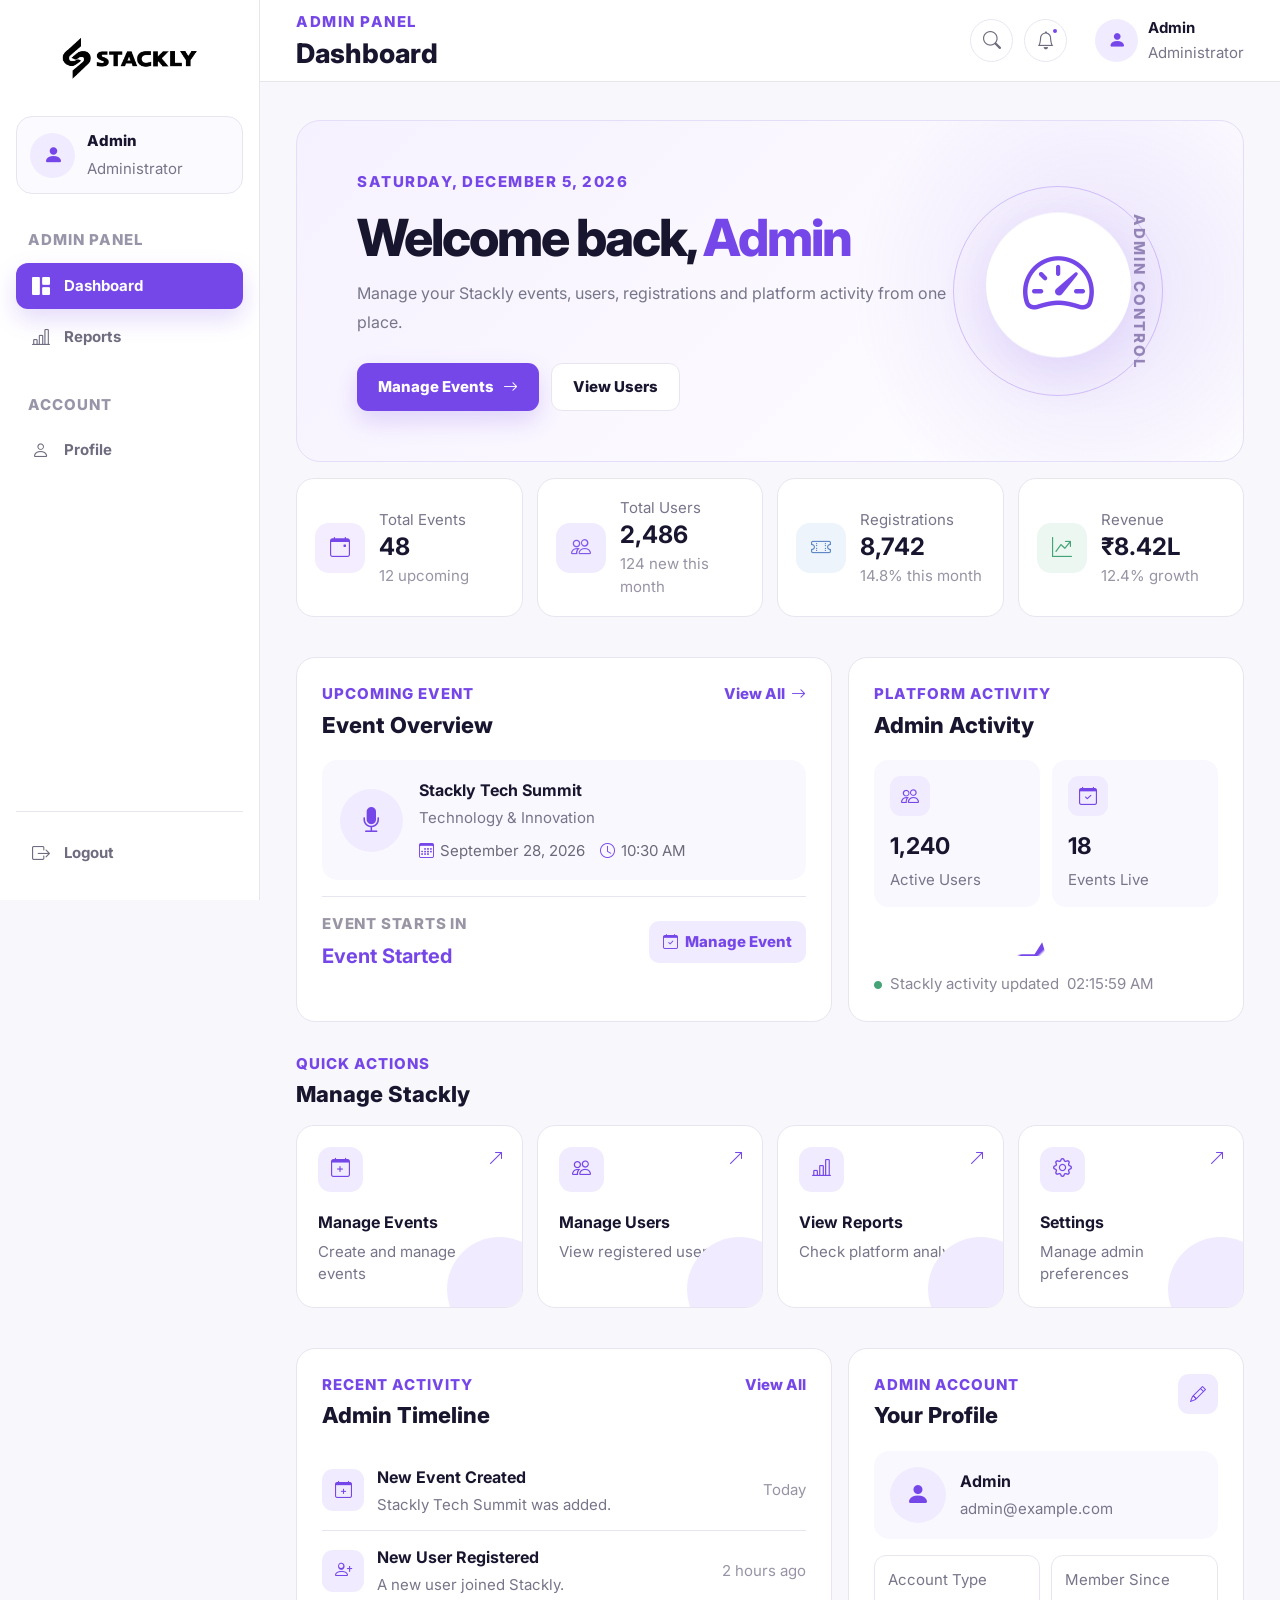
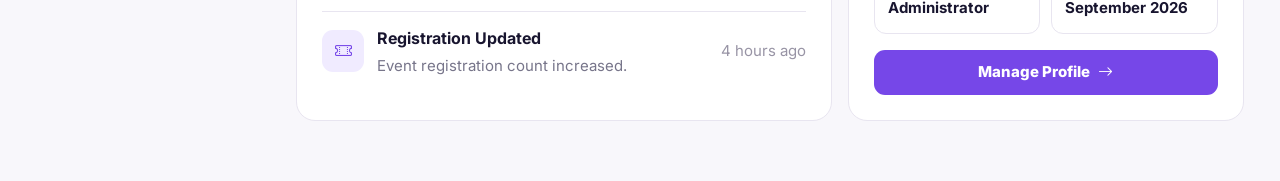
<file: admin-dashboard.html>
<!DOCTYPE html>
<html lang="en">

<head>

    <meta charset="UTF-8">

    <meta
        name="viewport"
        content="width=device-width, initial-scale=1.0"
    >

    <title>Stackly | Admin Dashboard</title>

    <link
        href="https://cdn.jsdelivr.net/npm/bootstrap@5.3.3/dist/css/bootstrap.min.css"
        rel="stylesheet"
    >

    <link
        href="https://cdn.jsdelivr.net/npm/bootstrap-icons@1.11.3/font/bootstrap-icons.min.css"
        rel="stylesheet"
    >

    <link
        href="https://fonts.googleapis.com/css2?family=Inter:wght@400;500;600;700;800&display=swap"
        rel="stylesheet"
    >

    <script src="https://cdn.jsdelivr.net/npm/gsap@3.12.5/dist/gsap.min.js"></script>

    <link
        rel="stylesheet"
        href="admin-dashboard.css"
    >

</head>


<body>

<div class="dashboard-wrapper">


    <aside
        class="dashboard-sidebar"
        id="dashboardSidebar"
    >

        <div class="sidebar-logo">

            <a href="admin-dashboard.html">

                <img
                    src="Assest/whitelogo.webp"
                    alt="Stackly Logo"
                >

            </a>

        </div>


        <div class="sidebar-user">

            <div class="sidebar-user-avatar">

                <i class="bi bi-person-fill"></i>

            </div>


            <div class="sidebar-user-info">

                <strong id="sidebarUserName">
                    Admin
                </strong>

                <span id="sidebarUserRole">
                    Administrator
                </span>

            </div>

        </div>


        <div class="sidebar-section-title">
            ADMIN PANEL
        </div>


        <nav class="sidebar-nav">

            <a
                href="admin-dashboard.html"
                class="sidebar-link active"
            >

                <i class="bi bi-grid-1x2-fill"></i>

                <span>
                    Dashboard
                </span>

            </a>




            <a
                href="reports.html"
                class="sidebar-link"
            >

                <i class="bi bi-bar-chart-line"></i>

                <span>
                    Reports
                </span>

            </a>

        </nav>


        <div class="sidebar-section-title">
            ACCOUNT
        </div>


        <nav class="sidebar-nav">

           


            <a
                href="profile.html"
                class="sidebar-link"
            >

                <i class="bi bi-person"></i>

                <span>
                    Profile
                </span>

            </a>

        </nav>


        <div class="sidebar-bottom">

            <a
                href="login.html"
                class="sidebar-link logout-link"
                id="logoutButton"
            >

                <i class="bi bi-box-arrow-right"></i>

                <span>
                    Logout
                </span>

            </a>

        </div>

    </aside>


    <div
        class="sidebar-overlay"
        id="sidebarOverlay"
    ></div>


    <main class="dashboard-main">


        <header class="dashboard-header">

            <div class="header-left">


                <button
                    type="button"
                    class="mobile-menu-button"
                    id="mobileMenuButton"
                    aria-label="Open navigation"
                    aria-expanded="false"
                >

                    <i class="bi bi-list"></i>

                </button>


                <a
                    href="admin-dashboard.html"
                    class="mobile-dashboard-logo"
                >

                    <img
                        src="Assest/whitelogo.webp"
                        alt="Stackly Logo"
                    >

                </a>


                <div class="dashboard-title">

                    <span>
                        ADMIN PANEL
                    </span>

                    <h1>
                        Dashboard
                    </h1>

                </div>

            </div>


            <div class="dashboard-header-actions">


                <a
                    href="error.html"
                    class="header-action"
                    aria-label="Search"
                >

                    <i class="bi bi-search"></i>

                </a>


                <a
                    href="error.html"
                    class="header-action notification-button"
                    aria-label="Notifications"
                >

                    <i class="bi bi-bell"></i>

                    <span></span>

                </a>


                <a
                    href="profile.html"
                    class="header-profile"
                >

                    <div class="header-profile-avatar">

                        <i class="bi bi-person-fill"></i>

                    </div>


                    <div>

                        <strong id="headerUserName">
                            Admin
                        </strong>

                        <small id="headerUserRole">
                            Administrator
                        </small>

                    </div>

                </a>

            </div>

        </header>


        <div class="dashboard-content">


            <section class="welcome-card">


                <div class="welcome-content">

                    <span
                        class="welcome-date"
                        id="currentDate"
                    >
                        TODAY
                    </span>


                    <h2>

                        Welcome back,

                        <span id="welcomeUser">
                            Admin
                        </span>

                    </h2>


                    <p>

                        Manage your Stackly events,
                        users, registrations and
                        platform activity from one place.

                    </p>


                    <div class="welcome-actions">

                        <a
                            href="error.html"
                            class="primary-button"
                        >

                            Manage Events

                            <i class="bi bi-arrow-right"></i>

                        </a>


                        <a
                            href="error.html"
                            class="secondary-button"
                        >

                            View Users

                        </a>

                    </div>

                </div>


                <div class="welcome-visual">

                    <div class="event-circle">

                        <i class="bi bi-speedometer2"></i>

                    </div>

                    <div class="event-ring"></div>

                    <span class="vertical-event-text">
                        ADMIN CONTROL
                    </span>

                </div>

            </section>


            <section class="dashboard-stats">


                <div class="stat-card">

                    <div class="stat-icon red">

                        <i class="bi bi-calendar-event"></i>

                    </div>


                    <div class="stat-content">

                        <span>
                            Total Events
                        </span>

                        <strong>
                            48
                        </strong>

                        <small>
                            12 upcoming
                        </small>

                    </div>

                </div>


                <div class="stat-card">

                    <div class="stat-icon purple">

                        <i class="bi bi-people"></i>

                    </div>


                    <div class="stat-content">

                        <span>
                            Total Users
                        </span>

                        <strong>
                            2,486
                        </strong>

                        <small>
                            124 new this month
                        </small>

                    </div>

                </div>


                <div class="stat-card">

                    <div class="stat-icon blue">

                        <i class="bi bi-ticket-perforated"></i>

                    </div>


                    <div class="stat-content">

                        <span>
                            Registrations
                        </span>

                        <strong>
                            8,742
                        </strong>

                        <small>
                            14.8% this month
                        </small>

                    </div>

                </div>


                <div class="stat-card">

                    <div class="stat-icon green">

                        <i class="bi bi-graph-up-arrow"></i>

                    </div>


                    <div class="stat-content">

                        <span>
                            Revenue
                        </span>

                        <strong>
                            ₹8.42L
                        </strong>

                        <small>
                            12.4% growth
                        </small>

                    </div>

                </div>


            </section>
            <br>


            <section class="dashboard-grid">


                <div class="dashboard-panel">


                    <div class="panel-heading">

                        <div>

                            <span>
                                UPCOMING EVENT
                            </span>

                            <h3>
                                Event Overview
                            </h3>

                        </div>


                        <a
                            href="error.html"
                            class="view-link"
                        >

                            View All

                            <i class="bi bi-arrow-right"></i>

                        </a>

                    </div>


                    <div class="event-main">

                        <div class="event-avatar">

                            <i class="bi bi-mic-fill"></i>

                        </div>


                        <div class="event-details">

                            <strong>
                                Stackly Tech Summit
                            </strong>

                            <span>
                                Technology & Innovation
                            </span>


                            <div class="event-info">

                                <span>

                                    <i class="bi bi-calendar3"></i>

                                    September 28, 2026

                                </span>


                                <span>

                                    <i class="bi bi-clock"></i>

                                    10:30 AM

                                </span>

                            </div>

                        </div>

                    </div>


                    <div class="event-countdown">

                        <div>

                            <span>
                                EVENT STARTS IN
                            </span>

                            <strong id="eventCountdown">
                                18d 04h 20m
                            </strong>

                        </div>


                        <a
                            href="error.html"
                            class="small-action"
                        >

                            <i class="bi bi-calendar-check"></i>

                            Manage Event

                        </a>

                    </div>


                </div>


                <div class="dashboard-panel">


                    <div class="panel-heading">

                        <div>

                            <span>
                                PLATFORM ACTIVITY
                            </span>

                            <h3>
                                Admin Activity
                            </h3>

                        </div>

                    </div>


                    <div class="activity-summary">


                        <div class="activity-metric">

                            <div class="metric-icon">

                                <i class="bi bi-people"></i>

                            </div>

                            <strong>
                                1,240
                            </strong>

                            <span>
                                Active Users
                            </span>

                        </div>


                        <div class="activity-metric">

                            <div class="metric-icon">

                                <i class="bi bi-calendar-check"></i>

                            </div>

                            <strong>
                                18
                            </strong>

                            <span>
                                Events Live
                            </span>

                        </div>

                    </div>


                    <div class="activity-line">

                        <div></div>

                    </div>


                    <div class="live-status">

                        <i class="bi bi-circle-fill"></i>

                        Stackly activity updated

                        <span id="liveTime">
                            just now
                        </span>

                    </div>

                </div>


            </section>


            <section class="quick-actions-section">


                <div class="section-heading">

                    <span>
                        QUICK ACTIONS
                    </span>

                    <h3>
                        Manage Stackly
                    </h3>

                </div>


                <div class="quick-actions">


                    <a
                        href="error.html"
                        class="quick-action-card"
                    >

                        <div class="quick-action-icon">

                            <i class="bi bi-calendar-plus"></i>

                        </div>

                        <strong>
                            Manage Events
                        </strong>

                        <span>
                            Create and manage events
                        </span>

                        <i class="bi bi-arrow-up-right action-arrow"></i>

                    </a>


                    <a
                        href="error.html"
                        class="quick-action-card"
                    >

                        <div class="quick-action-icon">

                            <i class="bi bi-people"></i>

                        </div>

                        <strong>
                            Manage Users
                        </strong>

                        <span>
                            View registered users
                        </span>

                        <i class="bi bi-arrow-up-right action-arrow"></i>

                    </a>


                    <a
                        href="error.html"
                        class="quick-action-card"
                    >

                        <div class="quick-action-icon">

                            <i class="bi bi-bar-chart-line"></i>

                        </div>

                        <strong>
                            View Reports
                        </strong>

                        <span>
                            Check platform analytics
                        </span>

                        <i class="bi bi-arrow-up-right action-arrow"></i>

                    </a>


                    <a
                        href="error.html"
                        class="quick-action-card"
                    >

                        <div class="quick-action-icon">

                            <i class="bi bi-gear"></i>

                        </div>

                        <strong>
                            Settings
                        </strong>

                        <span>
                            Manage admin preferences
                        </span>

                        <i class="bi bi-arrow-up-right action-arrow"></i>

                    </a>


                </div>

            </section>
            <br>


            <section class="dashboard-grid bottom-grid">


                <div class="dashboard-panel">


                    <div class="panel-heading">

                        <div>

                            <span>
                                RECENT ACTIVITY
                            </span>

                            <h3>
                                Admin Timeline
                            </h3>

                        </div>


                        <a
                            href="error.html"
                            class="view-link"
                        >
                            View All
                        </a>

                    </div>


                    <div class="activity-list">


                        <div class="activity-item">

                            <div class="activity-icon">

                                <i class="bi bi-calendar-plus"></i>

                            </div>


                            <div class="activity-info">

                                <strong>
                                    New Event Created
                                </strong>

                                <span>
                                    Stackly Tech Summit was added.
                                </span>

                            </div>


                            <small>
                                Today
                            </small>

                        </div>


                        <div class="activity-item">

                            <div class="activity-icon">

                                <i class="bi bi-person-plus"></i>

                            </div>


                            <div class="activity-info">

                                <strong>
                                    New User Registered
                                </strong>

                                <span>
                                    A new user joined Stackly.
                                </span>

                            </div>


                            <small>
                                2 hours ago
                            </small>

                        </div>


                        <div class="activity-item">

                            <div class="activity-icon">

                                <i class="bi bi-ticket-perforated"></i>

                            </div>


                            <div class="activity-info">

                                <strong>
                                    Registration Updated
                                </strong>

                                <span>
                                    Event registration count increased.
                                </span>

                            </div>


                            <small>
                                4 hours ago
                            </small>

                        </div>


                    </div>


                </div>


                <div class="dashboard-panel profile-panel">


                    <div class="panel-heading">

                        <div>

                            <span>
                                ADMIN ACCOUNT
                            </span>

                            <h3>
                                Your Profile
                            </h3>

                        </div>


                        <a
                            href="error.html"
                            class="profile-edit"
                        >

                            <i class="bi bi-pencil"></i>

                        </a>

                    </div>


                    <div class="profile-summary">

                        <div class="large-profile-avatar">

                            <i class="bi bi-person-fill"></i>

                        </div>


                        <div>

                            <strong id="profileUserName">
                                Admin
                            </strong>

                            <span id="profileEmail">
                                admin@example.com
                            </span>

                        </div>

                    </div>


                    <div class="profile-details">


                        <div>

                            <span>
                                Account Type
                            </span>

                            <strong id="profileRole">
                                Administrator
                            </strong>

                        </div>


                        <div>

                            <span>
                                Member Since
                            </span>

                            <strong>
                                September 2026
                            </strong>

                        </div>

                    </div>


                    <a
                        href="error.html"
                        class="profile-button"
                    >

                        Manage Profile

                        <i class="bi bi-arrow-right"></i>

                    </a>


                </div>


            </section>


        </div>


    </main>

</div>


<script src="admin-dashboard.js"></script>

</body>

</html>
</file>
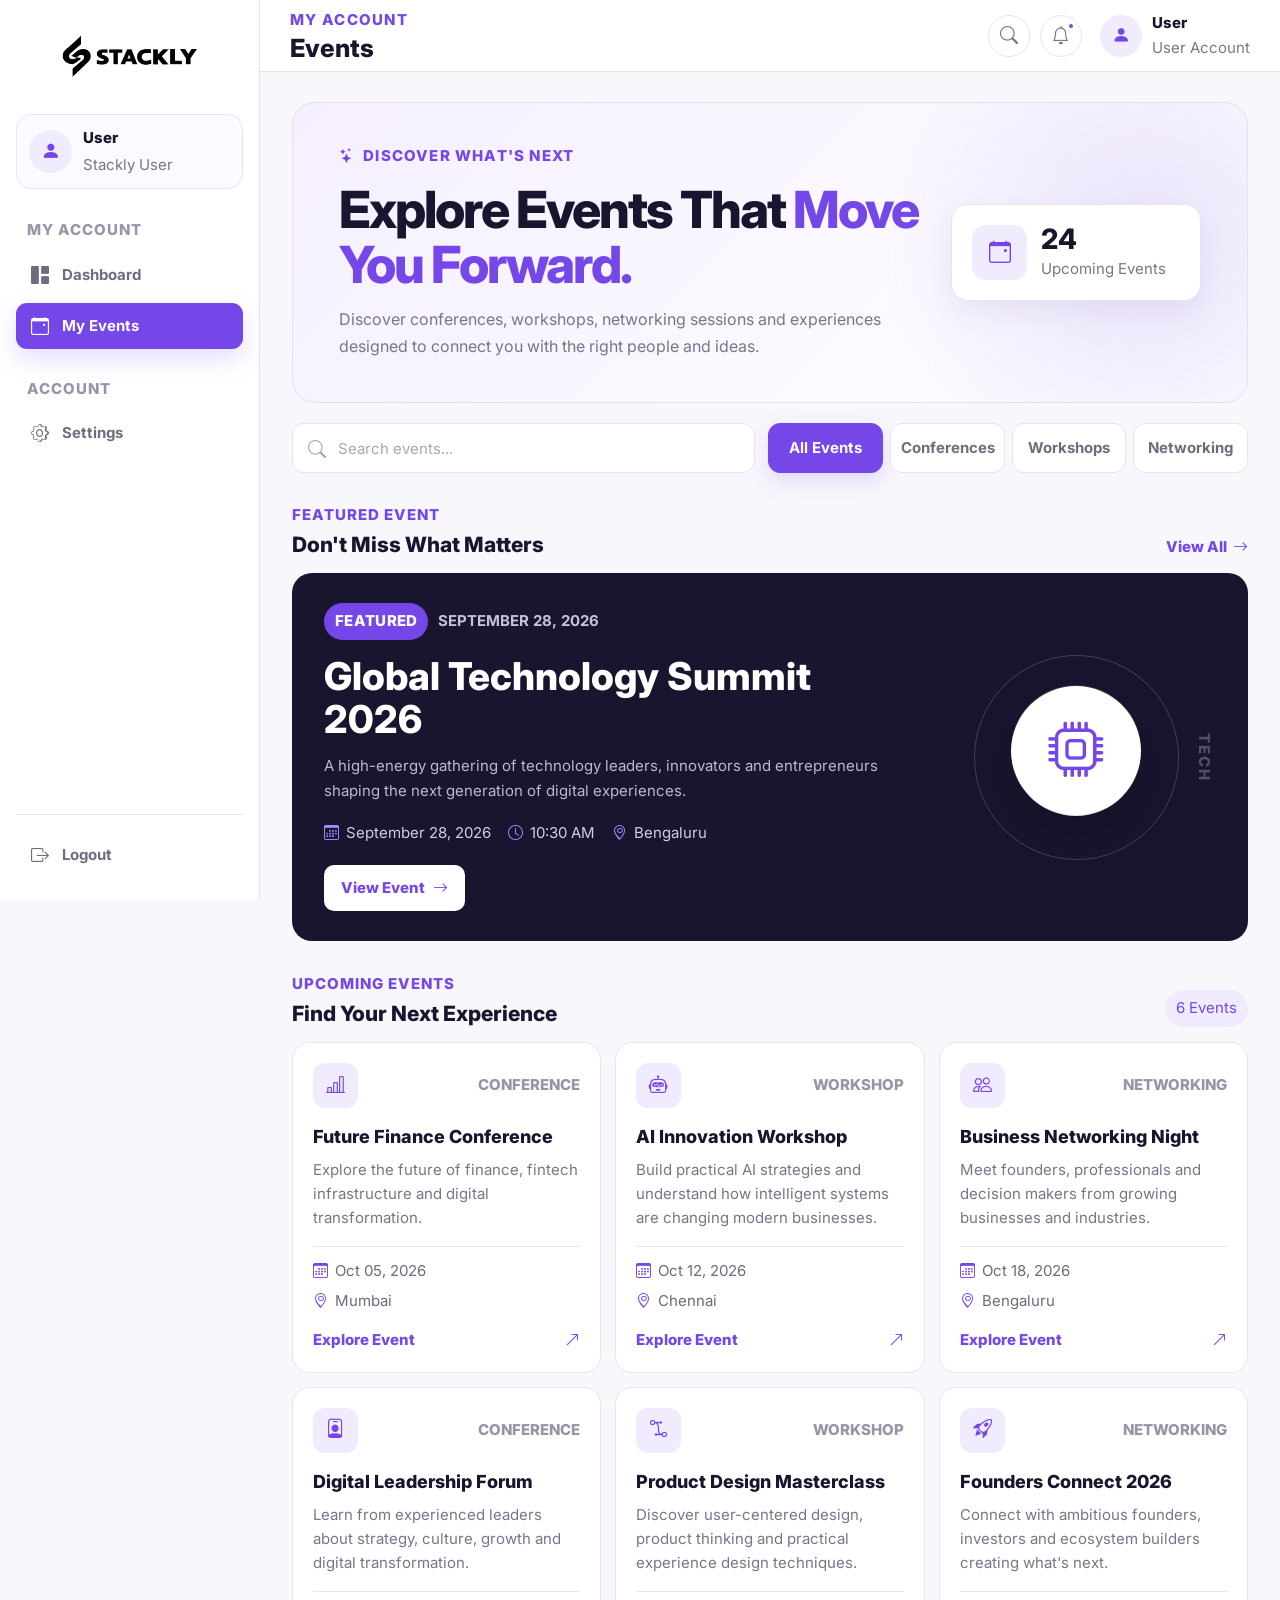
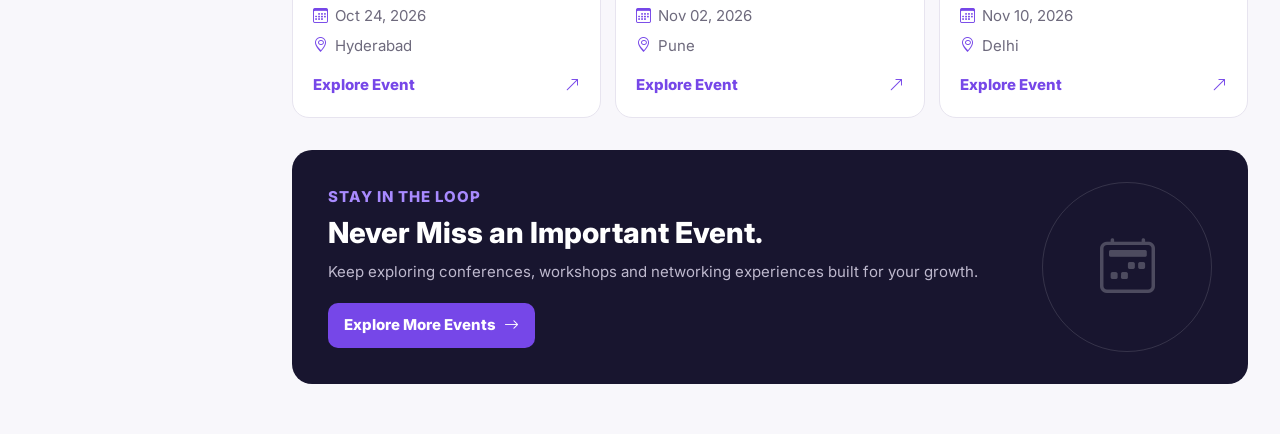
<file: eventpage.html>
<!DOCTYPE html>
<html lang="en">

<head>

    <meta charset="UTF-8">

    <meta
        name="viewport"
        content="width=device-width, initial-scale=1.0"
    >

    <meta
        name="description"
        content="Stackly Events"
    >

    <title>Stackly | Events</title>

    <link
        href="https://cdn.jsdelivr.net/npm/bootstrap@5.3.3/dist/css/bootstrap.min.css"
        rel="stylesheet"
    >

    <link
        href="https://cdn.jsdelivr.net/npm/bootstrap-icons@1.11.3/font/bootstrap-icons.min.css"
        rel="stylesheet"
    >

    <link
        href="https://fonts.googleapis.com/css2?family=Inter:wght@400;500;600;700;800&display=swap"
        rel="stylesheet"
    >

    <script src="https://cdn.jsdelivr.net/npm/gsap@3.12.5/dist/gsap.min.js"></script>

    <link
        rel="stylesheet"
        href="eventpage.css"
    >

</head>


<body>

<div class="events-wrapper">


    <aside
        class="events-sidebar"
        id="eventsSidebar"
    >

        <div class="events-sidebar-logo">

            <a href="user-dashboard.html">

                <img
                    src="Assest/whitelogo.webp"
                    alt="Stackly Logo"
                >

            </a>

        </div>


        <div class="events-sidebar-user">

            <div class="events-sidebar-avatar">

                <i class="bi bi-person-fill"></i>

            </div>

            <div class="events-sidebar-user-info">

                <strong id="sidebarUserName">
                    User
                </strong>

                <span>
                    Stackly User
                </span>

            </div>

        </div>


        <div class="events-sidebar-title">
            MY ACCOUNT
        </div>


        <nav class="events-sidebar-nav">

            <a
                href="user-dashboard.html"
                class="events-sidebar-link"
            >

                <i class="bi bi-grid-1x2-fill"></i>

                <span>
                    Dashboard
                </span>

            </a>


            <a
                href="eventpage.html"
                class="events-sidebar-link active"
            >

                <i class="bi bi-calendar-event"></i>

                <span>
                    My Events
                </span>

            </a>

        </nav>


        <div class="events-sidebar-title">
            ACCOUNT
        </div>


        <nav class="events-sidebar-nav">

            <a
                href="settings.html"
                class="events-sidebar-link"
            >

                <i class="bi bi-gear"></i>

                <span>
                    Settings
                </span>

            </a>

        </nav>


        <div class="events-sidebar-bottom">

            <a
                href="login.html"
                class="events-sidebar-link"
                id="logoutButton"
            >

                <i class="bi bi-box-arrow-right"></i>

                <span>
                    Logout
                </span>

            </a>

        </div>

    </aside>


    <div
        class="events-sidebar-overlay"
        id="eventsSidebarOverlay"
    ></div>


    <main class="events-main">


        <header class="events-header">

            <div class="events-header-left">

                <button
                    type="button"
                    class="events-mobile-menu"
                    id="eventsMobileMenu"
                    aria-label="Open navigation"
                    aria-expanded="false"
                >

                    <i class="bi bi-list"></i>

                </button>


                <a
                    href="user-dashboard.html"
                    class="events-mobile-logo"
                >

                    <img
                        src="Assest/whitelogo.webp"
                        alt="Stackly Logo"
                    >

                </a>


                <div class="events-page-title">

                    <span>
                        MY ACCOUNT
                    </span>

                    <h1>
                        Events
                    </h1>

                </div>

            </div>


            <div class="events-header-actions">

                <a
                    href="error.html"
                    class="events-header-action"
                    aria-label="Search"
                >

                    <i class="bi bi-search"></i>

                </a>


                <a
                    href="error.html"
                    class="events-header-action events-notification"
                    aria-label="Notifications"
                >

                    <i class="bi bi-bell"></i>

                    <span></span>

                </a>


                <a
                    href="error.html"
                    class="events-header-profile"
                >

                    <div class="events-header-avatar">

                        <i class="bi bi-person-fill"></i>

                    </div>

                    <div>

                        <strong id="headerUserName">
                            User
                        </strong>

                        <small>
                            User Account
                        </small>

                    </div>

                </a>

            </div>

        </header>


        <div class="events-content">


            <section class="events-intro">

                <div class="events-intro-content">

                    <span class="events-eyebrow">

                        <i class="bi bi-stars"></i>

                        DISCOVER WHAT'S NEXT

                    </span>


                    <h2>

                        Explore Events That

                        <span>
                            Move You Forward.
                        </span>

                    </h2>


                    <p>

                        Discover conferences, workshops,
                        networking sessions and experiences
                        designed to connect you with the right
                        people and ideas.

                    </p>

                </div>


                <div class="events-total-card">

                    <div class="events-total-icon">

                        <i class="bi bi-calendar-event"></i>

                    </div>

                    <div>

                        <strong>
                            24
                        </strong>

                        <span>
                            Upcoming Events
                        </span>

                    </div>

                </div>

            </section>


            <section class="events-toolbar">

                <div class="events-search">

                    <i class="bi bi-search"></i>

                    <input
                        type="search"
                        id="eventSearch"
                        placeholder="Search events..."
                        aria-label="Search events"
                    >

                </div>


                <div class="events-filters">

                    <button
                        type="button"
                        class="events-filter active"
                        data-filter="all"
                    >
                        All Events
                    </button>

                    <button
                        type="button"
                        class="events-filter"
                        data-filter="conference"
                    >
                        Conferences
                    </button>

                    <button
                        type="button"
                        class="events-filter"
                        data-filter="workshop"
                    >
                        Workshops
                    </button>

                    <button
                        type="button"
                        class="events-filter"
                        data-filter="networking"
                    >
                        Networking
                    </button>

                </div>

            </section>


            <section class="events-section">

                <div class="events-section-heading">

                    <div>

                        <span>
                            FEATURED EVENT
                        </span>

                        <h3>
                            Don't Miss What Matters
                        </h3>

                    </div>

                    <a
                        href="error.html"
                        class="events-view-link"
                    >
                        View All
                        <i class="bi bi-arrow-right"></i>
                    </a>

                </div>


                <article
                    class="featured-event"
                    data-category="conference"
                    data-title="global technology summit 2026"
                >

                    <div class="featured-event-content">

                        <div class="featured-event-top">

                            <span class="featured-tag">
                                FEATURED
                            </span>

                            <span class="featured-date">
                                SEPTEMBER 28, 2026
                            </span>

                        </div>


                        <h2>
                            Global Technology Summit 2026
                        </h2>


                        <p>

                            A high-energy gathering of technology
                            leaders, innovators and entrepreneurs
                            shaping the next generation of digital
                            experiences.

                        </p>


                        <div class="featured-details">

                            <span>

                                <i class="bi bi-calendar3"></i>

                                September 28, 2026

                            </span>


                            <span>

                                <i class="bi bi-clock"></i>

                                10:30 AM

                            </span>


                            <span>

                                <i class="bi bi-geo-alt"></i>

                                Bengaluru

                            </span>

                        </div>


                        <a
                            href="error.html"
                            class="events-primary-button"
                        >

                            View Event

                            <i class="bi bi-arrow-right"></i>

                        </a>

                    </div>


                    <div class="featured-event-visual">

                        <div class="featured-circle">

                            <i class="bi bi-cpu"></i>

                        </div>

                        <div class="featured-ring"></div>

                        <span>
                            TECH
                        </span>

                    </div>

                </article>

            </section>


            <section class="events-section upcoming-section">

                <div class="events-section-heading">

                    <div>

                        <span>
                            UPCOMING EVENTS
                        </span>

                        <h3>
                            Find Your Next Experience
                        </h3>

                    </div>

                    <span
                        class="events-result-count"
                        id="eventResultCount"
                    >
                        6 Events
                    </span>

                </div>


                <div
                    class="events-grid"
                    id="eventsGrid"
                >


                    <article
                        class="event-card"
                        data-category="conference"
                        data-title="future finance conference"
                    >

                        <div class="event-card-top">

                            <div class="event-card-icon">

                                <i class="bi bi-bar-chart-line"></i>

                            </div>

                            <span>
                                CONFERENCE
                            </span>

                        </div>


                        <h3>
                            Future Finance Conference
                        </h3>


                        <p>
                            Explore the future of finance,
                            fintech infrastructure and digital
                            transformation.
                        </p>


                        <div class="event-card-info">

                            <span>
                                <i class="bi bi-calendar3"></i>
                                Oct 05, 2026
                            </span>

                            <span>
                                <i class="bi bi-geo-alt"></i>
                                Mumbai
                            </span>

                        </div>


                        <a
                            href="error.html"
                            class="event-card-link"
                        >

                            Explore Event

                            <i class="bi bi-arrow-up-right"></i>

                        </a>

                    </article>


                    <article
                        class="event-card"
                        data-category="workshop"
                        data-title="ai innovation workshop"
                    >

                        <div class="event-card-top">

                            <div class="event-card-icon">

                                <i class="bi bi-robot"></i>

                            </div>

                            <span>
                                WORKSHOP
                            </span>

                        </div>


                        <h3>
                            AI Innovation Workshop
                        </h3>


                        <p>
                            Build practical AI strategies and
                            understand how intelligent systems
                            are changing modern businesses.
                        </p>


                        <div class="event-card-info">

                            <span>
                                <i class="bi bi-calendar3"></i>
                                Oct 12, 2026
                            </span>

                            <span>
                                <i class="bi bi-geo-alt"></i>
                                Chennai
                            </span>

                        </div>


                        <a
                            href="error.html"
                            class="event-card-link"
                        >

                            Explore Event

                            <i class="bi bi-arrow-up-right"></i>

                        </a>

                    </article>


                    <article
                        class="event-card"
                        data-category="networking"
                        data-title="business networking night"
                    >

                        <div class="event-card-top">

                            <div class="event-card-icon">

                                <i class="bi bi-people"></i>

                            </div>

                            <span>
                                NETWORKING
                            </span>

                        </div>


                        <h3>
                            Business Networking Night
                        </h3>


                        <p>
                            Meet founders, professionals and
                            decision makers from growing
                            businesses and industries.
                        </p>


                        <div class="event-card-info">

                            <span>
                                <i class="bi bi-calendar3"></i>
                                Oct 18, 2026
                            </span>

                            <span>
                                <i class="bi bi-geo-alt"></i>
                                Bengaluru
                            </span>

                        </div>


                        <a
                            href="error.html"
                            class="event-card-link"
                        >

                            Explore Event

                            <i class="bi bi-arrow-up-right"></i>

                        </a>

                    </article>


                    <article
                        class="event-card"
                        data-category="conference"
                        data-title="digital leadership forum"
                    >

                        <div class="event-card-top">

                            <div class="event-card-icon">

                                <i class="bi bi-person-badge"></i>

                            </div>

                            <span>
                                CONFERENCE
                            </span>

                        </div>


                        <h3>
                            Digital Leadership Forum
                        </h3>


                        <p>
                            Learn from experienced leaders about
                            strategy, culture, growth and digital
                            transformation.
                        </p>


                        <div class="event-card-info">

                            <span>
                                <i class="bi bi-calendar3"></i>
                                Oct 24, 2026
                            </span>

                            <span>
                                <i class="bi bi-geo-alt"></i>
                                Hyderabad
                            </span>

                        </div>


                        <a
                            href="error.html"
                            class="event-card-link"
                        >

                            Explore Event

                            <i class="bi bi-arrow-up-right"></i>

                        </a>

                    </article>


                    <article
                        class="event-card"
                        data-category="workshop"
                        data-title="product design masterclass"
                    >

                        <div class="event-card-top">

                            <div class="event-card-icon">

                                <i class="bi bi-bezier2"></i>

                            </div>

                            <span>
                                WORKSHOP
                            </span>

                        </div>


                        <h3>
                            Product Design Masterclass
                        </h3>


                        <p>
                            Discover user-centered design,
                            product thinking and practical
                            experience design techniques.
                        </p>


                        <div class="event-card-info">

                            <span>
                                <i class="bi bi-calendar3"></i>
                                Nov 02, 2026
                            </span>

                            <span>
                                <i class="bi bi-geo-alt"></i>
                                Pune
                            </span>

                        </div>


                        <a
                            href="error.html"
                            class="event-card-link"
                        >

                            Explore Event

                            <i class="bi bi-arrow-up-right"></i>

                        </a>

                    </article>


                    <article
                        class="event-card"
                        data-category="networking"
                        data-title="founders connect 2026"
                    >

                        <div class="event-card-top">

                            <div class="event-card-icon">

                                <i class="bi bi-rocket-takeoff"></i>

                            </div>

                            <span>
                                NETWORKING
                            </span>

                        </div>


                        <h3>
                            Founders Connect 2026
                        </h3>


                        <p>
                            Connect with ambitious founders,
                            investors and ecosystem builders
                            creating what's next.
                        </p>


                        <div class="event-card-info">

                            <span>
                                <i class="bi bi-calendar3"></i>
                                Nov 10, 2026
                            </span>

                            <span>
                                <i class="bi bi-geo-alt"></i>
                                Delhi
                            </span>

                        </div>


                        <a
                            href="error.html"
                            class="event-card-link"
                        >

                            Explore Event

                            <i class="bi bi-arrow-up-right"></i>

                        </a>

                    </article>


                </div>


                <div
                    class="events-empty"
                    id="eventsEmpty"
                >

                    <i class="bi bi-search"></i>

                    <h3>
                        No Events Found
                    </h3>

                    <p>
                        Try another search or choose a different category.
                    </p>

                </div>

            </section>


            <section class="events-cta">

                <div class="events-cta-content">

                    <span>
                        STAY IN THE LOOP
                    </span>

                    <h2>
                        Never Miss an Important Event.
                    </h2>

                    <p>
                        Keep exploring conferences, workshops and
                        networking experiences built for your growth.
                    </p>

                    <a
                        href="error.html"
                        class="events-cta-button"
                    >

                        Explore More Events

                        <i class="bi bi-arrow-right"></i>

                    </a>

                </div>


                <div class="events-cta-decoration">

                    <i class="bi bi-calendar2-week"></i>

                </div>

            </section>


        </div>

    </main>

</div>


<script src="eventspage.js"></script>

</body>

</html>
</file>
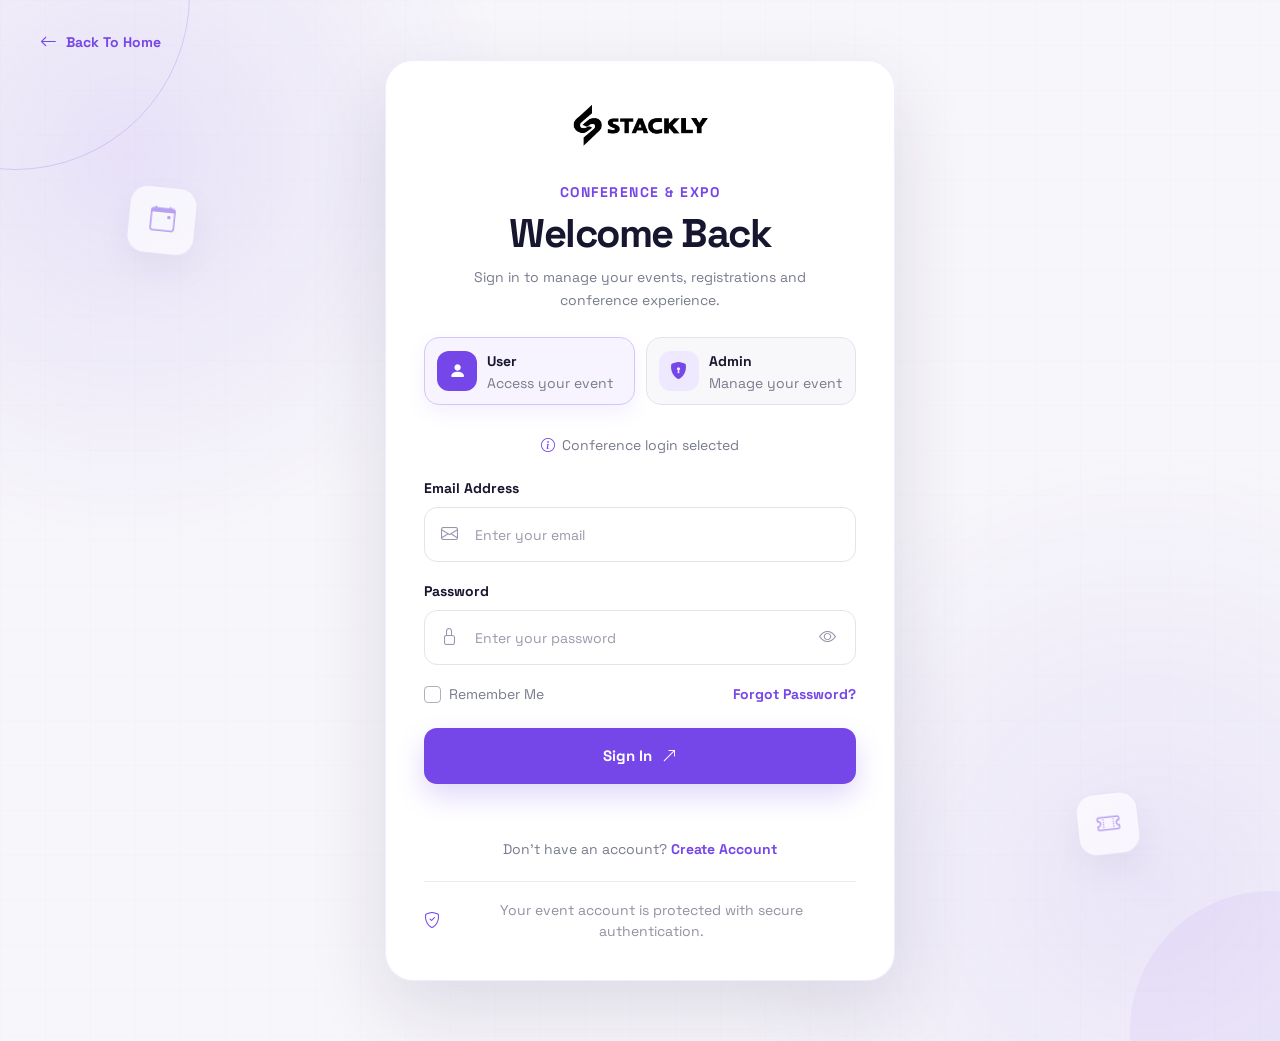
<file: login.html>
<!DOCTYPE html>
<html lang="en">

<head>

    <meta charset="UTF-8">

    <meta
        name="viewport"
        content="width=device-width, initial-scale=1.0"
    >

    <title>Login | Stackly</title>


    <link
        href="https://cdn.jsdelivr.net/npm/bootstrap@5.3.3/dist/css/bootstrap.min.css"
        rel="stylesheet"
    >

    <link
        rel="stylesheet"
        href="https://cdn.jsdelivr.net/npm/bootstrap-icons@1.11.3/font/bootstrap-icons.min.css"
    >

    <link
        href="https://fonts.googleapis.com/css2?family=Space+Grotesk:wght@400;500;600;700&display=swap"
        rel="stylesheet"
    >

    <script src="https://cdn.jsdelivr.net/npm/gsap@3.12.5/dist/gsap.min.js"></script>

    <link
        rel="stylesheet"
        href="login.css"
    >

</head>


<body>


<main class="stackly-login-page">


    <div class="stackly-login-bg-circle stackly-login-bg-one"></div>

    <div class="stackly-login-bg-circle stackly-login-bg-two"></div>

    <div class="stackly-login-grid"></div>


    <a
        href="index.html"
        class="stackly-login-back"
    >

        <i class="bi bi-arrow-left"></i>

        <span>
            Back To Home
        </span>

    </a>


    <div class="stackly-login-floating stackly-login-floating-one">
        <i class="bi bi-calendar-event"></i>
    </div>


    <div class="stackly-login-floating stackly-login-floating-two">
        <i class="bi bi-ticket-perforated"></i>
    </div>


    <section class="stackly-login-card">

<div class="stackly-login-brand">

     <a href="index.html"> <img
        src="Assest/whitelogo.webp"
        alt="Stackly"
        class="stackly-login-logo"
    >
    </a>

</div>


        <div class="stackly-login-heading">

            <span>
                CONFERENCE & EXPO
            </span>

            <h1>
                Welcome Back
            </h1>

            <p>
                Sign in to manage your events,
                registrations and conference experience.
            </p>

        </div>


    <div class="stackly-login-role-switch">

    <button
        type="button"
        class="stackly-role-btn active"
        data-role="User"
    >

        <span class="stackly-role-icon">
            <i class="bi bi-person-fill"></i>
        </span>

        <span class="stackly-role-content">
            <strong>User</strong>
            <small>Access your event</small>
        </span>

    </button>


    <button
        type="button"
        class="stackly-role-btn"
        data-role="Admin"
    >

        <span class="stackly-role-icon">
            <i class="bi bi-shield-lock-fill"></i>
        </span>

        <span class="stackly-role-content">
            <strong>Admin</strong>
            <small>Manage your event</small>
        </span>

    </button>

</div>


        <div class="stackly-login-event-label">

            <i class="bi bi-info-circle"></i>

            <span id="selectedEventText">
                Conference login selected
            </span>

        </div>


       


        <form
            id="stacklyLoginForm"
            class="stackly-login-form"
            novalidate
        >


            <div class="stackly-form-group">

                <label for="stacklyEmail">
                    Email Address
                </label>

                <div class="stackly-input-wrapper">

                    <i class="bi bi-envelope"></i>

                    <input
                        type="email"
                        id="stacklyEmail"
                        placeholder="Enter your email"
                        autocomplete="email"
                        maxlength="100"
                        required
                    >

                </div>

                <small class="stackly-field-error">
                    Please enter a valid email address.
                </small>

            </div>


            <div class="stackly-form-group">

                <label for="stacklyPassword">
                    Password
                </label>

                <div class="stackly-input-wrapper">

                    <i class="bi bi-lock"></i>

                    <input
                        type="password"
                        id="stacklyPassword"
                        placeholder="Enter your password"
                        autocomplete="current-password"
                        minlength="6"
                        maxlength="50"
                        required
                    >


                    <button
                        type="button"
                        class="stackly-password-toggle"
                        id="stacklyPasswordToggle"
                        aria-label="Show password"
                    >

                        <i class="bi bi-eye"></i>

                    </button>

                </div>

                <small class="stackly-field-error">
                    Password must contain at least 6 characters.
                </small>

            </div>


            <div class="stackly-login-options">


                <label class="stackly-remember">

                    <input
                        type="checkbox"
                        id="stacklyRemember"
                    >

                    <span class="stackly-custom-check"></span>

                    <span>
                        Remember Me
                    </span>

                </label>


                <a
                    href="error.html"
                    class="stackly-forgot"
                >
                    Forgot Password?
                </a>


            </div>


            <button
                type="submit"
                class="stackly-login-submit"
                id="stacklyLoginSubmit"
            >

                <span class="stackly-submit-text">
                    Sign In
                </span>

                <span class="stackly-submit-loader">
                    <i class="bi bi-arrow-repeat"></i>
                </span>

                <i class="bi bi-arrow-up-right stackly-submit-arrow"></i>

            </button>


            <div
                class="stackly-login-message"
                id="stacklyLoginMessage"
                aria-live="polite"
            ></div>


        </form>


        <div class="stackly-register">

            <span>
                Don't have an account?
            </span>

            <a href="register.html">
                Create Account
            </a>

        </div>


        <div class="stackly-security">

            <i class="bi bi-shield-check"></i>

            <span>
                Your event account is protected with secure authentication.
            </span>

        </div>


    </section>


</main>


<script src="login.js"></script>

</body>

</html>
</file>
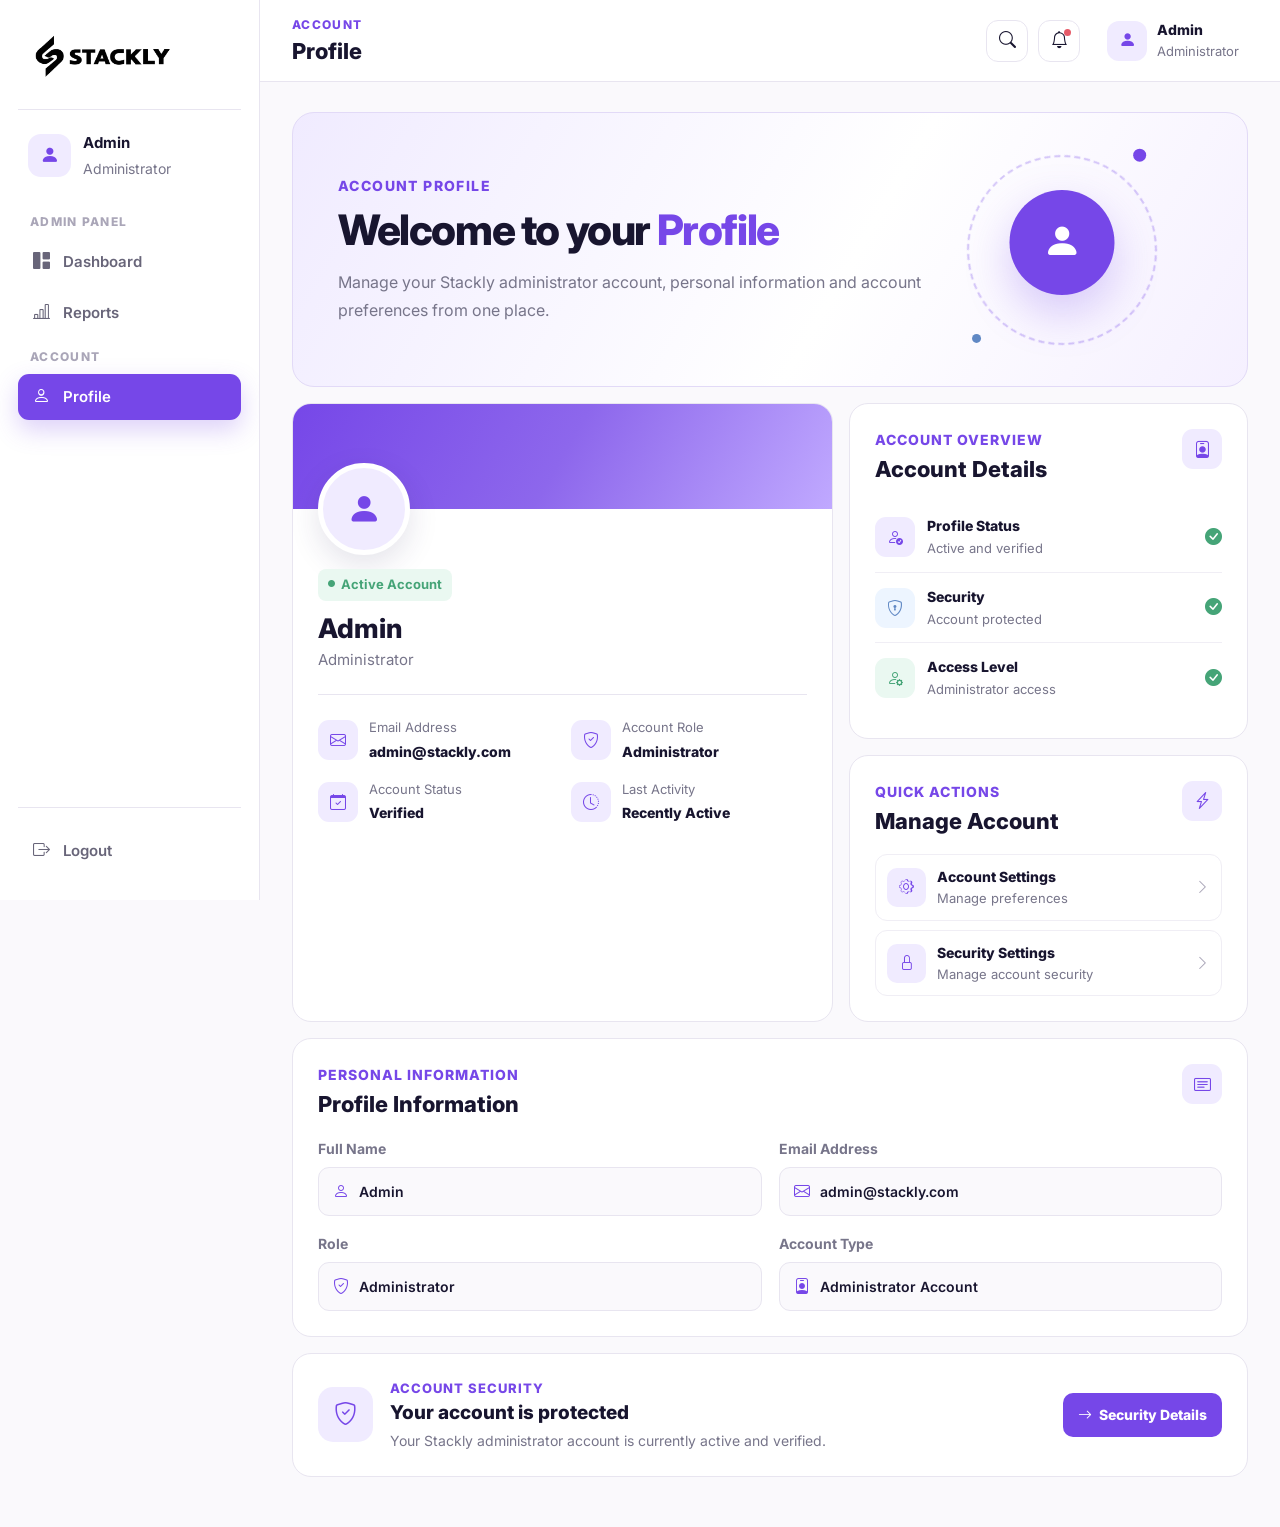
<file: profile.html>
<!DOCTYPE html>
<html lang="en">

<head>
    <meta charset="UTF-8">

    <meta
        name="viewport"
        content="width=device-width, initial-scale=1.0"
    >

    <title>Stackly | Profile</title>

    <link
        href="https://cdn.jsdelivr.net/npm/bootstrap@5.3.3/dist/css/bootstrap.min.css"
        rel="stylesheet"
    >

    <link
        href="https://cdn.jsdelivr.net/npm/bootstrap-icons@1.11.3/font/bootstrap-icons.min.css"
        rel="stylesheet"
    >

    <link
        href="https://fonts.googleapis.com/css2?family=Inter:wght@400;500;600;700;800&display=swap"
        rel="stylesheet"
    >

    <script src="https://cdn.jsdelivr.net/npm/gsap@3.12.5/dist/gsap.min.js"></script>

    <link
        rel="stylesheet"
        href="profile.css"
    >
</head>

<body>

<div class="dashboard-wrapper">

    <aside
        class="dashboard-sidebar"
        id="dashboardSidebar"
    >

        <div class="sidebar-logo">
            <a href="admin-dashboard.html">
                <img
                    src="Assest/whitelogo.webp"
                    alt="Stackly Logo"
                >
            </a>
        </div>

        <div class="sidebar-user">

            <div class="sidebar-user-avatar">
                <i class="bi bi-person-fill"></i>
            </div>

            <div class="sidebar-user-info">

                <strong id="sidebarUserName">
                    Admin
                </strong>

                <span id="sidebarUserRole">
                    Administrator
                </span>

            </div>

        </div>

        <div class="sidebar-section-title">
            ADMIN PANEL
        </div>

        <nav class="sidebar-nav">

            <a
                href="admin-dashboard.html"
                class="sidebar-link"
            >
                <i class="bi bi-grid-1x2-fill"></i>
                <span>Dashboard</span>
            </a>

           

           

            <a
                href="reports.html"
                class="sidebar-link"
            >
                <i class="bi bi-bar-chart-line"></i>
                <span>Reports</span>
            </a>

        

        </nav>

        <div class="sidebar-section-title">
            ACCOUNT
        </div>

        <nav class="sidebar-nav">

            <a
                href="profile.html"
                class="sidebar-link active"
            >
                <i class="bi bi-person"></i>
                <span>Profile</span>
            </a>

        </nav>

        <div class="sidebar-bottom">

            <a
                href="login.html"
                class="sidebar-link logout-link"
                id="logoutButton"
            >
                <i class="bi bi-box-arrow-right"></i>
                <span>Logout</span>
            </a>

        </div>

    </aside>

    <div
        class="sidebar-overlay"
        id="sidebarOverlay"
    ></div>

    <main class="dashboard-main">

        <header class="dashboard-header">

            <div class="header-left">

                <button
                    type="button"
                    class="mobile-menu-button"
                    id="mobileMenuButton"
                    aria-label="Open navigation"
                    aria-expanded="false"
                >
                    <i class="bi bi-list"></i>
                </button>

                <a
                    href="admin-dashboard.html"
                    class="mobile-dashboard-logo"
                >
                    <img
                        src="Assest/whitelogo.webp"
                        alt="Stackly Logo"
                    >
                </a>

                <div class="dashboard-title">

                    <span>ACCOUNT</span>

                    <h1>Profile</h1>

                </div>

            </div>

            <div class="dashboard-header-actions">

                <a
                    href="error.html"
                    class="header-action"
                    aria-label="Search"
                >
                    <i class="bi bi-search"></i>
                </a>

                <a
                    href="error.html"
                    class="header-action notification-button"
                    aria-label="Notifications"
                >
                    <i class="bi bi-bell"></i>
                    <span></span>
                </a>

                <a
                    href="profile.html"
                    class="header-profile"
                >

                    <div class="header-profile-avatar">
                        <i class="bi bi-person-fill"></i>
                    </div>

                    <div>

                        <strong id="headerUserName">
                            Admin
                        </strong>

                        <small id="headerUserRole">
                            Administrator
                        </small>

                    </div>

                </a>

            </div>

        </header>

        <div class="dashboard-content">

            <section class="profile-hero">

                <div class="profile-hero-content">

                    <span class="profile-label">
                        ACCOUNT PROFILE
                    </span>

                    <h2>
                        Welcome to your
                        <span>Profile</span>
                    </h2>

                    <p>
                        Manage your Stackly administrator account,
                        personal information and account preferences
                        from one place.
                    </p>

                </div>

                <div class="profile-hero-visual">

                    <div class="profile-hero-circle">
                        <i class="bi bi-person-fill"></i>
                    </div>

                    <div class="profile-hero-ring"></div>

                    <div class="profile-hero-dot dot-one"></div>
                    <div class="profile-hero-dot dot-two"></div>

                </div>

            </section>

            <section class="profile-grid">

                <div class="profile-panel profile-main-card">

                    <div class="profile-cover"></div>

                    <div class="profile-avatar-large">
                        <i class="bi bi-person-fill"></i>
                    </div>

                    <div class="profile-main-info">

                        <span class="profile-status">
                            <i class="bi bi-circle-fill"></i>
                            Active Account
                        </span>

                        <h3 id="profileDisplayName">
                            Admin
                        </h3>

                        <p id="profileDisplayRole">
                            Administrator
                        </p>

                    </div>

                    <div class="profile-divider"></div>

                    <div class="profile-details">

                        <div class="profile-detail-item">

                            <div class="detail-icon">
                                <i class="bi bi-envelope"></i>
                            </div>

                            <div>
                                <span>Email Address</span>
                                <strong id="profileEmail">
                                    admin@stackly.com
                                </strong>
                            </div>

                        </div>

                        <div class="profile-detail-item">

                            <div class="detail-icon">
                                <i class="bi bi-shield-check"></i>
                            </div>

                            <div>
                                <span>Account Role</span>
                                <strong id="profileRole">
                                    Administrator
                                </strong>
                            </div>

                        </div>

                        <div class="profile-detail-item">

                            <div class="detail-icon">
                                <i class="bi bi-calendar-check"></i>
                            </div>

                            <div>
                                <span>Account Status</span>
                                <strong>Verified</strong>
                            </div>

                        </div>

                        <div class="profile-detail-item">

                            <div class="detail-icon">
                                <i class="bi bi-clock-history"></i>
                            </div>

                            <div>
                                <span>Last Activity</span>
                                <strong>Recently Active</strong>
                            </div>

                        </div>

                    </div>

                </div>

                <div class="profile-side">

                    <div class="profile-panel account-panel">

                        <div class="panel-heading">

                            <div>
                                <span>ACCOUNT OVERVIEW</span>
                                <h3>Account Details</h3>
                            </div>

                            <i class="bi bi-person-badge heading-icon"></i>

                        </div>

                        <div class="account-list">

                            <div class="account-item">

                                <div class="account-item-icon purple">
                                    <i class="bi bi-person-check"></i>
                                </div>

                                <div>
                                    <strong>Profile Status</strong>
                                    <span>Active and verified</span>
                                </div>

                                <i class="bi bi-check-circle-fill item-check"></i>

                            </div>

                            <div class="account-item">

                                <div class="account-item-icon blue">
                                    <i class="bi bi-shield-lock"></i>
                                </div>

                                <div>
                                    <strong>Security</strong>
                                    <span>Account protected</span>
                                </div>

                                <i class="bi bi-check-circle-fill item-check"></i>

                            </div>

                            <div class="account-item">

                                <div class="account-item-icon green">
                                    <i class="bi bi-person-gear"></i>
                                </div>

                                <div>
                                    <strong>Access Level</strong>
                                    <span>Administrator access</span>
                                </div>

                                <i class="bi bi-check-circle-fill item-check"></i>

                            </div>

                        </div>

                    </div>

                    <div class="profile-panel quick-profile-panel">

                        <div class="panel-heading">

                            <div>
                                <span>QUICK ACTIONS</span>
                                <h3>Manage Account</h3>
                            </div>

                            <i class="bi bi-lightning-charge heading-icon"></i>

                        </div>

                        <div class="profile-actions">

                            <a
                                href="error.html"
                                class="profile-action"
                            >
                                <div class="action-icon">
                                    <i class="bi bi-gear"></i>
                                </div>

                                <div>
                                    <strong>Account Settings</strong>
                                    <span>Manage preferences</span>
                                </div>

                                <i class="bi bi-chevron-right"></i>
                            </a>

                            <a
                                href="error.html"
                                class="profile-action"
                            >
                                <div class="action-icon">
                                    <i class="bi bi-lock"></i>
                                </div>

                                <div>
                                    <strong>Security Settings</strong>
                                    <span>Manage account security</span>
                                </div>

                                <i class="bi bi-chevron-right"></i>
                            </a>

                        </div>

                    </div>

                </div>

            </section>

            <section class="profile-panel information-panel">

                <div class="panel-heading">

                    <div>
                        <span>PERSONAL INFORMATION</span>
                        <h3>Profile Information</h3>
                    </div>

                    <i class="bi bi-card-text heading-icon"></i>

                </div>

                <div class="information-grid">

                    <div class="information-field">

                        <label>Full Name</label>

                        <div class="field-box">
                            <i class="bi bi-person"></i>
                            <span id="fullNameField">
                                Admin
                            </span>
                        </div>

                    </div>

                    <div class="information-field">

                        <label>Email Address</label>

                        <div class="field-box">
                            <i class="bi bi-envelope"></i>
                            <span id="emailField">
                                admin@stackly.com
                            </span>
                        </div>

                    </div>

                    <div class="information-field">

                        <label>Role</label>

                        <div class="field-box">
                            <i class="bi bi-shield-check"></i>
                            <span id="roleField">
                                Administrator
                            </span>
                        </div>

                    </div>

                    <div class="information-field">

                        <label>Account Type</label>

                        <div class="field-box">
                            <i class="bi bi-person-badge"></i>
                            <span>Administrator Account</span>
                        </div>

                    </div>

                </div>

            </section>

            <section class="profile-panel security-panel">

                <div class="security-content">

                    <div class="security-icon">
                        <i class="bi bi-shield-check"></i>
                    </div>

                    <div>

                        <span>ACCOUNT SECURITY</span>

                        <h3>Your account is protected</h3>

                        <p>
                            Your Stackly administrator account is
                            currently active and verified.
                        </p>

                    </div>

                    <a
                        href="error.html"
                        class="security-button"
                    >
                        <i class="bi bi-arrow-right"></i>
                        Security Details
                    </a>

                </div>

            </section>

        </div>

    </main>

</div>

<script src="profile.js"></script>

</body>

</html>
</file>
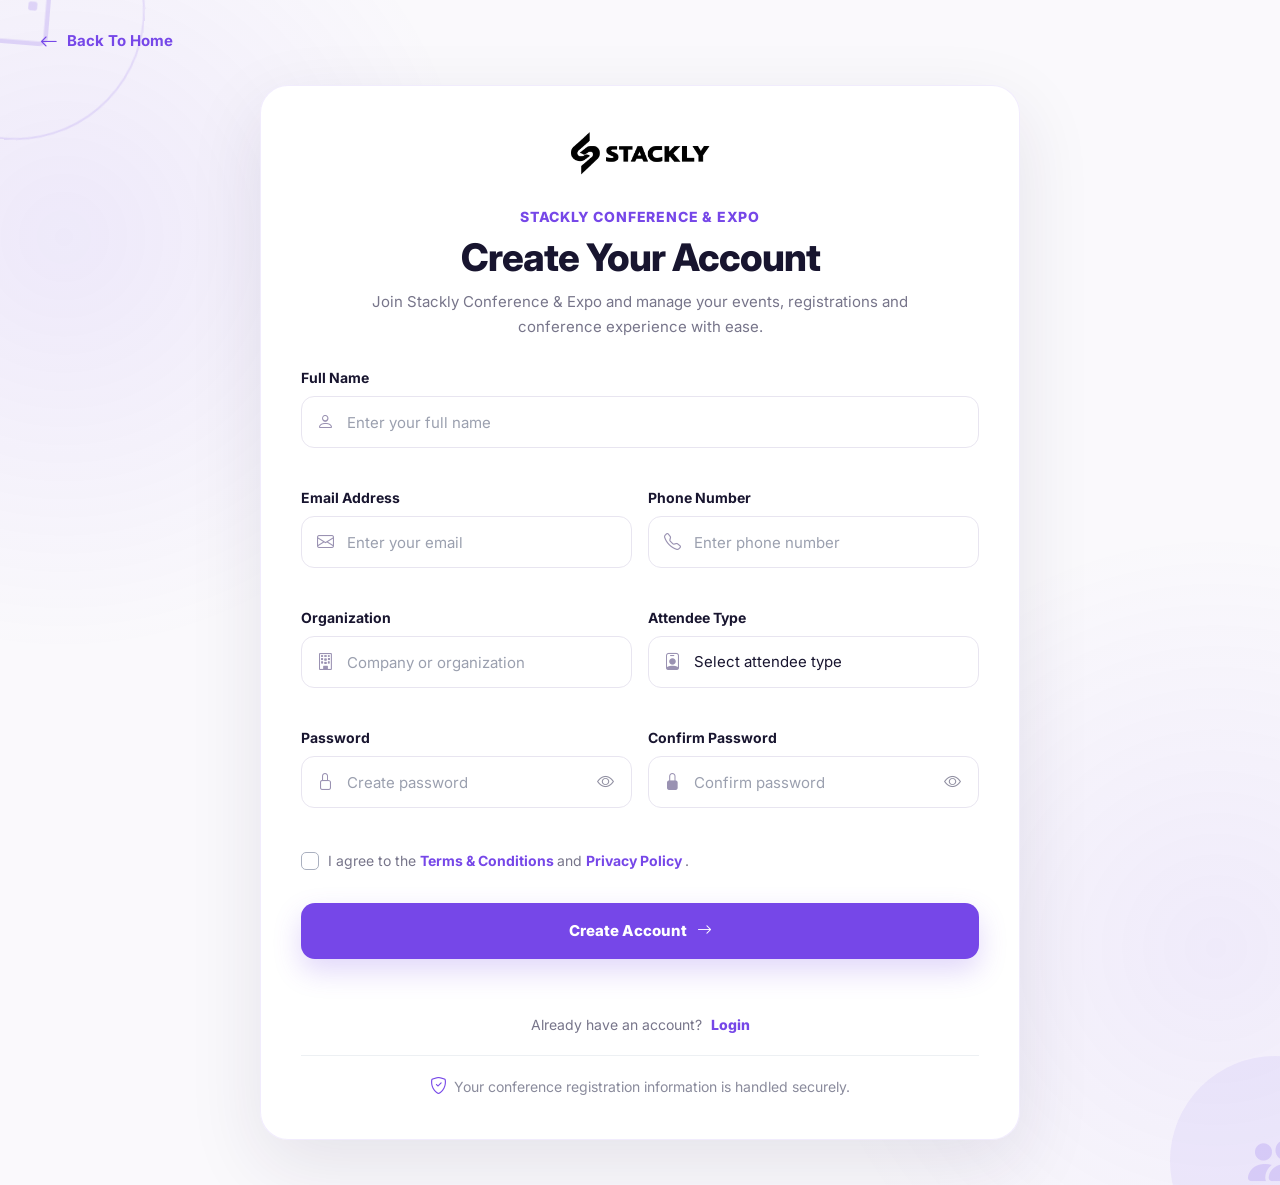
<file: register.html>
<!DOCTYPE html>
<html lang="en">

<head>

    <meta charset="UTF-8">

    <meta
        name="viewport"
        content="width=device-width, initial-scale=1.0"
    >

    <title>Stackly | Create Account</title>

    <link
        href="https://cdn.jsdelivr.net/npm/bootstrap@5.3.3/dist/css/bootstrap.min.css"
        rel="stylesheet"
    >

    <link
        href="https://cdn.jsdelivr.net/npm/bootstrap-icons@1.11.3/font/bootstrap-icons.min.css"
        rel="stylesheet"
    >

    <link
        href="https://fonts.googleapis.com/css2?family=Inter:wght@400;500;600;700;800&display=swap"
        rel="stylesheet"
    >

    <script
        src="https://cdn.jsdelivr.net/npm/gsap@3.12.5/dist/gsap.min.js">
    </script>

    <link
        rel="stylesheet"
        href="register.css"
    >

</head>


<body>

    <main class="register-page">


        <a
            href="index.html"
            class="register-back-home"
        >

            <i class="bi bi-arrow-left"></i>

            <span>
                Back To Home
            </span>

        </a>


        <div class="register-decoration register-decoration-one">

            <i class="bi bi-calendar-event"></i>

        </div>


        <div class="register-decoration register-decoration-two">

            <i class="bi bi-people-fill"></i>

        </div>


        <section class="register-card">


            <div class="register-logo">

                <a href="index.html">

                    <img
                        src="Assest/whitelogo.webp"
                        alt="Stackly Logo"
                    >

                </a>

            </div>


            <div class="register-header">

                <span class="register-small-title">
                    STACKLY CONFERENCE & EXPO
                </span>

                <h1>
                    Create Your Account
                </h1>

                <p>
                    Join Stackly Conference & Expo and
                    manage your events, registrations and
                    conference experience with ease.
                </p>

            </div>


            <form
                id="registerForm"
                class="register-form"
                novalidate
            >


                <div class="register-form-group">

                    <label for="fullName">
                        Full Name
                    </label>

                    <div class="register-input">

                        <i class="bi bi-person"></i>

                        <input
                            type="text"
                            id="fullName"
                            placeholder="Enter your full name"
                            autocomplete="name"
                            required
                        >

                    </div>

                    <small
                        class="field-error"
                        id="nameError"
                    ></small>

                </div>


                <div class="register-two-column">


                    <div class="register-form-group">

                        <label for="registerEmail">
                            Email Address
                        </label>

                        <div class="register-input">

                            <i class="bi bi-envelope"></i>

                            <input
                                type="email"
                                id="registerEmail"
                                placeholder="Enter your email"
                                autocomplete="email"
                                required
                            >

                        </div>

                        <small
                            class="field-error"
                            id="emailError"
                        ></small>

                    </div>


                    <div class="register-form-group">

                        <label for="phoneNumber">
                            Phone Number
                        </label>

                        <div class="register-input">

                            <i class="bi bi-telephone"></i>

                            <input
                                type="tel"
                                id="phoneNumber"
                                placeholder="Enter phone number"
                                autocomplete="tel"
                                inputmode="tel"
                                required
                            >

                        </div>

                        <small
                            class="field-error"
                            id="phoneError"
                        ></small>

                    </div>


                </div>


                <div class="register-two-column">


                    <div class="register-form-group">

                        <label for="organization">
                            Organization
                        </label>

                        <div class="register-input">

                            <i class="bi bi-building"></i>

                            <input
                                type="text"
                                id="organization"
                                placeholder="Company or organization"
                                autocomplete="organization"
                                required
                            >

                        </div>

                        <small
                            class="field-error"
                            id="organizationError"
                        ></small>

                    </div>


                    <div class="register-form-group">

                        <label for="attendeeType">
                            Attendee Type
                        </label>

                        <div class="register-input">

                            <i class="bi bi-person-badge"></i>

                            <select
                                id="attendeeType"
                                required
                            >

                                <option value="">
                                    Select attendee type
                                </option>

                                <option value="Delegate">
                                    Delegate
                                </option>

                                <option value="Speaker">
                                    Speaker
                                </option>

                                <option value="Exhibitor">
                                    Exhibitor
                                </option>

                                <option value="Sponsor">
                                    Sponsor
                                </option>

                                <option value="Visitor">
                                    Visitor
                                </option>

                            </select>

                        </div>

                        <small
                            class="field-error"
                            id="attendeeError"
                        ></small>

                    </div>


                </div>


                <div class="register-two-column">


                    <div class="register-form-group">

                        <label for="registerPassword">
                            Password
                        </label>

                        <div class="register-input">

                            <i class="bi bi-lock"></i>

                            <input
                                type="password"
                                id="registerPassword"
                                placeholder="Create password"
                                autocomplete="new-password"
                                required
                            >

                            <button
                                type="button"
                                class="register-password-toggle"
                                data-target="registerPassword"
                                aria-label="Show password"
                            >

                                <i class="bi bi-eye"></i>

                            </button>

                        </div>

                        <small
                            class="field-error"
                            id="passwordError"
                        ></small>

                    </div>


                    <div class="register-form-group">

                        <label for="confirmPassword">
                            Confirm Password
                        </label>

                        <div class="register-input">

                            <i class="bi bi-lock-fill"></i>

                            <input
                                type="password"
                                id="confirmPassword"
                                placeholder="Confirm password"
                                autocomplete="new-password"
                                required
                            >

                            <button
                                type="button"
                                class="register-password-toggle"
                                data-target="confirmPassword"
                                aria-label="Show password"
                            >

                                <i class="bi bi-eye"></i>

                            </button>

                        </div>

                        <small
                            class="field-error"
                            id="confirmError"
                        ></small>

                    </div>


                </div>


                <label class="register-terms">

                    <input
                        type="checkbox"
                        id="termsCheck"
                    >

                    <span class="custom-check"></span>

                    <span>

                        I agree to the

                        <a href="error.html">
                            Terms & Conditions
                        </a>

                        and

                        <a href="error.html">
                            Privacy Policy
                        </a>.

                    </span>

                </label>


                <small
                    class="field-error"
                    id="termsError"
                ></small>


                <button
                    type="submit"
                    class="register-submit"
                    id="registerSubmit"
                >

                    <span>
                        Create Account
                    </span>

                    <i class="bi bi-arrow-right"></i>

                </button>


                <div
                    class="register-message"
                    id="registerMessage"
                ></div>


            </form>


            <div class="already-account">

                <span>
                    Already have an account?
                </span>

                <a href="login.html">
                    Login
                </a>

            </div>


            <div class="register-security">

                <i class="bi bi-shield-check"></i>

                <span>
                    Your conference registration information
                    is handled securely.
                </span>

            </div>


        </section>

    </main>


    <script src="register.js"></script>

</body>

</html>
</file>
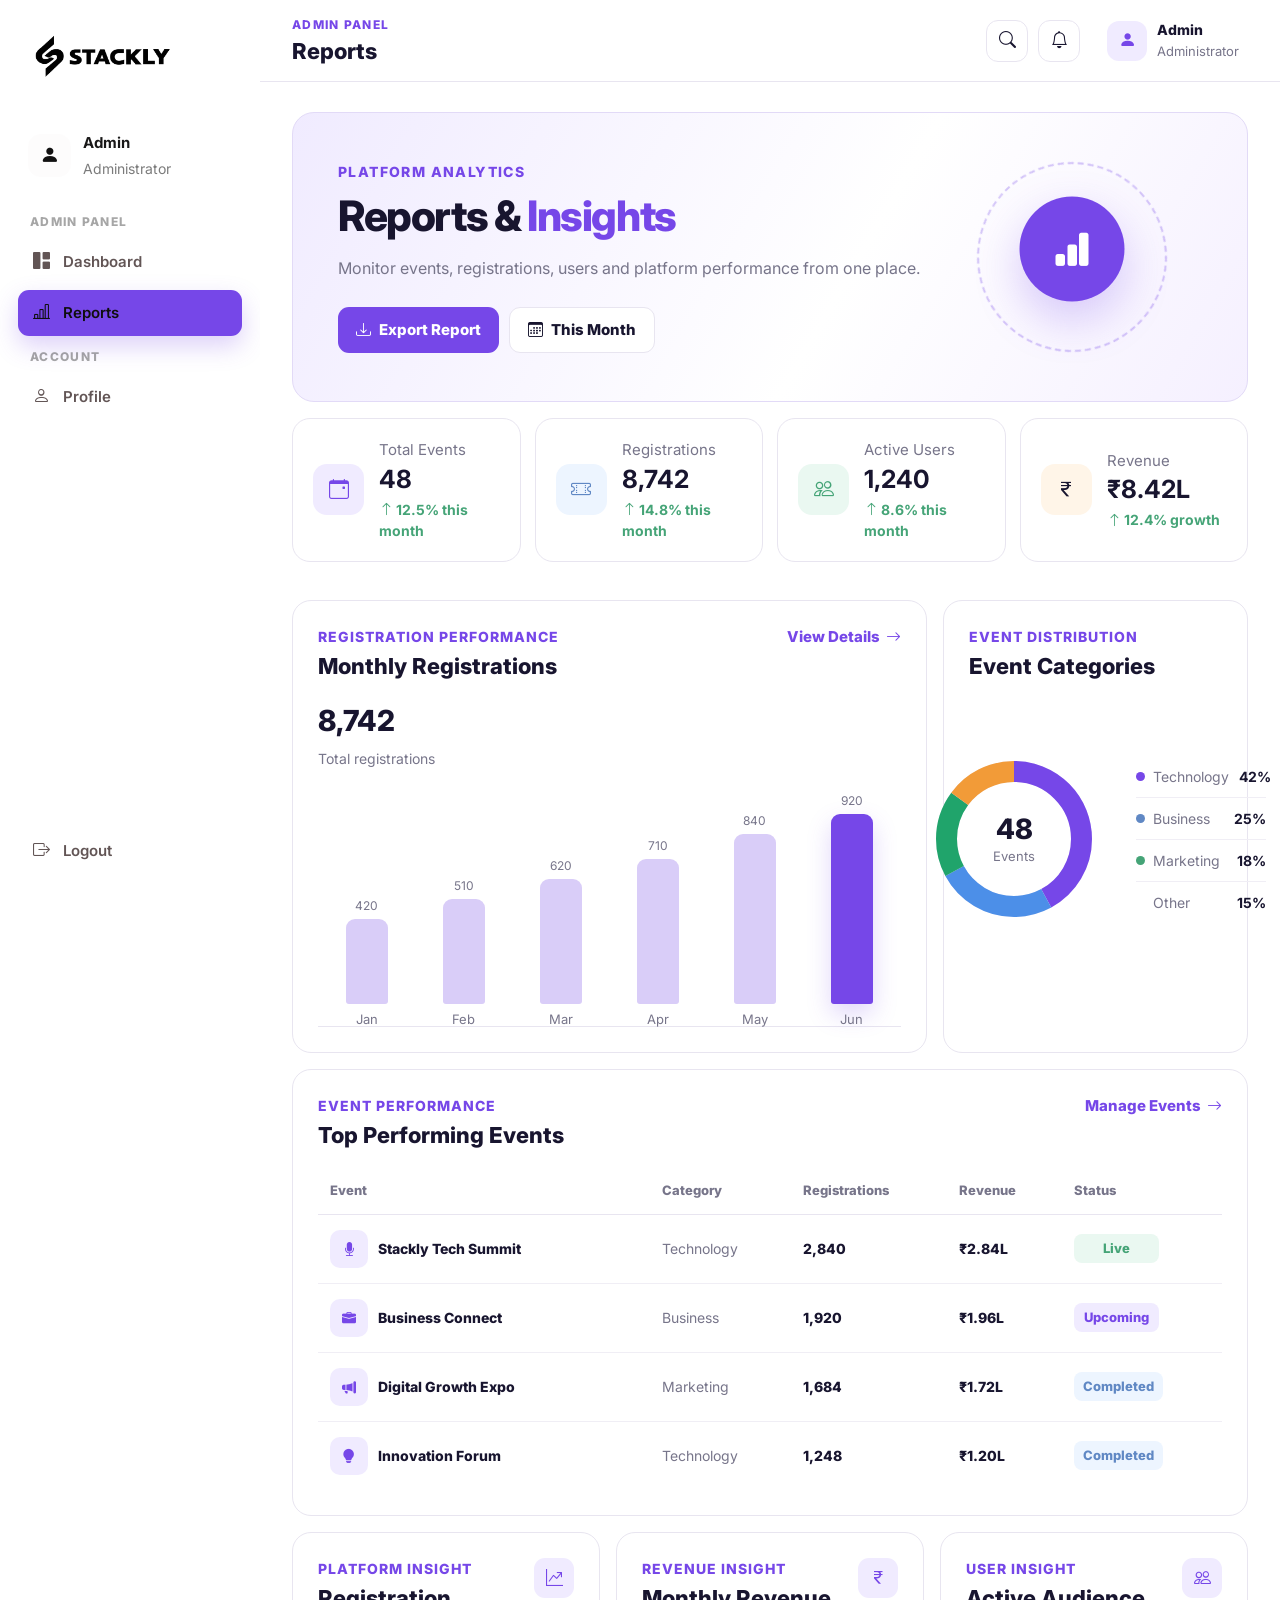
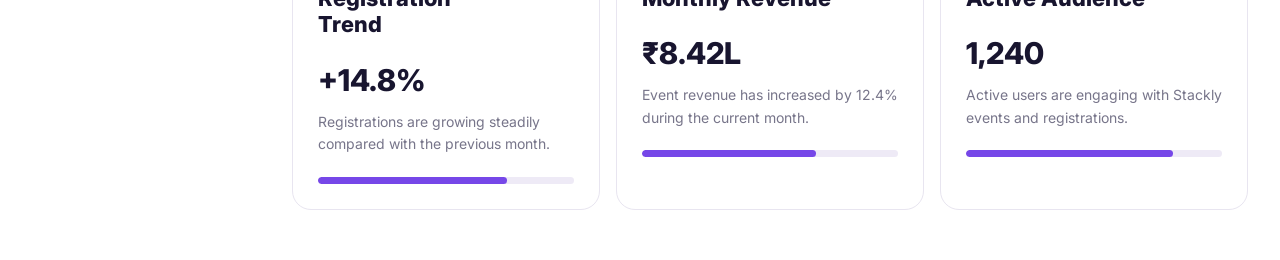
<file: reports.html>
<!DOCTYPE html>
<html lang="en">

<head>
    <meta charset="UTF-8">

    <meta
        name="viewport"
        content="width=device-width, initial-scale=1.0"
    >

    <title>Stackly | Reports</title>

    <link
        href="https://cdn.jsdelivr.net/npm/bootstrap@5.3.3/dist/css/bootstrap.min.css"
        rel="stylesheet"
    >

    <link
        href="https://cdn.jsdelivr.net/npm/bootstrap-icons@1.11.3/font/bootstrap-icons.min.css"
        rel="stylesheet"
    >

    <link
        href="https://fonts.googleapis.com/css2?family=Inter:wght@400;500;600;700;800&display=swap"
        rel="stylesheet"
    >

    <script src="https://cdn.jsdelivr.net/npm/gsap@3.12.5/dist/gsap.min.js"></script>

    <link
        rel="stylesheet"
        href="reports.css"
    >
</head>

<body>

<div class="dashboard-wrapper">

    <aside
        class="dashboard-sidebar"
        id="dashboardSidebar"
    >

        <div class="sidebar-logo">
            <a href="admin-dashboard.html">
                <img
                    src="Assest/whitelogo.webp"
                    alt="Stackly Logo"
                >
            </a>
        </div>

        <div class="sidebar-user">

            <div class="sidebar-user-avatar">
                <i class="bi bi-person-fill"></i>
            </div>

            <div class="sidebar-user-info">
                <strong id="sidebarUserName">
                    Admin
                </strong>

                <span id="sidebarUserRole">
                    Administrator
                </span>
            </div>

        </div>

        <div class="sidebar-section-title">
            ADMIN PANEL
        </div>

        <nav class="sidebar-nav">

            <a
                href="admin-dashboard.html"
                class="sidebar-link"
            >
                <i class="bi bi-grid-1x2-fill"></i>
                <span>Dashboard</span>
            </a>

         
          

            <a
                href="reports.html"
                class="sidebar-link active"
            >
                <i class="bi bi-bar-chart-line"></i>
                <span>Reports</span>
            </a>

        </nav>

        <div class="sidebar-section-title">
            ACCOUNT
        </div>

        <nav class="sidebar-nav">

           

            <a
                href="profile.html"
                class="sidebar-link"
            >
                <i class="bi bi-person"></i>
                <span>Profile</span>
            </a>

        </nav>

        <div class="sidebar-bottom">

            <a
                href="login.html"
                class="sidebar-link logout-link"
                id="logoutButton"
            >
                <i class="bi bi-box-arrow-right"></i>
                <span>Logout</span>
            </a>

        </div>

    </aside>

    <div
        class="sidebar-overlay"
        id="sidebarOverlay"
    ></div>

    <main class="dashboard-main">

        <header class="dashboard-header">

            <div class="header-left">

                <button
                    type="button"
                    class="mobile-menu-button"
                    id="mobileMenuButton"
                    aria-label="Open navigation"
                    aria-expanded="false"
                >
                    <i class="bi bi-list"></i>
                </button>

                <a
                    href="admin-dashboard.html"
                    class="mobile-dashboard-logo"
                >
                    <img
                        src="Assest/whitelogo.webp"
                        alt="Stackly Logo"
                    >
                </a>

                <div class="dashboard-title">
                    <span>ADMIN PANEL</span>
                    <h1>Reports</h1>
                </div>

            </div>

            <div class="dashboard-header-actions">

                <a
                    href="error.html"
                    class="header-action"
                    aria-label="Search"
                >
                    <i class="bi bi-search"></i>
                </a>

                <a
                    href="error.html"
                    class="header-action notification-button"
                    aria-label="Notifications"
                >
                    <i class="bi bi-bell"></i>
                    <span></span>
                </a>

                <a
                    href="profile.html"
                    class="header-profile"
                >

                    <div class="header-profile-avatar">
                        <i class="bi bi-person-fill"></i>
                    </div>

                    <div>
                        <strong id="headerUserName">
                            Admin
                        </strong>

                        <small id="headerUserRole">
                            Administrator
                        </small>
                    </div>

                </a>

            </div>

        </header>


        <div class="dashboard-content">

            <section class="reports-hero">

                <div class="reports-hero-content">

                    <span class="reports-label">
                        PLATFORM ANALYTICS
                    </span>

                    <h2>
                        Reports &
                        <span>Insights</span>
                    </h2>

                    <p>
                        Monitor events, registrations, users and
                        platform performance from one place.
                    </p>

                    <div class="report-actions">

                        <a href="error.html"
                            class="primary-button"
                            id="exportButton"
                        >
                            <i class="bi bi-download"></i>
                            Export Report
                    </a>

                        <a
                            href="error.html"
                            class="secondary-button"
                        >
                            <i class="bi bi-calendar3"></i>
                            This Month
                        </a>

                    </div>

                </div>

                <div class="reports-hero-visual">

                    <div class="hero-chart-circle">
                        <i class="bi bi-bar-chart-fill"></i>
                    </div>

                    <div class="hero-chart-ring"></div>

                </div>

            </section>


            <section class="report-stats">

                <div class="report-stat-card">

                    <div class="report-stat-icon purple">
                        <i class="bi bi-calendar-event"></i>
                    </div>

                    <div>
                        <span>Total Events</span>
                        <strong>48</strong>
                        <small>
                            <i class="bi bi-arrow-up"></i>
                            12.5% this month
                        </small>
                    </div>

                </div>


                <div class="report-stat-card">

                    <div class="report-stat-icon blue">
                        <i class="bi bi-ticket-perforated"></i>
                    </div>

                    <div>
                        <span>Registrations</span>
                        <strong>8,742</strong>
                        <small>
                            <i class="bi bi-arrow-up"></i>
                            14.8% this month
                        </small>
                    </div>

                </div>


                <div class="report-stat-card">

                    <div class="report-stat-icon green">
                        <i class="bi bi-people"></i>
                    </div>

                    <div>
                        <span>Active Users</span>
                        <strong>1,240</strong>
                        <small>
                            <i class="bi bi-arrow-up"></i>
                            8.6% this month
                        </small>
                    </div>

                </div>


                <div class="report-stat-card">

                    <div class="report-stat-icon orange">
                        <i class="bi bi-currency-rupee"></i>
                    </div>

                    <div>
                        <span>Revenue</span>
                        <strong>₹8.42L</strong>
                        <small>
                            <i class="bi bi-arrow-up"></i>
                            12.4% growth
                        </small>
                    </div>

                </div>

            </section>

            <br>


            <section class="reports-grid">

                <div class="report-panel performance-panel">

                    <div class="panel-heading">

                        <div>
                            <span>REGISTRATION PERFORMANCE</span>
                            <h3>Monthly Registrations</h3>
                        </div>

                        <a
                            href="error.html"
                            class="view-link"
                        >
                            View Details
                            <i class="bi bi-arrow-right"></i>
                        </a>

                    </div>


                    <div class="chart-summary">

                        <div>
                            <strong>8,742</strong>
                            <span>Total registrations</span>
                        </div>

                       

                    </div>


                 <div class="bar-chart">

    <div class="chart-column">
        <span class="bar-value">420</span>
        <div
            class="chart-bar"
            style="--bar-height: 85px"
        ></div>
        <small>Jan</small>
    </div>

    <div class="chart-column">
        <span class="bar-value">510</span>
        <div
            class="chart-bar"
            style="--bar-height: 105px"
        ></div>
        <small>Feb</small>
    </div>

    <div class="chart-column">
        <span class="bar-value">620</span>
        <div
            class="chart-bar"
            style="--bar-height: 125px"
        ></div>
        <small>Mar</small>
    </div>

    <div class="chart-column">
        <span class="bar-value">710</span>
        <div
            class="chart-bar"
            style="--bar-height: 145px"
        ></div>
        <small>Apr</small>
    </div>

    <div class="chart-column">
        <span class="bar-value">840</span>
        <div
            class="chart-bar"
            style="--bar-height: 170px"
        ></div>
        <small>May</small>
    </div>

    <div class="chart-column">
        <span class="bar-value">920</span>
        <div
            class="chart-bar active"
            style="--bar-height: 190px"
        ></div>
        <small>Jun</small>
    </div>

</div>

                </div>


                <div class="report-panel">

                    <div class="panel-heading">

                        <div>
                            <span>EVENT DISTRIBUTION</span>
                            <h3>Event Categories</h3>
                        </div>

                    </div>


                    <div class="category-chart">

                        <div class="donut-chart">

    <svg
        class="donut-svg"
        viewBox="0 0 120 120"
        aria-label="Event category distribution"
    >

        <circle
            class="donut-track"
            cx="60"
            cy="60"
            r="45"
        ></circle>

        <circle
            class="donut-segment donut-purple"
            cx="60"
            cy="60"
            r="45"
        ></circle>

        <circle
            class="donut-segment donut-blue"
            cx="60"
            cy="60"
            r="45"
        ></circle>

        <circle
            class="donut-segment donut-green"
            cx="60"
            cy="60"
            r="45"
        ></circle>

        <circle
            class="donut-segment donut-orange"
            cx="60"
            cy="60"
            r="45"
        ></circle>

    </svg>

    <div class="donut-inner">
        <strong>48</strong>
        <span>Events</span>
    </div>

</div>

                        <div class="category-list">

                            <div class="category-item">
                                <span>
                                    <i class="category-dot purple-dot"></i>
                                    Technology
                                </span>
                                <strong>42%</strong>
                            </div>

                            <div class="category-item">
                                <span>
                                    <i class="category-dot blue-dot"></i>
                                    Business
                                </span>
                                <strong>25%</strong>
                            </div>

                            <div class="category-item">
                                <span>
                                    <i class="category-dot green-dot"></i>
                                    Marketing
                                </span>
                                <strong>18%</strong>
                            </div>

                            <div class="category-item">
                                <span>
                                    <i class="category-dot orange-dot"></i>
                                    Other
                                </span>
                                <strong>15%</strong>
                            </div>

                        </div>

                    </div>

                </div>

            </section>


            <section class="report-panel table-panel">

                <div class="panel-heading">

                    <div>
                        <span>EVENT PERFORMANCE</span>
                        <h3>Top Performing Events</h3>
                    </div>

                    <a
                        href="error.html"
                        class="view-link"
                    >
                        Manage Events
                        <i class="bi bi-arrow-right"></i>
                    </a>

                </div>


                <div class="table-wrapper">

                    <table class="reports-table">

                        <thead>
                            <tr>
                                <th>Event</th>
                                <th>Category</th>
                                <th>Registrations</th>
                                <th>Revenue</th>
                                <th>Status</th>
                            </tr>
                        </thead>

                        <tbody>

                            <tr>
                                <td>
                                    <div class="event-table-name">
                                        <div>
                                            <i class="bi bi-mic-fill"></i>
                                        </div>
                                        <strong>
                                            Stackly Tech Summit
                                        </strong>
                                    </div>
                                </td>

                                <td>Technology</td>

                                <td>
                                    <strong>2,840</strong>
                                </td>

                                <td>
                                    <strong>₹2.84L</strong>
                                </td>

                                <td>
                                    <span class="status-badge live">
                                        Live
                                    </span>
                                </td>
                            </tr>


                            <tr>
                                <td>
                                    <div class="event-table-name">
                                        <div>
                                            <i class="bi bi-briefcase-fill"></i>
                                        </div>
                                        <strong>
                                            Business Connect
                                        </strong>
                                    </div>
                                </td>

                                <td>Business</td>

                                <td>
                                    <strong>1,920</strong>
                                </td>

                                <td>
                                    <strong>₹1.96L</strong>
                                </td>

                                <td>
                                    <span class="status-badge upcoming">
                                        Upcoming
                                    </span>
                                </td>
                            </tr>


                            <tr>
                                <td>
                                    <div class="event-table-name">
                                        <div>
                                            <i class="bi bi-megaphone-fill"></i>
                                        </div>
                                        <strong>
                                            Digital Growth Expo
                                        </strong>
                                    </div>
                                </td>

                                <td>Marketing</td>

                                <td>
                                    <strong>1,684</strong>
                                </td>

                                <td>
                                    <strong>₹1.72L</strong>
                                </td>

                                <td>
                                    <span class="status-badge completed">
                                        Completed
                                    </span>
                                </td>
                            </tr>


                            <tr>
                                <td>
                                    <div class="event-table-name">
                                        <div>
                                            <i class="bi bi-lightbulb-fill"></i>
                                        </div>
                                        <strong>
                                            Innovation Forum
                                        </strong>
                                    </div>
                                </td>

                                <td>Technology</td>

                                <td>
                                    <strong>1,248</strong>
                                </td>

                                <td>
                                    <strong>₹1.20L</strong>
                                </td>

                                <td>
                                    <span class="status-badge completed">
                                        Completed
                                    </span>
                                </td>
                            </tr>

                        </tbody>

                    </table>

                </div>

            </section>


            <section class="insights-grid">

                <div class="report-panel insight-panel">

                    <div class="panel-heading">

                        <div>
                            <span>PLATFORM INSIGHT</span>
                            <h3>Registration Trend</h3>
                        </div>

                        <i class="bi bi-graph-up-arrow heading-icon"></i>

                    </div>

                    <div class="insight-content">

                        <div class="insight-number">
                            +14.8%
                        </div>

                        <p>
                            Registrations are growing steadily
                            compared with the previous month.
                        </p>

                        <div class="mini-progress">
                            <span style="width: 74%"></span>
                        </div>

                    </div>

                </div>


                <div class="report-panel insight-panel">

                    <div class="panel-heading">

                        <div>
                            <span>REVENUE INSIGHT</span>
                            <h3>Monthly Revenue</h3>
                        </div>

                        <i class="bi bi-currency-rupee heading-icon"></i>

                    </div>

                    <div class="insight-content">

                        <div class="insight-number">
                            ₹8.42L
                        </div>

                        <p>
                            Event revenue has increased by
                            12.4% during the current month.
                        </p>

                        <div class="mini-progress">
                            <span style="width: 68%"></span>
                        </div>

                    </div>

                </div>


                <div class="report-panel insight-panel">

                    <div class="panel-heading">

                        <div>
                            <span>USER INSIGHT</span>
                            <h3>Active Audience</h3>
                        </div>

                        <i class="bi bi-people heading-icon"></i>

                    </div>

                    <div class="insight-content">

                        <div class="insight-number">
                            1,240
                        </div>

                        <p>
                            Active users are engaging with
                            Stackly events and registrations.
                        </p>

                        <div class="mini-progress">
                            <span style="width: 81%"></span>
                        </div>

                    </div>

                </div>

            </section>

        </div>

    </main>

</div>


<script src="reports.js"></script>

</body>
</html>
</file>
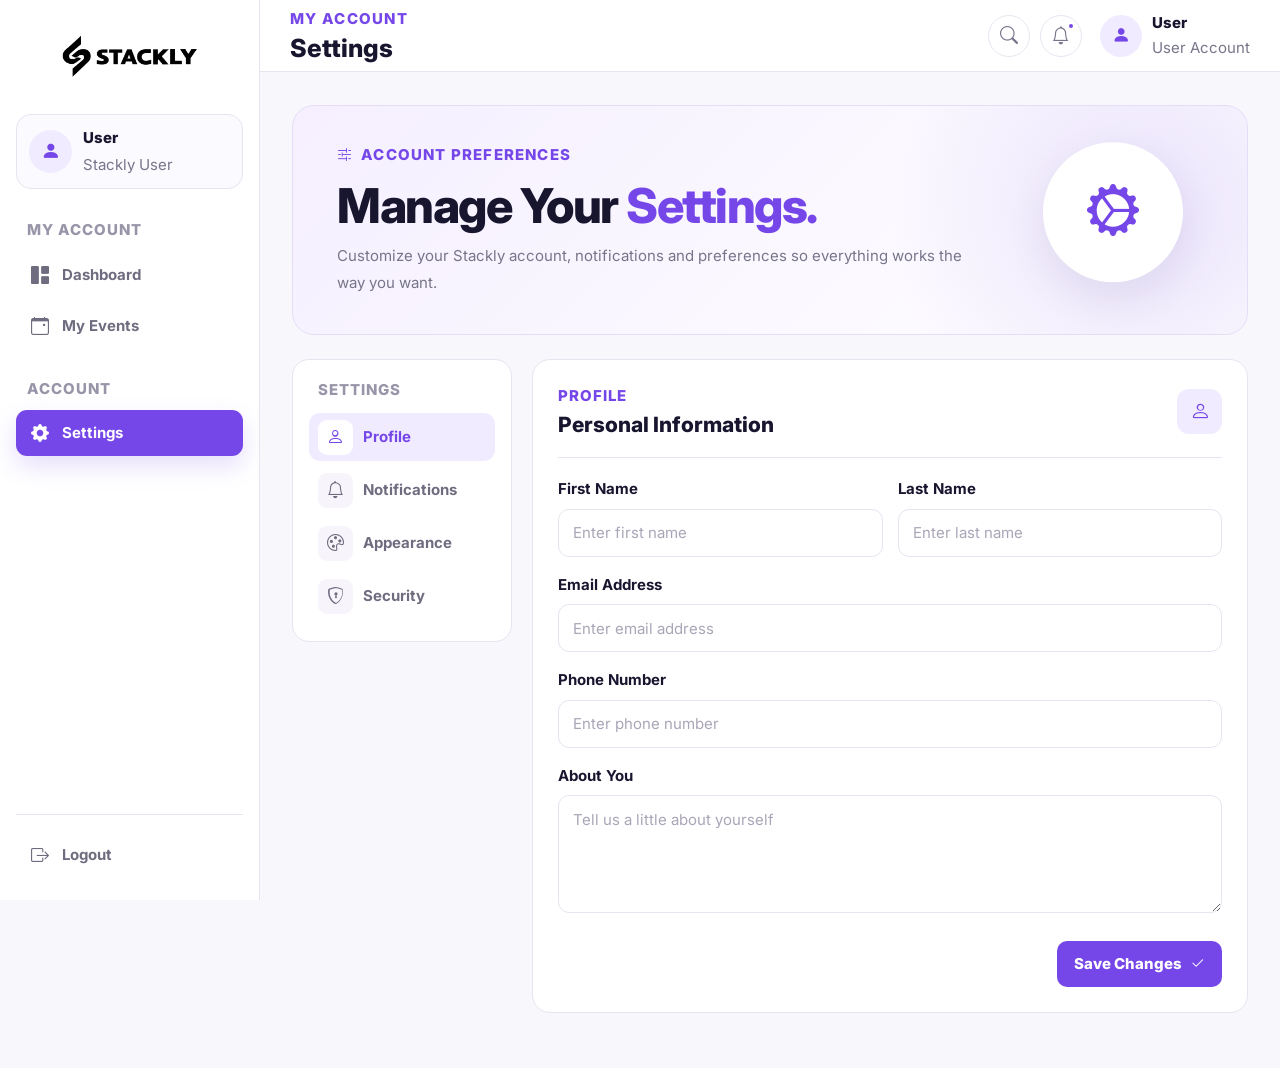
<file: settings.html>
<!DOCTYPE html>
<html lang="en">

<head>

    <meta charset="UTF-8">

    <meta
        name="viewport"
        content="width=device-width, initial-scale=1.0"
    >

    <meta
        name="description"
        content="Stackly Account Settings"
    >

    <title>Stackly | Settings</title>

    <link
        href="https://cdn.jsdelivr.net/npm/bootstrap@5.3.3/dist/css/bootstrap.min.css"
        rel="stylesheet"
    >

    <link
        href="https://cdn.jsdelivr.net/npm/bootstrap-icons@1.11.3/font/bootstrap-icons.min.css"
        rel="stylesheet"
    >

    <link
        href="https://fonts.googleapis.com/css2?family=Inter:wght@400;500;600;700;800&display=swap"
        rel="stylesheet"
    >

    <script src="https://cdn.jsdelivr.net/npm/gsap@3.12.5/dist/gsap.min.js"></script>

    <link
        rel="stylesheet"
        href="settings.css"
    >

</head>


<body>

<div class="settings-wrapper">


    <aside
        class="settings-sidebar"
        id="settingsSidebar"
    >

        <div class="settings-sidebar-logo">

            <a href="user-dashboard.html">

                <img
                    src="Assest/whitelogo.webp"
                    alt="Stackly Logo"
                >

            </a>

        </div>


        <div class="settings-sidebar-user">

            <div class="settings-sidebar-avatar">

                <i class="bi bi-person-fill"></i>

            </div>

            <div class="settings-sidebar-user-info">

                <strong id="sidebarUserName">
                    User
                </strong>

                <span>
                    Stackly User
                </span>

            </div>

        </div>


        <div class="settings-sidebar-title">
            MY ACCOUNT
        </div>


        <nav class="settings-sidebar-nav">

            <a
                href="user-dashboard.html"
                class="settings-sidebar-link"
            >

                <i class="bi bi-grid-1x2-fill"></i>

                <span>
                    Dashboard
                </span>

            </a>


            <a
                href="eventpage.html"
                class="settings-sidebar-link"
            >

                <i class="bi bi-calendar-event"></i>

                <span>
                    My Events
                </span>

            </a>

        </nav>


        <div class="settings-sidebar-title">
            ACCOUNT
        </div>


        <nav class="settings-sidebar-nav">

            <a
                href="settings.html"
                class="settings-sidebar-link active"
            >

                <i class="bi bi-gear-fill"></i>

                <span>
                    Settings
                </span>

            </a>

        </nav>


        <div class="settings-sidebar-bottom">

            <a
                href="login.html"
                class="settings-sidebar-link"
                id="logoutButton"
            >

                <i class="bi bi-box-arrow-right"></i>

                <span>
                    Logout
                </span>

            </a>

        </div>

    </aside>


    <div
        class="settings-sidebar-overlay"
        id="settingsSidebarOverlay"
    ></div>


    <main class="settings-main">


        <header class="settings-header">

            <div class="settings-header-left">

                <button
                    type="button"
                    class="settings-mobile-menu"
                    id="settingsMobileMenu"
                    aria-label="Open navigation"
                    aria-expanded="false"
                >

                    <i class="bi bi-list"></i>

                </button>


                <a
                    href="user-dashboard.html"
                    class="settings-mobile-logo"
                >

                    <img
                        src="Assest/whitelogo.webp"
                        alt="Stackly Logo"
                    >

                </a>


                <div class="settings-page-title">

                    <span>
                        MY ACCOUNT
                    </span>

                    <h1>
                        Settings
                    </h1>

                </div>

            </div>


            <div class="settings-header-actions">

                <a
                    href="error.html"
                    class="settings-header-icon"
                    aria-label="Search"
                >

                    <i class="bi bi-search"></i>

                </a>


                <a
                    href="error.html"
                    class="settings-header-icon settings-notification"
                    aria-label="Notifications"
                >

                    <i class="bi bi-bell"></i>

                    <span></span>

                </a>


                <a
                    href="error.html"
                    class="settings-header-user"
                >

                    <div class="settings-header-avatar">

                        <i class="bi bi-person-fill"></i>

                    </div>

                    <div>

                        <strong id="headerUserName">
                            User
                        </strong>

                        <small>
                            User Account
                        </small>

                    </div>

                </a>

            </div>

        </header>


        <div class="settings-content">


            <section class="settings-intro">

                <div>

                    <span class="settings-eyebrow">

                        <i class="bi bi-sliders2"></i>

                        ACCOUNT PREFERENCES

                    </span>


                    <h2>
                        Manage Your
                        <span>Settings.</span>
                    </h2>


                    <p>
                        Customize your Stackly account,
                        notifications and preferences so
                        everything works the way you want.
                    </p>

                </div>


                <div class="settings-intro-icon">

                    <i class="bi bi-gear-wide-connected"></i>

                </div>

            </section>


            <section class="settings-layout">


                <div class="settings-navigation">

                    <div class="settings-nav-heading">
                        SETTINGS
                    </div>


                    <button
                        type="button"
                        class="settings-nav-item active"
                        data-target="profileSettings"
                    >

                        <span class="settings-nav-icon">
                            <i class="bi bi-person"></i>
                        </span>

                        <span>
                            Profile
                        </span>

                    </button>


                    <button
                        type="button"
                        class="settings-nav-item"
                        data-target="notificationSettings"
                    >

                        <span class="settings-nav-icon">
                            <i class="bi bi-bell"></i>
                        </span>

                        <span>
                            Notifications
                        </span>

                    </button>


                    <button
                        type="button"
                        class="settings-nav-item"
                        data-target="appearanceSettings"
                    >

                        <span class="settings-nav-icon">
                            <i class="bi bi-palette"></i>
                        </span>

                        <span>
                            Appearance
                        </span>

                    </button>


                    <button
                        type="button"
                        class="settings-nav-item"
                        data-target="securitySettings"
                    >

                        <span class="settings-nav-icon">
                            <i class="bi bi-shield-lock"></i>
                        </span>

                        <span>
                            Security
                        </span>

                    </button>

                </div>


                <div class="settings-panels">


                    <section
                        class="settings-panel active"
                        id="profileSettings"
                    >

                        <div class="settings-panel-heading">

                            <div>

                                <span>
                                    PROFILE
                                </span>

                                <h3>
                                    Personal Information
                                </h3>

                            </div>

                            <div class="settings-panel-icon">

                                <i class="bi bi-person"></i>

                            </div>

                        </div>


                        <div class="settings-form ">


                            <div class="settings-form-row">


                                <div class="settings-field">

                                    <label for="firstName">
                                        First Name
                                    </label>

                                    <input
                                        type="text"
                                        id="firstName"
                                        placeholder="Enter first name"
                                    >

                                </div>


                                <div class="settings-field">

                                    <label for="lastName">
                                        Last Name
                                    </label>

                                    <input
                                        type="text"
                                        id="lastName"
                                        placeholder="Enter last name"
                                    >

                                </div>


                            </div>


                            <div class="settings-field">

                                <label for="email">
                                    Email Address
                                </label>

                                <input
                                    type="email"
                                    id="email"
                                    placeholder="Enter email address"
                                >

                            </div>


                            <div class="settings-field ">

                                <label for="phone">
                                    Phone Number
                                </label>

                                <input
                                    type="tel"
                                    id="phone"
                                    placeholder="Enter phone number"
                                >

                            </div>


                            <div class="settings-field">

                                <label for="bio">
                                    About You
                                </label>

                                <textarea
                                    id="bio"
                                    rows="4"
                                    placeholder="Tell us a little about yourself"
                                ></textarea>

                            </div>


                            <div class="settings-form-actions">

                                <a href="error.html"
                                    class="settings-save-button"
                                    id="saveProfile"
                                >

                                    Save Changes

                                    <i class="bi bi-check2"></i>

                            </a>

                            </div>

                        </div>

                    </section>


                    <section
                        class="settings-panel"
                        id="notificationSettings"
                    >

                        <div class="settings-panel-heading">

                            <div>

                                <span>
                                    NOTIFICATIONS
                                </span>

                                <h3>
                                    Notification Preferences
                                </h3>

                            </div>

                            <div class="settings-panel-icon">

                                <i class="bi bi-bell"></i>

                            </div>

                        </div>


                        <div class="settings-preference-list">


                            <div class="settings-preference-row">

                                <div class="settings-preference-content">

                                    <strong>
                                        Email Notifications
                                    </strong>

                                    <span>
                                        Receive important event and account updates.
                                    </span>

                                </div>


                                <label class="settings-toggle">

                                    <input
                                        type="checkbox"
                                        id="emailNotifications"
                                        checked
                                    >

                                    <span></span>

                                </label>

                            </div>


                            <div class="settings-preference-row">

                                <div class="settings-preference-content">

                                    <strong>
                                        Event Reminders
                                    </strong>

                                    <span>
                                        Get reminders before your registered events.
                                    </span>

                                </div>


                                <label class="settings-toggle">

                                    <input
                                        type="checkbox"
                                        id="eventReminders"
                                        checked
                                    >

                                    <span></span>

                                </label>

                            </div>


                            <div class="settings-preference-row">

                                <div class="settings-preference-content">

                                    <strong>
                                        New Event Alerts
                                    </strong>

                                    <span>
                                        Discover newly added conferences and workshops.
                                    </span>

                                </div>


                                <label class="settings-toggle">

                                    <input
                                        type="checkbox"
                                        id="newEventAlerts"
                                        checked
                                    >

                                    <span></span>

                                </label>

                            </div>


                            <div class="settings-preference-row">

                                <div class="settings-preference-content">

                                    <strong>
                                        Weekly Summary
                                    </strong>

                                    <span>
                                        Receive a weekly overview of upcoming experiences.
                                    </span>

                                </div>


                                <label class="settings-toggle">

                                    <input
                                        type="checkbox"
                                        id="weeklySummary"
                                    >

                                    <span></span>

                                </label>

                            </div>


                        </div>


                        <div class="settings-form-actions">

                            <a href="error.html"
                                class="settings-save-button"
                                id="saveNotifications"
                            >

                                Save Preferences

                                <i class="bi bi-check2"></i>

                        </a>

                        </div>

                    </section>


                    <section
                        class="settings-panel"
                        id="appearanceSettings"
                    >

                        <div class="settings-panel-heading">

                            <div>

                                <span>
                                    APPEARANCE
                                </span>

                                <h3>
                                    Display Preferences
                                </h3>

                            </div>

                            <div class="settings-panel-icon">

                                <i class="bi bi-palette"></i>

                            </div>

                        </div>


                        <div class="settings-appearance-options">


                            <button
                                type="button"
                                class="appearance-option active"
                                data-theme="light"
                            >

                                <span class="appearance-preview light-preview">

                                    <span></span>
                                    <span></span>
                                    <span></span>

                                </span>

                                <strong>
                                    Light
                                </strong>

                                <small>
                                    Clean and bright interface
                                </small>

                            </button>


                            <button
                                type="button"
                                class="appearance-option"
                                data-theme="soft"
                            >

                                <span class="appearance-preview soft-preview">

                                    <span></span>
                                    <span></span>
                                    <span></span>

                                </span>

                                <strong>
                                    Soft
                                </strong>

                                <small>
                                    Softer background contrast
                                </small>

                            </button>


                        </div>


                        <div class="settings-form-actions">
<a
    href="error.html"
    class="settings-save-button"
    id="saveAppearance"
>
    Save Appearance
    <i class="bi bi-check2"></i>
</a>

                        </div>

                    </section>


                    <section
                        class="settings-panel"
                        id="securitySettings"
                    >

                        <div class="settings-panel-heading">

                            <div>

                                <span>
                                    SECURITY
                                </span>

                                <h3>
                                    Account Security
                                </h3>

                            </div>

                            <div class="settings-panel-icon">

                                <i class="bi bi-shield-lock"></i>

                            </div>

                        </div>


                        <div class="settings-security-card">

                            <div class="settings-security-icon">

                                <i class="bi bi-lock"></i>

                            </div>

                            <div>

                                <strong>
                                    Password
                                </strong>

                                <span>
                                    Keep your account protected with a strong password.
                                </span>

                            </div>

                            <a
                                href="error.html"
                                class="settings-secondary-button"
                            >
                                Change Password
                            </a>

                        </div>


                        <div class="settings-security-card">

                            <div class="settings-security-icon">

                                <i class="bi bi-phone"></i>

                            </div>

                            <div>

                                <strong>
                                    Two-Factor Authentication
                                </strong>

                                <span>
                                    Add another layer of protection to your account.
                                </span>

                            </div>

                            <a href="error.html"
                                class="settings-secondary-button"
                                id="twoFactorButton"
                            >
                                Enable
                        </a>

                        </div>


                        <div class="settings-danger-zone">

                            <div>

                                <span>
                                    ACCOUNT ACTION
                                </span>

                                <h4>
                                    Sign out from all devices
                                </h4>

                                <p>
                                    End all active sessions connected to your account.
                                </p>

                            </div>


                            <a href="error.html"
                                class="settings-danger-button"
                                id="signOutAll"
                            >
                                Sign Out
                        </a>

                        </div>

                    </section>


                </div>

            </section>


            <div
                class="settings-toast"
                id="settingsToast"
            >

                <i class="bi bi-check-circle-fill"></i>

                <span>
                    Settings saved successfully.
                </span>

            </div>


        </div>

    </main>

</div>


<script src="settings.js"></script>

</body>

</html>
</file>
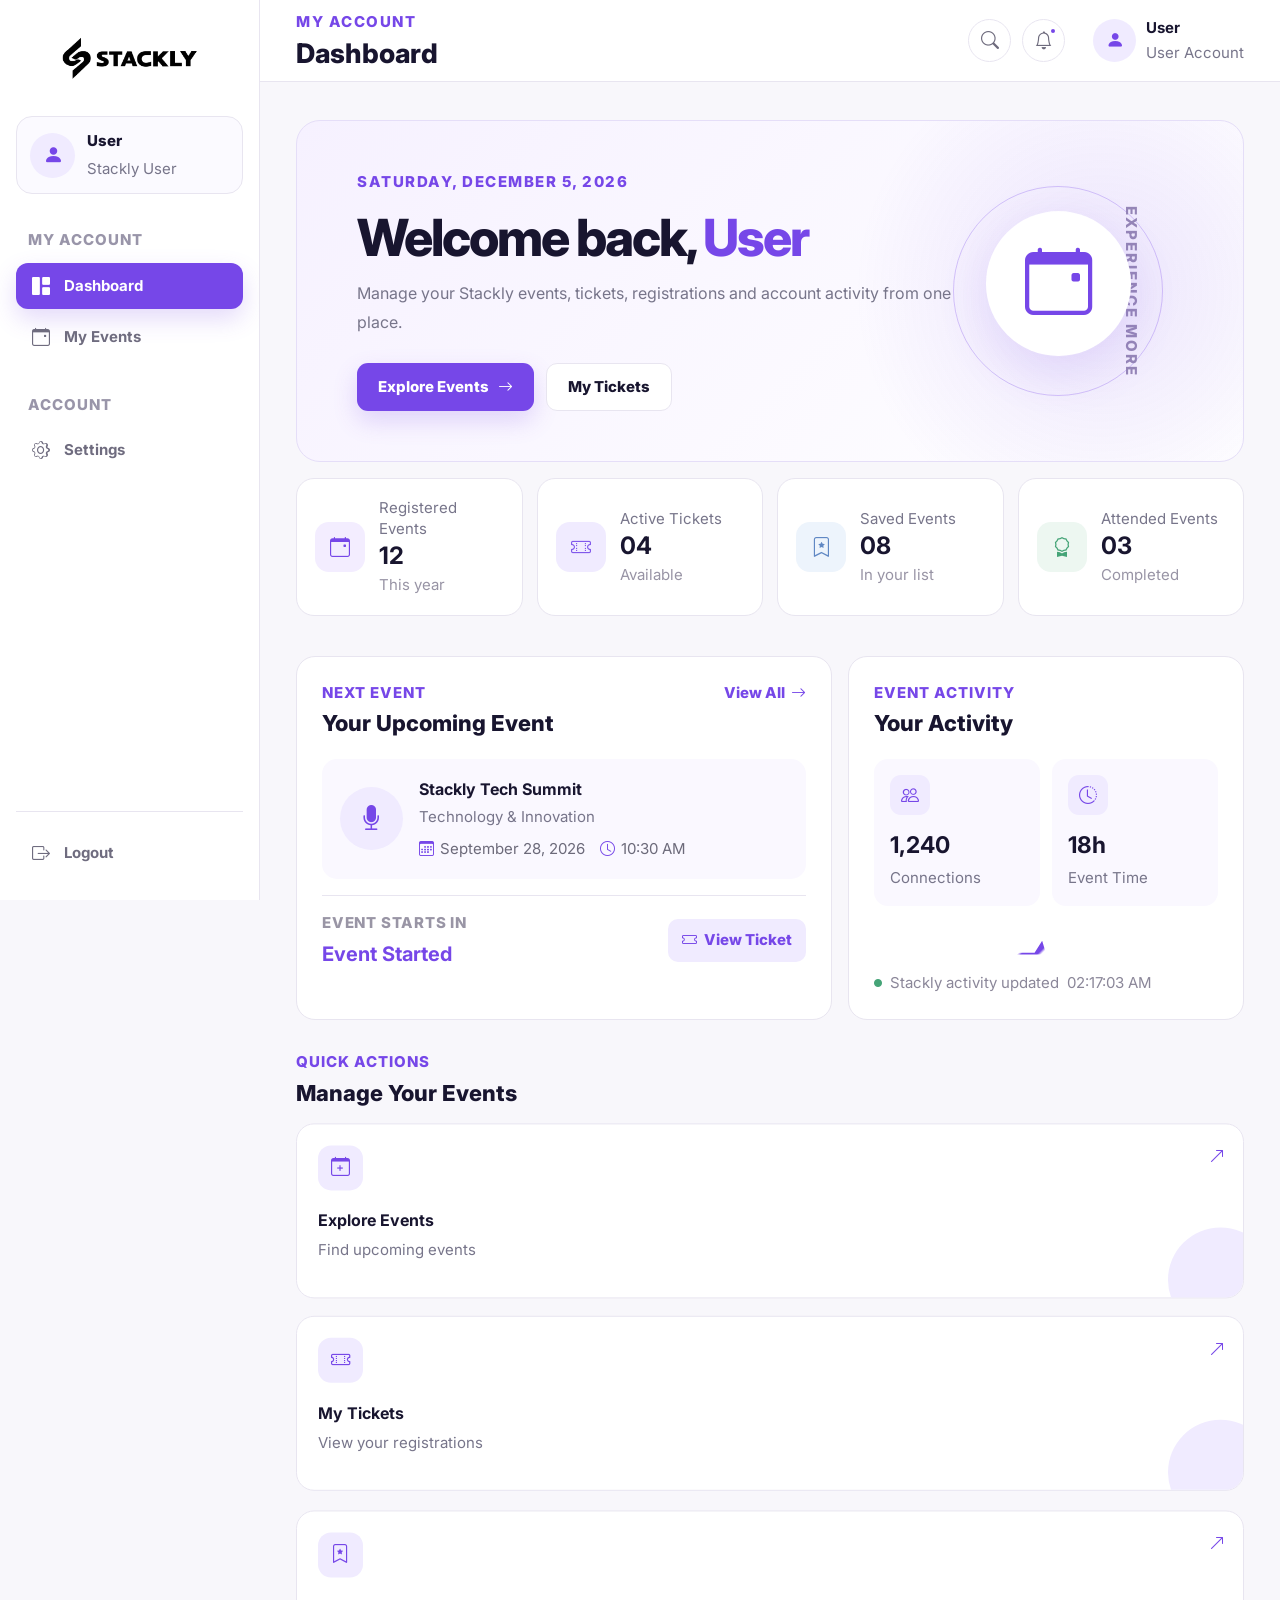
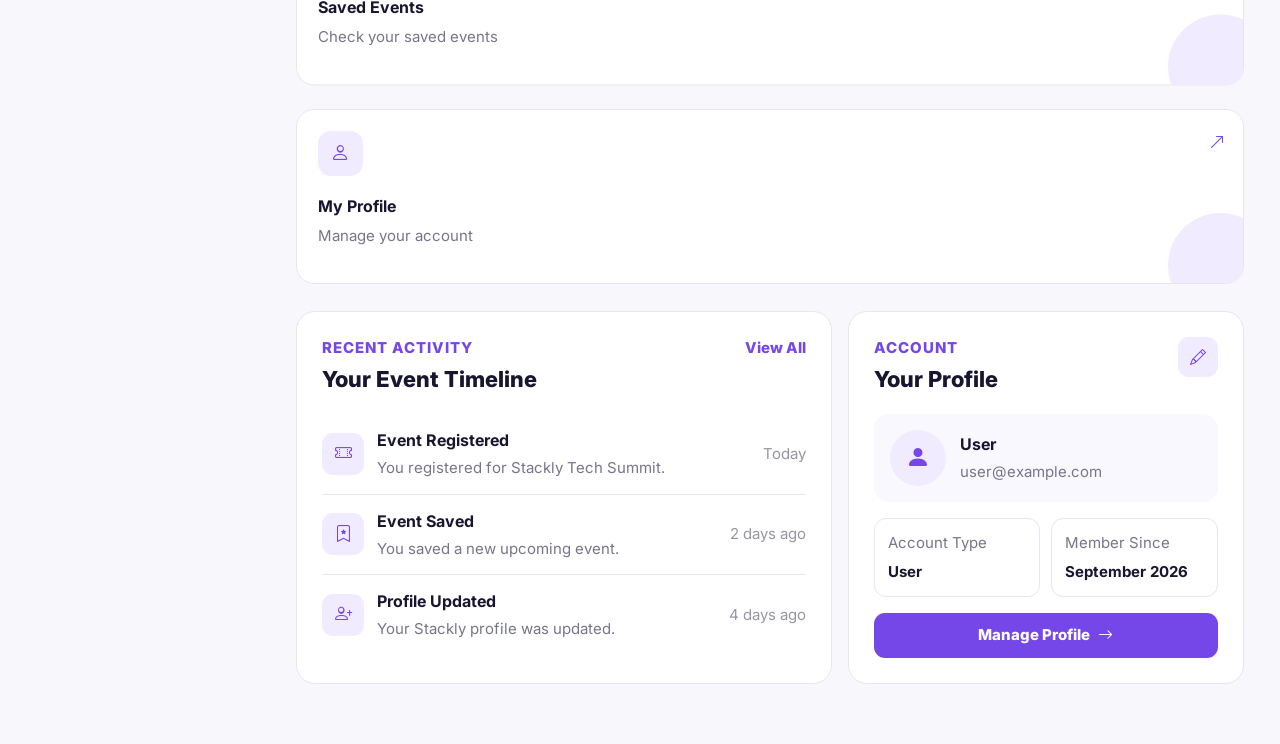
<file: user-dashboard.html>
<!DOCTYPE html>
<html lang="en">

<head>

    <meta charset="UTF-8">

    <meta
        name="viewport"
        content="width=device-width, initial-scale=1.0"
    >

    <title>Stackly | User Dashboard</title>

    <link
        href="https://cdn.jsdelivr.net/npm/bootstrap@5.3.3/dist/css/bootstrap.min.css"
        rel="stylesheet"
    >

    <link
        rel="stylesheet"
        href="https://cdn.jsdelivr.net/npm/bootstrap-icons@1.11.3/font/bootstrap-icons.min.css"
    >

    <link
        href="https://fonts.googleapis.com/css2?family=Inter:wght@400;500;600;700;800&display=swap"
        rel="stylesheet"
    >

    <script src="https://cdn.jsdelivr.net/npm/gsap@3.12.5/dist/gsap.min.js"></script>

    <link
        rel="stylesheet"
        href="user.css"
    >

</head>


<body>


<div class="dashboard-wrapper">


    <aside
        class="dashboard-sidebar"
        id="dashboardSidebar"
    >

        <div class="sidebar-logo">

            <a href="user-dashboard.html">

                <img
                    src="Assest/whitelogo.webp"
                    alt="Stackly Logo"
                >

            </a>

        </div>


        <div class="sidebar-user">

            <div class="sidebar-user-avatar">

                <i class="bi bi-person-fill"></i>

            </div>

            <div class="sidebar-user-info">

                <strong id="sidebarUserName">
                    User
                </strong>

                <span>
                    Stackly User
                </span>

            </div>

        </div>


        <div class="sidebar-section-title">
            MY ACCOUNT
        </div>


        <nav class="sidebar-nav">

            <a
                href="user-dashboard.html"
                class="sidebar-link active"
            >

                <i class="bi bi-grid-1x2-fill"></i>

                <span>
                    Dashboard
                </span>

            </a>


            <a
                href="eventpage.html"
                class="sidebar-link"
            >

                <i class="bi bi-calendar-event"></i>

                <span>
                    My Events
                </span>

            </a>



        </nav>


        <div class="sidebar-section-title">
            ACCOUNT
        </div>


        <nav class="sidebar-nav">

         


            <a
                href="settings.html"
                class="sidebar-link"
            >

                <i class="bi bi-gear"></i>

                <span>
                    Settings
                </span>

            </a>

        </nav>


        <div class="sidebar-bottom">

            <a
                href="login.html"
                class="sidebar-link logout-link"
                id="logoutButton"
            >

                <i class="bi bi-box-arrow-right"></i>

                <span>
                    Logout
                </span>

            </a>

        </div>

    </aside>


    <div
        class="sidebar-overlay"
        id="sidebarOverlay"
    ></div>


    <main class="dashboard-main">


        <header class="dashboard-header">


            <div class="header-left">


                <button
                    type="button"
                    class="mobile-menu-button"
                    id="mobileMenuButton"
                    aria-label="Open navigation"
                    aria-expanded="false"
                >

                    <i class="bi bi-list"></i>

                </button>


                <a
                    href="user-dashboard.html"
                    class="mobile-dashboard-logo"
                >

                    <img
                        src="Assest/whitelogo.webp"
                        alt="Stackly Logo"
                    >

                </a>


                <div class="dashboard-title">

                    <span>
                        MY ACCOUNT
                    </span>

                    <h1>
                        Dashboard
                    </h1>

                </div>

            </div>


            <div class="dashboard-header-actions">


                <a
                    href="error.html"
                    class="header-action"
                    aria-label="Search"
                >

                    <i class="bi bi-search"></i>

                </a>


                <a
                    href="error.html"
                    class="header-action notification-button"
                    aria-label="Notifications"
                >

                    <i class="bi bi-bell"></i>

                    <span></span>

                </a>


                <a
                    href="error.html"
                    class="header-profile"
                >

                    <div class="header-profile-avatar">

                        <i class="bi bi-person-fill"></i>

                    </div>

                    <div>

                        <strong id="headerUserName">
                            User
                        </strong>

                        <small>
                            User Account
                        </small>

                    </div>

                </a>


            </div>


        </header>


        <div class="dashboard-content">


            <section class="welcome-card">

                <div class="welcome-content">

                    <span
                        class="welcome-date"
                        id="currentDate"
                    >
                        TODAY
                    </span>


                    <h2>

                        Welcome back,

                        <span id="welcomeUser">
                            User
                        </span>

                    </h2>


                    <p>

                        Manage your Stackly events,
                        tickets, registrations and
                        account activity from one place.

                    </p>


                    <div class="welcome-actions">

                        <a
                            href="error.html"
                            class="primary-button"
                        >

                            Explore Events

                            <i class="bi bi-arrow-right"></i>

                        </a>


                        <a
                            href="error.html"
                            class="secondary-button"
                        >

                            My Tickets

                        </a>

                    </div>

                </div>


                <div class="welcome-visual">

                    <div class="event-circle">

                        <i class="bi bi-calendar-event"></i>

                    </div>

                    <div class="event-ring"></div>

                    <span class="vertical-event-text">
                        EXPERIENCE MORE
                    </span>

                </div>

            </section>


            <section class="dashboard-stats">


                <div class="stat-card">

                    <div class="stat-icon red">

                        <i class="bi bi-calendar-event"></i>

                    </div>

                    <div class="stat-content">

                        <span>
                            Registered Events
                        </span>

                        <strong>
                            12
                        </strong>

                        <small>
                            This year
                        </small>

                    </div>

                </div>


                <div class="stat-card">

                    <div class="stat-icon purple">

                        <i class="bi bi-ticket-perforated"></i>

                    </div>

                    <div class="stat-content">

                        <span>
                            Active Tickets
                        </span>

                        <strong>
                            04
                        </strong>

                        <small>
                            Available
                        </small>

                    </div>

                </div>


                <div class="stat-card">

                    <div class="stat-icon blue">

                        <i class="bi bi-bookmark-star"></i>

                    </div>

                    <div class="stat-content">

                        <span>
                            Saved Events
                        </span>

                        <strong>
                            08
                        </strong>

                        <small>
                            In your list
                        </small>

                    </div>

                </div>


                <div class="stat-card">

                    <div class="stat-icon green">

                        <i class="bi bi-award"></i>

                    </div>

                    <div class="stat-content">

                        <span>
                            Attended Events
                        </span>

                        <strong>
                            03
                        </strong>

                        <small>
                            Completed
                        </small>

                    </div>

                </div>


            </section>
            <br>


            <section class="dashboard-grid">


                <div class="dashboard-panel">


                    <div class="panel-heading">

                        <div>

                            <span>
                                NEXT EVENT
                            </span>

                            <h3>
                                Your Upcoming Event
                            </h3>

                        </div>


                        <a
                            href="error.html"
                            class="view-link"
                        >

                            View All

                            <i class="bi bi-arrow-right"></i>

                        </a>

                    </div>


                    <div class="event-main">


                        <div class="event-avatar">

                            <i class="bi bi-mic-fill"></i>

                        </div>


                        <div class="event-details">

                            <strong>
                                Stackly Tech Summit
                            </strong>

                            <span>
                                Technology & Innovation
                            </span>


                            <div class="event-info">

                                <span>

                                    <i class="bi bi-calendar3"></i>

                                    September 28, 2026

                                </span>


                                <span>

                                    <i class="bi bi-clock"></i>

                                    10:30 AM

                                </span>

                            </div>

                        </div>

                    </div>


                    <div class="event-countdown">

                        <div>

                            <span>
                                EVENT STARTS IN
                            </span>

                            <strong id="eventCountdown">
                                18d 04h 20m
                            </strong>

                        </div>


                        <a
                            href="error.html"
                            class="small-action"
                        >

                            <i class="bi bi-ticket"></i>

                            View Ticket

                        </a>

                    </div>


                </div>


                <div class="dashboard-panel">


                    <div class="panel-heading">

                        <div>

                            <span>
                                EVENT ACTIVITY
                            </span>

                            <h3>
                                Your Activity
                            </h3>

                        </div>

                    </div>


                    <div class="activity-summary">


                        <div class="activity-metric">

                            <div class="metric-icon">

                                <i class="bi bi-people"></i>

                            </div>

                            <strong>
                                1,240
                            </strong>

                            <span>
                                Connections
                            </span>

                        </div>


                        <div class="activity-metric">

                            <div class="metric-icon">

                                <i class="bi bi-clock-history"></i>

                            </div>

                            <strong>
                                18h
                            </strong>

                            <span>
                                Event Time
                            </span>

                        </div>

                    </div>


                    <div class="activity-line">

                        <div></div>

                    </div>


                    <div class="live-status">

                        <i class="bi bi-circle-fill"></i>

                        Stackly activity updated

                        <span id="liveTime">
                            just now
                        </span>

                    </div>


                </div>


            </section>


            <section class="quick-actions-section">


                <div class="section-heading">

                    <span>
                        QUICK ACTIONS
                    </span>

                    <h3>
                        Manage Your Events
                    </h3>

                </div>


                <div class="quick-actions">


                    <a
                        href="error.html"
                        class="quick-action-card"
                    >

                        <div class="quick-action-icon">

                            <i class="bi bi-calendar-plus"></i>

                        </div>

                        <strong>
                            Explore Events
                        </strong>

                        <span>
                            Find upcoming events
                        </span>

                        <i class="bi bi-arrow-up-right action-arrow"></i>

                    </a>


                    <a
                        href="error.html"
                        class="quick-action-card"
                    >

                        <div class="quick-action-icon">

                            <i class="bi bi-ticket-perforated"></i>

                        </div>

                        <strong>
                            My Tickets
                        </strong>

                        <span>
                            View your registrations
                        </span>

                        <i class="bi bi-arrow-up-right action-arrow"></i>

                    </a>


                    <a
                        href="error.html"
                        class="quick-action-card"
                    >

                        <div class="quick-action-icon">

                            <i class="bi bi-bookmark-star"></i>

                        </div>

                        <strong>
                            Saved Events
                        </strong>

                        <span>
                            Check your saved events
                        </span>

                        <i class="bi bi-arrow-up-right action-arrow"></i>

                    </a>


                    <a
                        href="error.html"
                        class="quick-action-card"
                    >

                        <div class="quick-action-icon">

                            <i class="bi bi-person"></i>

                        </div>

                        <strong>
                            My Profile
                        </strong>

                        <span>
                            Manage your account
                        </span>

                        <i class="bi bi-arrow-up-right action-arrow"></i>

                    </a>


                </div>

            </section>
<br>

            <section class="dashboard-grid bottom-grid">


                <div class="dashboard-panel">


                    <div class="panel-heading">

                        <div>

                            <span>
                                RECENT ACTIVITY
                            </span>

                            <h3>
                                Your Event Timeline
                            </h3>

                        </div>


                        <a
                            href="error.html"
                            class="view-link"
                        >
                            View All
                        </a>

                    </div>


                    <div class="activity-list">


                        <div class="activity-item">

                            <div class="activity-icon">

                                <i class="bi bi-ticket-perforated"></i>

                            </div>

                            <div class="activity-info">

                                <strong>
                                    Event Registered
                                </strong>

                                <span>
                                    You registered for Stackly Tech Summit.
                                </span>

                            </div>

                            <small>
                                Today
                            </small>

                        </div>


                        <div class="activity-item">

                            <div class="activity-icon">

                                <i class="bi bi-bookmark-star"></i>

                            </div>

                            <div class="activity-info">

                                <strong>
                                    Event Saved
                                </strong>

                                <span>
                                    You saved a new upcoming event.
                                </span>

                            </div>

                            <small>
                                2 days ago
                            </small>

                        </div>


                        <div class="activity-item">

                            <div class="activity-icon">

                                <i class="bi bi-person-plus"></i>

                            </div>

                            <div class="activity-info">

                                <strong>
                                    Profile Updated
                                </strong>

                                <span>
                                    Your Stackly profile was updated.
                                </span>

                            </div>

                            <small>
                                4 days ago
                            </small>

                        </div>


                    </div>


                </div>


                <div class="dashboard-panel profile-panel">


                    <div class="panel-heading">

                        <div>

                            <span>
                                ACCOUNT
                            </span>

                            <h3>
                                Your Profile
                            </h3>

                        </div>


                        <a
                            href="error.html"
                            class="profile-edit"
                        >

                            <i class="bi bi-pencil"></i>

                        </a>

                    </div>


                    <div class="profile-summary">


                        <div class="large-profile-avatar">

                            <i class="bi bi-person-fill"></i>

                        </div>


                        <div>

                            <strong id="profileUserName">
                                User
                            </strong>

                            <span id="profileEmail">
                                user@example.com
                            </span>

                        </div>

                    </div>


                    <div class="profile-details">


                        <div>

                            <span>
                                Account Type
                            </span>

                            <strong id="profileRole">
                                User
                            </strong>

                        </div>


                        <div>

                            <span>
                                Member Since
                            </span>

                            <strong>
                                September 2026
                            </strong>

                        </div>


                    </div>


                    <a
                        href="error.html"
                        class="profile-button"
                    >

                        Manage Profile

                        <i class="bi bi-arrow-right"></i>

                    </a>


                </div>


            </section>


        </div>


    </main>


</div>


<script src="user.js"></script>

</body>

</html>
</file>
<file: admin-dashboard.css>
* {
    margin: 0;
    padding: 0;
    box-sizing: border-box;
}

html {
    scroll-behavior: smooth;
    overflow-x: hidden;
}

html,
body {
    width: 100%;
    min-height: 100%;
    overflow-x: hidden;
}

body {
    font-family: "Inter", sans-serif;
    background: #f8f7fb;
    color: #18152f;
}

body.sidebar-open {
    position: fixed;
    overflow: hidden !important;
    width: 100%;
    height: 100vh;
    touch-action: none;
}

:root {
    --purple: #7647e8;
    --purple-dark: #6033d0;
    --purple-light: #f0ebff;
    --purple-soft: #f8f5ff;
    --dark: #18152f;
    --muted: #77758a;
    --border: #e8e5f0;
    --white: #ffffff;
    --green: #45a477;
    --blue: #6088c4;
}

.dashboard-wrapper {
    width: 100%;
    min-height: 100vh;
    overflow-x: hidden;
}

.dashboard-sidebar {
    position: fixed;
    left: 0;
    top: 0;
    bottom: 0;
    width: 260px;
    display: flex;
    flex-direction: column;
    padding: 24px 16px;
    background: #ffffff;
    border-right: 1px solid var(--border);
    z-index: 1200;
    overflow-y: auto;
    overflow-x: hidden;
}

.sidebar-logo {
    display: flex;
    align-items: center;
    justify-content: center;
    padding: 8px 12px 30px;
}

.sidebar-logo a {
    display: block;
}

.sidebar-logo img {
    display: block;
    width: 145px;
    height: auto;
    object-fit: contain;
    filter: brightness(0);
}

.sidebar-user {
    display: flex;
    align-items: center;
    gap: 12px;
    padding: 13px;
    margin-bottom: 28px;
    border: 1px solid var(--border);
    border-radius: 16px;
    background: #fbfaff;
}

.sidebar-user-avatar {
    width: 45px;
    height: 45px;
    min-width: 45px;
    display: flex;
    align-items: center;
    justify-content: center;
    border-radius: 50%;
    background: var(--purple-light);
    color: var(--purple);
    font-size: 20px;
}

.sidebar-user-info {
    min-width: 0;
}

.sidebar-user-info strong {
    display: block;
    max-width: 155px;
    overflow: hidden;
    text-overflow: ellipsis;
    white-space: nowrap;
    color: var(--dark);
    font-size: 15px;
    font-weight: 800;
}

.sidebar-user-info span {
    display: block;
    margin-top: 5px;
    color: var(--muted);
    font-size: 15px;
}

.sidebar-section-title {
    padding: 0 12px;
    margin: 7px 0 11px;
    color: #9995a9;
    font-size: 15px;
    font-weight: 800;
    letter-spacing: 1px;
}

.sidebar-nav {
    display: flex;
    flex-direction: column;
    gap: 5px;
    margin-bottom: 27px;
}

.sidebar-link {
    position: relative;
    display: flex;
    align-items: center;
    gap: 13px;
    min-height: 46px;
    padding: 0 14px;
    border-radius: 12px;
    color: #6f6c7f;
    text-decoration: none;
    font-size: 15px;
    font-weight: 700;
    transition: background .3s ease, color .3s ease, transform .3s ease;
}

.sidebar-link i {
    width: 21px;
    text-align: center;
    font-size: 18px;
}

.sidebar-link:hover {
    color: var(--purple);
    background: var(--purple-light);
    transform: translateX(3px);
}

.sidebar-link.active {
    color: #ffffff;
    background: var(--purple);
    box-shadow: 0 10px 25px rgba(118, 71, 232, .2);
}

.sidebar-link.active:hover {
    color: #ffffff;
    background: var(--purple-dark);
    transform: none;
}

.sidebar-bottom {
    margin-top: auto;
    padding-top: 18px;
    border-top: 1px solid var(--border);
}

.logout-link:hover {
    color: var(--purple);
}

.sidebar-overlay {
    position: fixed;
    inset: 0;
    background: rgba(16, 12, 35, .58);
    z-index: 1100;
    opacity: 0;
    visibility: hidden;
    pointer-events: none;
    transition: opacity .35s ease, visibility .35s ease;
    backdrop-filter: blur(4px);
}

.sidebar-overlay.active {
    opacity: 1;
    visibility: visible;
    pointer-events: auto;
}

.dashboard-main {
    width: calc(100% - 260px);
    min-height: 100vh;
    margin-left: 260px;
    background: #f8f7fb;
    overflow-x: hidden;
}

.dashboard-header {
    position: fixed;
    top: 0;
    right: 0;
    width: calc(100% - 260px);
    height: 82px;
    display: flex;
    align-items: center;
    justify-content: space-between;
    padding: 0 36px;
    background: rgba(255, 255, 255, .96);
    border-bottom: 1px solid var(--border);
    backdrop-filter: blur(18px);
    z-index: 1000;
}

.header-left {
    display: flex;
    align-items: center;
    min-width: 0;
}

.dashboard-title span {
    display: block;
    margin-bottom: 4px;
    color: var(--purple);
    font-size: 15px;
    font-weight: 800;
    letter-spacing: 1.5px;
}

.dashboard-title h1 {
    margin: 0;
    color: var(--dark);
    font-size: 27px;
    font-weight: 800;
}

.dashboard-header-actions {
    display: flex;
    align-items: center;
    gap: 11px;
}

.header-action {
    position: relative;
    width: 43px;
    height: 43px;
    display: flex;
    align-items: center;
    justify-content: center;
    border: 1px solid var(--border);
    border-radius: 50%;
    background: #ffffff;
    color: #6d6a7c;
    text-decoration: none;
    font-size: 18px;
    transition: .3s ease;
}

.header-action:hover {
    color: var(--purple);
    border-color: var(--purple);
    transform: translateY(-2px);
}

.notification-button span {
    position: absolute;
    top: 7px;
    right: 7px;
    width: 8px;
    height: 8px;
    border-radius: 50%;
    background: var(--purple);
    border: 2px solid #ffffff;
}

.header-profile {
    display: flex;
    align-items: center;
    gap: 10px;
    margin-left: 7px;
    padding-left: 10px;
    color: var(--dark);
    text-decoration: none;
}

.header-profile-avatar {
    width: 43px;
    height: 43px;
    display: flex;
    align-items: center;
    justify-content: center;
    border-radius: 50%;
    background: var(--purple-light);
    color: var(--purple);
    font-size: 18px;
}

.header-profile strong {
    display: block;
    max-width: 180px;
    overflow: hidden;
    text-overflow: ellipsis;
    white-space: nowrap;
    font-size: 15px;
}

.header-profile small {
    display: block;
    margin-top: 3px;
    color: var(--muted);
    font-size: 15px;
}

.mobile-dashboard-logo,
.mobile-menu-button {
    display: none;
}

.dashboard-content {
    width: 100%;
    max-width: 1600px;
    margin: 0 auto;
    padding: 120px 36px 60px;
    overflow-x: hidden;
}

.welcome-card {
    position: relative;
    min-height: 330px;
    display: flex;
    align-items: center;
    overflow: hidden;
    padding: 50px 60px;
    border: 1px solid #e5def8;
    border-radius: 24px;
    background:
        radial-gradient(
            circle at 85% 50%,
            rgba(118, 71, 232, .13),
            transparent 30%
        ),
        linear-gradient(
            135deg,
            #f6f1ff,
            #ffffff
        );
}

.welcome-content {
    position: relative;
    z-index: 2;
    max-width: 700px;
}

.welcome-date {
    display: block;
    margin-bottom: 15px;
    color: var(--purple);
    font-size: 15px;
    font-weight: 800;
    letter-spacing: 1.5px;
}

.welcome-content h2 {
    margin: 0 0 14px;
    color: var(--dark);
    font-size: clamp(36px, 4vw, 54px);
    line-height: 1.1;
    font-weight: 800;
    letter-spacing: -2px;
}

.welcome-content h2 span {
    color: var(--purple);
}

.welcome-content p {
    max-width: 620px;
    margin-bottom: 27px;
    color: var(--muted);
    font-size: 16px;
    line-height: 1.8;
}

.welcome-actions {
    display: flex;
    align-items: center;
    gap: 12px;
    flex-wrap: wrap;
}

.primary-button,
.secondary-button {
    min-height: 48px;
    display: inline-flex;
    align-items: center;
    justify-content: center;
    gap: 9px;
    padding: 0 21px;
    border-radius: 11px;
    text-decoration: none;
    font-size: 15px;
    font-weight: 800;
    transition: .3s ease;
}

.primary-button {
    background: var(--purple);
    color: #ffffff;
    box-shadow: 0 10px 25px rgba(118, 71, 232, .2);
}

.primary-button:hover {
    color: #ffffff;
    background: var(--purple-dark);
    transform: translateY(-3px);
}

.secondary-button {
    background: #ffffff;
    border: 1px solid var(--border);
    color: var(--dark);
}

.secondary-button:hover {
    color: var(--purple);
    border-color: var(--purple);
    transform: translateY(-3px);
}

.welcome-visual {
    position: absolute;
    right: 55px;
    top: 50%;
    transform: translateY(-50%);
    width: 260px;
    height: 260px;
    display: flex;
    align-items: center;
    justify-content: center;
}

.event-circle {
    position: relative;
    z-index: 3;
    width: 145px;
    height: 145px;
    display: flex;
    align-items: center;
    justify-content: center;
    border-radius: 50%;
    background: #ffffff;
    color: var(--purple);
    font-size: 65px;
    box-shadow: 0 15px 50px rgba(118, 71, 232, .14);
}

.event-ring {
    position: absolute;
    width: 210px;
    height: 210px;
    border: 1px solid rgba(118, 71, 232, .28);
    border-radius: 50%;
    animation: eventPulse 2.4s infinite;
}

@keyframes eventPulse {

    0% {
        transform: scale(.84);
        opacity: .8;
    }

    70% {
        transform: scale(1.1);
        opacity: 0;
    }

    100% {
        transform: scale(.84);
        opacity: 0;
    }

}

.vertical-event-text {
    position: absolute;
    right: -28px;
    top: 50%;
    transform: translateY(-50%) rotate(90deg);
    color: #9586b7;
    font-size: 15px;
    font-weight: 800;
    letter-spacing: 2px;
}

.dashboard-stats {
    width: 100%;
    display: grid;
    grid-template-columns: repeat(4, minmax(0, 1fr));
    gap: 14px;
    margin-top: 16px;
    position: relative;
    z-index: 2;
}

.stat-card {
    width: 100%;
    min-width: 0;
    min-height: 110px;
    display: flex;
    align-items: center;
    gap: 14px;
    padding: 18px;
    border: 1px solid var(--border);
    border-radius: 18px;
    background: #ffffff;
    opacity: 1 !important;
    visibility: visible !important;
    position: relative;
    z-index: 3;
    overflow: hidden;
    transition: .3s ease;
}

.stat-icon {
    width: 50px;
    height: 50px;
    min-width: 50px;
    display: flex;
    align-items: center;
    justify-content: center;
    border-radius: 14px;
    font-size: 20px;
    opacity: 1 !important;
    visibility: visible !important;
}

.stat-content {
    min-width: 0;
    display: block;
    opacity: 1 !important;
    visibility: visible !important;
}

.stat-content span {
    display: block;
    color: var(--muted);
    font-size: 15px;
    line-height: 1.4;
}

.stat-content strong {
    display: block;
    margin-top: 5px;
    color: var(--dark);
    font-size: 24px;
    line-height: 1;
}

.stat-content small {
    display: block;
    margin-top: 6px;
    color: #9894a5;
    font-size: 15px;
}

.stat-icon.red {
    background: #f3edff;
    color: var(--purple);
}

.stat-icon.purple {
    background: #f0ebff;
    color: #8159eb;
}

.stat-icon.blue {
    background: #edf4fc;
    color: var(--blue);
}

.stat-icon.green {
    background: #edf7f1;
    color: var(--green);
}

.stat-content span {
    display: block;
    color: var(--muted);
    font-size: 15px;
    line-height: 1.4;
}

.stat-content strong {
    display: block;
    margin-top: 5px;
    color: var(--dark);
    font-size: 24px;
    line-height: 1;
}

.stat-content small {
    display: block;
    margin-top: 6px;
    color: #9894a5;
    font-size: 15px;
}

.dashboard-grid {
    display: grid;
    grid-template-columns: 1.15fr .85fr;
    gap: 16px;
    margin-top: 16px;
}

.dashboard-panel {
    min-width: 0;
    padding: 25px;
    border: 1px solid var(--border);
    border-radius: 19px;
    background: #ffffff;
}

.panel-heading {
    display: flex;
    align-items: flex-start;
    justify-content: space-between;
    gap: 15px;
    margin-bottom: 22px;
}

.panel-heading span,
.section-heading span {
    display: block;
    margin-bottom: 6px;
    color: var(--purple);
    font-size: 15px;
    font-weight: 800;
    letter-spacing: 1px;
}

.panel-heading h3,
.section-heading h3 {
    margin: 0;
    color: var(--dark);
    font-size: 22px;
    font-weight: 800;
}

.view-link {
    display: inline-flex;
    align-items: center;
    gap: 6px;
    color: var(--purple);
    text-decoration: none;
    font-size: 15px;
    font-weight: 800;
    white-space: nowrap;
}

.event-main {
    display: flex;
    align-items: center;
    gap: 16px;
    padding: 18px;
    border-radius: 15px;
    background: #faf8ff;
}

.event-avatar {
    width: 63px;
    height: 63px;
    min-width: 63px;
    display: flex;
    align-items: center;
    justify-content: center;
    border-radius: 50%;
    background: var(--purple-light);
    color: var(--purple);
    font-size: 25px;
}

.event-details {
    min-width: 0;
}

.event-details strong {
    display: block;
    color: var(--dark);
    font-size: 16px;
}

.event-details > span {
    display: block;
    margin-top: 5px;
    color: var(--muted);
    font-size: 15px;
}

.event-info {
    display: flex;
    gap: 15px;
    flex-wrap: wrap;
    margin-top: 10px;
}

.event-info span {
    display: flex;
    align-items: center;
    gap: 6px;
    color: #6c6a7a;
    font-size: 15px;
}

.event-info i {
    color: var(--purple);
}

.event-countdown {
    display: flex;
    align-items: center;
    justify-content: space-between;
    gap: 15px;
    margin-top: 16px;
    padding-top: 16px;
    border-top: 1px solid var(--border);
}

.event-countdown span {
    display: block;
    color: #9995a5;
    font-size: 15px;
    font-weight: 800;
    letter-spacing: .8px;
}

.event-countdown strong {
    display: block;
    margin-top: 5px;
    color: var(--purple);
    font-size: 20px;
}

.small-action {
    display: inline-flex;
    align-items: center;
    gap: 7px;
    padding: 10px 14px;
    border-radius: 10px;
    background: var(--purple-light);
    color: var(--purple);
    text-decoration: none;
    font-size: 15px;
    font-weight: 800;
}

.activity-summary {
    display: grid;
    grid-template-columns: 1fr 1fr;
    gap: 12px;
}

.activity-metric {
    padding: 16px;
    border-radius: 14px;
    background: #faf8ff;
}

.metric-icon {
    width: 40px;
    height: 40px;
    display: flex;
    align-items: center;
    justify-content: center;
    border-radius: 11px;
    background: var(--purple-light);
    color: var(--purple);
    font-size: 18px;
}

.activity-metric strong {
    display: block;
    margin-top: 13px;
    color: var(--dark);
    font-size: 23px;
}

.activity-metric span {
    display: block;
    margin-top: 5px;
    color: var(--muted);
    font-size: 15px;
}

.activity-line {
    height: 48px;
    margin-top: 18px;
    overflow: hidden;
    position: relative;
}

.activity-line div {
    position: absolute;
    left: -5%;
    top: 17px;
    width: 110%;
    height: 25px;
    background: linear-gradient(
        135deg,
        transparent 43%,
        var(--purple) 44%,
        var(--purple) 48%,
        transparent 49%
    );
    clip-path: polygon(
        0 48%,
        18% 48%,
        20% 48%,
        22% 10%,
        24% 90%,
        26% 48%,
        45% 48%,
        47% 48%,
        49% 0,
        51% 100%,
        53% 48%,
        70% 48%,
        100% 48%,
        100% 55%,
        0 55%
    );
    animation: activityWave 2s linear infinite;
}

@keyframes activityWave {

    from {
        transform: translateX(0);
    }

    to {
        transform: translateX(-8%);
    }

}

.live-status {
    display: flex;
    align-items: center;
    gap: 8px;
    color: #8b8799;
    font-size: 15px;
}

.live-status i {
    color: var(--green);
    font-size: 8px;
}

.quick-actions-section {
    margin-top: 31px;
}

.section-heading {
    margin-bottom: 17px;
}

.quick-actions {
    display: grid;
    grid-template-columns: repeat(4, 1fr);
    gap: 14px;
}

.quick-action-card {
    position: relative;
    min-height: 175px;
    padding: 21px;
    display: flex;
    flex-direction: column;
    border: 1px solid var(--border);
    border-radius: 18px;
    background: #ffffff;
    text-decoration: none;
    overflow: hidden;
    transition: .3s ease;
}

.quick-action-card::after {
    content: "";
    position: absolute;
    right: -30px;
    bottom: -35px;
    width: 105px;
    height: 105px;
    border-radius: 50%;
    background: var(--purple-light);
}

.quick-action-card:hover {
    transform: translateY(-5px);
    border-color: rgba(118, 71, 232, .25);
    box-shadow: 0 15px 35px rgba(40, 25, 80, .07);
}

.quick-action-icon {
    width: 45px;
    height: 45px;
    display: flex;
    align-items: center;
    justify-content: center;
    margin-bottom: 18px;
    border-radius: 13px;
    background: var(--purple-light);
    color: var(--purple);
    font-size: 19px;
}

.quick-action-card strong {
    color: var(--dark);
    font-size: 16px;
}

.quick-action-card > span {
    margin-top: 7px;
    color: var(--muted);
    font-size: 15px;
    line-height: 1.5;
}

.action-arrow {
    position: absolute;
    right: 18px;
    top: 20px;
    color: var(--purple);
    font-size: 16px;
}

.bottom-grid {
    margin-top: 16px;
}

.activity-list {
    display: flex;
    flex-direction: column;
}

.activity-item {
    display: flex;
    align-items: center;
    gap: 13px;
    padding: 14px 0;
    border-bottom: 1px solid var(--border);
}

.activity-item:last-child {
    border-bottom: none;
}

.activity-icon {
    width: 42px;
    height: 42px;
    min-width: 42px;
    display: flex;
    align-items: center;
    justify-content: center;
    border-radius: 11px;
    background: var(--purple-light);
    color: var(--purple);
    font-size: 17px;
}

.activity-info {
    min-width: 0;
    flex: 1;
}

.activity-info strong {
    display: block;
    color: var(--dark);
    font-size: 16px;
}

.activity-info span {
    display: block;
    margin-top: 5px;
    color: var(--muted);
    font-size: 15px;
    line-height: 1.5;
}

.activity-item > small {
    flex-shrink: 0;
    color: #9894a5;
    font-size: 15px;
}

.profile-edit {
    width: 40px;
    height: 40px;
    display: flex;
    align-items: center;
    justify-content: center;
    border-radius: 11px;
    background: var(--purple-light);
    color: var(--purple);
    text-decoration: none;
    font-size: 16px;
}

.profile-summary {
    display: flex;
    align-items: center;
    gap: 14px;
    padding: 16px;
    border-radius: 15px;
    background: #faf8ff;
}

.large-profile-avatar {
    width: 56px;
    height: 56px;
    display: flex;
    align-items: center;
    justify-content: center;
    border-radius: 50%;
    background: var(--purple-light);
    color: var(--purple);
    font-size: 24px;
}

.profile-summary strong {
    display: block;
    color: var(--dark);
    font-size: 16px;
}

.profile-summary span {
    display: block;
    max-width: 230px;
    margin-top: 5px;
    overflow: hidden;
    text-overflow: ellipsis;
    white-space: nowrap;
    color: var(--muted);
    font-size: 15px;
}

.profile-details {
    display: grid;
    grid-template-columns: 1fr 1fr;
    gap: 11px;
    margin-top: 16px;
}

.profile-details div {
    padding: 13px;
    border: 1px solid var(--border);
    border-radius: 12px;
}

.profile-details span {
    display: block;
    color: var(--muted);
    font-size: 15px;
}

.profile-details strong {
    display: block;
    margin-top: 6px;
    color: var(--dark);
    font-size: 15px;
}

.profile-button {
    width: 100%;
    min-height: 45px;
    margin-top: 16px;
    display: flex;
    align-items: center;
    justify-content: center;
    gap: 8px;
    border-radius: 11px;
    background: var(--purple);
    color: #ffffff;
    text-decoration: none;
    font-size: 15px;
    font-weight: 800;
    transition: .3s ease;
}

.profile-button:hover {
    color: #ffffff;
    background: var(--purple-dark);
    transform: translateY(-2px);
}

@media (max-width: 1199px) {

    .dashboard-sidebar {
        width: 235px;
    }

    .dashboard-main {
        width: calc(100% - 235px);
        margin-left: 235px;
    }

    .dashboard-header {
        width: calc(100% - 235px);
        padding: 0 24px;
    }

    .dashboard-content {
        padding-left: 24px;
        padding-right: 24px;
    }

    .welcome-card {
        padding: 40px;
    }

    .welcome-visual {
        right: 25px;
        transform: translateY(-50%) scale(.82);
    }

    .dashboard-stats {
        grid-template-columns: repeat(2, 1fr);
    }

    .quick-actions {
        grid-template-columns: repeat(2, 1fr);
    }

}

@media (max-width: 991px) {

    html,
    body {
        overflow-x: hidden !important;
    }

    body.sidebar-open {
        position: fixed;
        overflow: hidden !important;
        width: 100%;
        height: 100vh;
    }

    .dashboard-sidebar {
        left: -285px;
        width: 270px;
        transition: left .35s cubic-bezier(.4, 0, .2, 1);
        box-shadow: 12px 0 45px rgba(20, 10, 45, .14);
    }

    .dashboard-sidebar.mobile-open {
        left: 0;
    }

    .dashboard-main {
        width: 100%;
        margin-left: 0;
    }

    .dashboard-header {
        position: fixed;
        left: 0;
        right: 0;
        width: 100%;
        height: 72px;
        padding: 0 18px;
        z-index: 1000;
    }

    .dashboard-title {
        display: none;
    }

    .header-left {
        width: 100%;
        justify-content: space-between;
    }

    .mobile-menu-button {
        width: 42px;
        height: 42px;
        flex-shrink: 0;
        display: flex;
        align-items: center;
        justify-content: center;
        border: 1px solid var(--border);
        border-radius: 11px;
        background: #ffffff;
        color: var(--dark);
        font-size: 21px;
        cursor: pointer;
    }

    .mobile-dashboard-logo {
        display: flex;
        align-items: center;
        justify-content: flex-end;
        margin-left: auto;
    }

    .mobile-dashboard-logo img {
        display: block;
        width: 120px;
        height: auto;
        filter: brightness(0);
    }

    .dashboard-header-actions {
        display: none;
    }

    .dashboard-content {
        padding: 96px 20px 45px;
    }

    .welcome-card {
        min-height: 390px;
        padding: 32px 25px;
        align-items: flex-start;
    }

    .welcome-content {
        max-width: 100%;
    }

    .welcome-content h2 {
        font-size: 38px;
    }

    .welcome-content p {
        max-width: 100%;
    }

    .welcome-visual {
        width: 180px;
        height: 180px;
        right: -10px;
        bottom: -30px;
        top: auto;
        transform: scale(.72);
    }

    .vertical-event-text {
        display: none;
    }

    .dashboard-grid {
        grid-template-columns: 1fr;
    }

}

@media (max-width: 600px) {

    .dashboard-header {
        height: 68px;
        padding: 0 15px;
    }

    .mobile-menu-button {
        width: 40px;
        height: 40px;
        font-size: 20px;
    }

    .mobile-dashboard-logo img {
        width: 105px;
    }

    .dashboard-content {
        padding: 88px 15px 35px;
    }

    .welcome-card {
        min-height: 430px;
        padding: 26px 19px;
        border-radius: 19px;
    }

    .welcome-date {
        font-size: 15px;
    }

    .welcome-content h2 {
        font-size: 33px;
        letter-spacing: -1px;
    }

    .welcome-content p {
        font-size: 15px;
        line-height: 1.7;
    }

    .welcome-actions {
        flex-direction: column;
        align-items: stretch;
    }

    .primary-button,
    .secondary-button {
        width: 100%;
        min-height: 48px;
    }

    .welcome-visual {
        display: none;
    }

    .dashboard-stats {
        grid-template-columns: 1fr 1fr;
        gap: 10px;
        margin-top: -50px;
    }

    .stat-card {
        min-height: 145px;
        padding: 14px;
        flex-direction: column;
        align-items: flex-start;
        gap: 10px;
    }

    .stat-icon {
        width: 42px;
        height: 42px;
        min-width: 42px;
        font-size: 17px;
    }

    .stat-content span {
        font-size: 15px;
    }

    .stat-content strong {
        font-size: 21px;
    }

    .stat-content small {
        font-size: 15px;
    }

    .dashboard-panel {
        padding: 19px;
        border-radius: 17px;
    }

    .panel-heading h3,
    .section-heading h3 {
        font-size: 19px;
    }

    .panel-heading span,
    .section-heading span {
        font-size: 15px;
    }

    .view-link {
        font-size: 15px;
    }

    .event-main {
        align-items: flex-start;
        padding: 15px;
    }

    .event-avatar {
        width: 52px;
        height: 52px;
        min-width: 52px;
        font-size: 21px;
    }

    .event-details strong {
        font-size: 16px;
    }

    .event-details > span {
        font-size: 15px;
    }

    .event-info {
        flex-direction: column;
        gap: 6px;
    }

    .event-info span {
        font-size: 15px;
    }

    .event-countdown {
        align-items: flex-start;
        flex-direction: column;
    }

    .small-action {
        width: 100%;
        justify-content: center;
        min-height: 44px;
        font-size: 15px;
    }

    .activity-summary {
        grid-template-columns: 1fr 1fr;
    }

    .quick-actions {
        grid-template-columns: 1fr 1fr;
        gap: 10px;
    }

    .quick-action-card {
        min-height: 170px;
        padding: 17px;
    }

    .quick-action-card strong {
        font-size: 15px;
    }

    .quick-action-card > span {
        font-size: 15px;
    }

    .activity-item {
        align-items: flex-start;
    }

    .activity-item > small {
        display: none;
    }

    .profile-details {
        grid-template-columns: 1fr;
    }

}

@media (max-width: 380px) {

    .dashboard-content {
        padding-left: 12px;
        padding-right: 12px;
    }

    .dashboard-header {
        padding-left: 12px;
        padding-right: 12px;
    }

    .mobile-dashboard-logo img {
        width: 95px;
    }

    .welcome-content h2 {
        font-size: 30px;
    }

    .dashboard-stats {
        gap: 8px;
    }

    .stat-card {
        padding: 12px;
    }

    .quick-actions {
        grid-template-columns: 1fr;
    }

}
</file>
<file: eventpage.css>
* {
    margin: 0;
    padding: 0;
    box-sizing: border-box;
}

html {
    width: 100%;
    min-height: 100%;
    overflow-x: hidden;
    scroll-behavior: smooth;
}

body {
    width: 100%;
    min-height: 100vh;
    margin: 0;
    padding: 0;

    overflow-x: hidden;

    font-family: "Inter", sans-serif;

    background: #f8f7fb;
    color: #18152f;
}

body.sidebar-open {
    position: fixed;
    width: 100%;
    height: 100%;
    overflow: hidden !important;
    touch-action: none;
}

:root {
    --purple: #7647e8;
    --purple-dark: #6033d0;
    --purple-light: #f0ebff;
    --purple-soft: #f8f5ff;

    --dark: #18152f;
    --text: #343147;
    --muted: #77758a;

    --border: #e7e4ef;

    --white: #ffffff;

    --sidebar-width: 260px;
    --header-height: 72px;
}

a {
    text-decoration: none;
}

button,
input,
textarea,
select {
    font: inherit;
}

img,
svg,
video,
canvas {
    display: block;
    max-width: 100%;
}

button {
    border: 0;
}

.events-wrapper {
    width: 100%;
    min-height: 100vh;
    overflow-x: hidden;
}


.events-sidebar {
    position: fixed;

    top: 0;
    left: 0;
    bottom: 0;

    width: var(--sidebar-width);

    padding: 22px 16px;

    display: flex;
    flex-direction: column;

    background: #ffffff;

    border-right: 1px solid var(--border);

    z-index: 2000;

    overflow-x: hidden;
    overflow-y: auto;
}

.events-sidebar-logo {
    width: 100%;

    display: flex;
    align-items: center;
    justify-content: center;

    padding: 8px 10px 30px;
}

.events-sidebar-logo a {
    display: flex;
    align-items: center;
    justify-content: center;

    width: 100%;
}

.events-sidebar-logo img {
    width: 145px;
    height: auto;

    object-fit: contain;

    filter: brightness(0);
}

.events-sidebar-user {
    width: 100%;

    display: flex;
    align-items: center;

    gap: 11px;

    padding: 12px;

    margin-bottom: 26px;

    border: 1px solid var(--border);

    border-radius: 15px;

    background: #fbfaff;
}

.events-sidebar-avatar {
    width: 43px;
    height: 43px;

    min-width: 43px;

    display: flex;
    align-items: center;
    justify-content: center;

    border-radius: 50%;

    background: var(--purple-light);

    color: var(--purple);

    font-size: 19px;
}

.events-sidebar-user-info {
    min-width: 0;

    flex: 1;
}

.events-sidebar-user-info strong {
    display: block;

    width: 100%;

    color: var(--dark);

    font-size: 15px;
    font-weight: 800;

    overflow: hidden;
    white-space: nowrap;
    text-overflow: ellipsis;
}

.events-sidebar-user-info span {
    display: block;

    margin-top: 4px;

    color: var(--muted);

    font-size: 15px;
}

.events-sidebar-title {
    width: 100%;

    padding: 0 11px;

    margin: 4px 0 10px;

    color: #9995a9;

    font-size: 15px;

    font-weight: 800;

    letter-spacing: 1px;
}

.events-sidebar-nav {
    width: 100%;

    display: flex;
    flex-direction: column;

    gap: 5px;

    margin-bottom: 25px;
}

.events-sidebar-link {
    position: relative;

    width: 100%;
    min-height: 46px;

    display: flex;
    align-items: center;

    gap: 12px;

    padding: 0 13px;

    border-radius: 11px;

    color: #6f6c7f;

    font-size: 15px;
    font-weight: 700;

    transition:
        background .25s ease,
        color .25s ease,
        transform .25s ease;
}

.events-sidebar-link i {
    width: 21px;

    flex: 0 0 21px;

    text-align: center;

    font-size: 18px;
}

.events-sidebar-link:hover {
    color: var(--purple);

    background: var(--purple-light);

    transform: translateX(2px);
}

.events-sidebar-link.active {
    color: #ffffff;

    background: var(--purple);

    box-shadow:
        0 10px 25px rgba(118, 71, 232, .18);
}

.events-sidebar-link.active:hover {
    color: #ffffff;

    background: var(--purple-dark);

    transform: none;
}

.events-sidebar-bottom {
    width: 100%;

    margin-top: auto;

    padding-top: 17px;

    border-top: 1px solid var(--border);
}


.events-sidebar-overlay {
    position: fixed;

    inset: 0;

    width: 100%;
    height: 100%;

    background: rgba(20, 15, 40, .55);

    opacity: 0;

    visibility: hidden;

    pointer-events: none;

    z-index: 1900;

    transition:
        opacity .3s ease,
        visibility .3s ease;
}

.events-sidebar-overlay.active {
    opacity: 1;

    visibility: visible;

    pointer-events: auto;
}



.events-main {
    position: relative;

    width: calc(100% - var(--sidebar-width));

    min-height: 100vh;

    margin-left: var(--sidebar-width);

    background: #f8f7fb;

    overflow-x: hidden;
}



.events-header {
    position: fixed;

    top: 0;
    right: 0;

    width: calc(100% - var(--sidebar-width));

    height: var(--header-height);

    padding: 0 30px;

    display: flex;
    align-items: center;
    justify-content: space-between;

    background: rgba(255, 255, 255, .97);

    border-bottom: 1px solid var(--border);

    backdrop-filter: blur(16px);

    z-index: 1500;
}

.events-header-left {
    display: flex;
    align-items: center;

    min-width: 0;
}

.events-page-title span {
    display: block;

    margin-bottom: 3px;

    color: var(--purple);

    font-size: 15px;

    font-weight: 800;

    letter-spacing: 1.3px;
}

.events-page-title h1 {
    margin: 0;

    color: var(--dark);

    font-size: 25px;

    line-height: 1.1;

    font-weight: 800;
}

.events-header-actions {
    display: flex;
    align-items: center;

    gap: 10px;

    flex-shrink: 0;
}

.events-header-action {
    position: relative;

    width: 42px;
    height: 42px;

    display: flex;
    align-items: center;
    justify-content: center;

    border: 1px solid var(--border);

    border-radius: 50%;

    background: #ffffff;

    color: #77738a;

    font-size: 18px;

    transition: .25s ease;
}

.events-header-action:hover {
    color: var(--purple);

    border-color: var(--purple);

    transform: translateY(-2px);
}

.events-notification span {
    position: absolute;

    top: 6px;
    right: 6px;

    width: 8px;
    height: 8px;

    border-radius: 50%;

    background: var(--purple);

    border: 2px solid #ffffff;
}

.events-header-profile {
    display: flex;
    align-items: center;

    gap: 10px;

    padding-left: 8px;

    color: var(--dark);
}

.events-header-avatar {
    width: 42px;
    height: 42px;

    display: flex;
    align-items: center;
    justify-content: center;

    border-radius: 50%;

    background: var(--purple-light);

    color: var(--purple);

    font-size: 18px;
}

.events-header-profile strong {
    display: block;

    color: var(--dark);

    font-size: 15px;

    font-weight: 800;
}

.events-header-profile small {
    display: block;

    margin-top: 3px;

    color: var(--muted);

    font-size: 15px;
}

.events-mobile-menu,
.events-mobile-logo {
    display: none;
}


.events-content {
    width: 100%;

    max-width: 1600px;

    margin: 0 auto;

    padding:
        102px 32px
        50px;

    overflow-x: hidden;
}



.events-intro {
    width: 100%;

    min-width: 0;

    display: grid;

    grid-template-columns:
        minmax(0, 1fr)
        250px;

    align-items: center;

    gap: 30px;

    padding: 42px 46px;

    border: 1px solid #e6defa;

    border-radius: 23px;

    background:
        radial-gradient(
            circle at 90% 50%,
            rgba(118, 71, 232, .14),
            transparent 31%
        ),
        linear-gradient(
            135deg,
            #f5efff 0%,
            #ffffff 100%
        );

    overflow: hidden;
}

.events-intro-content {
    width: 100%;

    min-width: 0;
}

.events-eyebrow {
    display: flex;
    align-items: center;

    gap: 8px;

    margin-bottom: 14px;

    color: var(--purple);

    font-size: 15px;

    font-weight: 800;

    letter-spacing: 1.2px;
}

.events-eyebrow i {
    font-size: 15px;
}

.events-intro h2 {
    width: 100%;

    max-width: 760px;

    margin: 0 0 14px;

    color: var(--dark);

    font-size: clamp(35px, 4vw, 54px);

    line-height: 1.08;

    letter-spacing: -2px;

    font-weight: 800;
}

.events-intro h2 span {
    color: var(--purple);
}

.events-intro p {
    width: 100%;

    max-width: 700px;

    margin: 0;

    color: var(--muted);

    font-size: 16px;

    line-height: 1.7;
}

.events-total-card {
    width: 100%;

    min-width: 0;

    display: flex;
    align-items: center;

    gap: 14px;

    padding: 20px;

    border: 1px solid var(--border);

    border-radius: 17px;

    background: #ffffff;

    box-shadow:
        0 12px 30px rgba(40, 25, 80, .06);
}

.events-total-icon {
    width: 55px;
    height: 55px;

    min-width: 55px;

    display: flex;
    align-items: center;
    justify-content: center;

    border-radius: 14px;

    background: var(--purple-light);

    color: var(--purple);

    font-size: 22px;
}

.events-total-card strong {
    display: block;

    color: var(--dark);

    font-size: 28px;

    line-height: 1;

    font-weight: 800;
}

.events-total-card span {
    display: block;

    margin-top: 5px;

    color: var(--muted);

    font-size: 15px;
}


.events-toolbar {
    width: 100%;

    min-width: 0;

    display: grid;

    grid-template-columns:
        minmax(280px, 1.2fr)
        minmax(480px, 1fr);

    align-items: center;

    gap: 13px;

    margin-top: 20px;
}

.events-search {
    position: relative;

    width: 100%;

    min-width: 0;
}

.events-search i {
    position: absolute;

    left: 16px;
    top: 50%;

    transform: translateY(-50%);

    color: #aaa5b7;

    font-size: 18px;

    pointer-events: none;
}

.events-search input {
    width: 100%;
    height: 50px;

    padding:
        0 15px 0 45px;

    border: 1px solid var(--border);

    border-radius: 12px;

    outline: none;

    background: #ffffff;

    color: var(--dark);

    font-size: 15px;

    transition: .25s ease;
}

.events-search input:focus {
    border-color: var(--purple);

    box-shadow:
        0 0 0 4px rgba(118, 71, 232, .08);
}

.events-search input::placeholder {
    color: #aaa5b7;
}

.events-filters {
    width: 100%;

    min-width: 0;

    display: grid;

    grid-template-columns:
        repeat(4, minmax(0, 1fr));

    gap: 7px;
}

.events-filter {
    width: 100%;
    min-width: 0;

    height: 50px;

    padding: 0 10px;

    border: 1px solid var(--border);

    border-radius: 12px;

    background: #ffffff;

    color: #6f6c7f;

    font-size: 15px;

    font-weight: 700;

    cursor: pointer;

    transition: .25s ease;
}

.events-filter:hover {
    color: var(--purple);

    border-color: var(--purple);
}

.events-filter.active {
    color: #ffffff;

    background: var(--purple);

    border-color: var(--purple);

    box-shadow:
        0 8px 20px rgba(118, 71, 232, .17);
}


.events-section {
    width: 100%;

    min-width: 0;

    margin-top: 31px;
}

.events-section-heading {
    width: 100%;

    min-width: 0;

    display: flex;
    align-items: flex-end;
    justify-content: space-between;

    gap: 20px;

    margin-bottom: 15px;
}

.events-section-heading > div {
    min-width: 0;
}

.events-section-heading > div > span {
    display: block;

    margin-bottom: 5px;

    color: var(--purple);

    font-size: 15px;

    font-weight: 800;

    letter-spacing: 1px;
}

.events-section-heading h3 {
    margin: 0;

    color: var(--dark);

    font-size: 21px;

    line-height: 1.25;

    font-weight: 800;
}

.events-view-link {
    display: inline-flex;
    align-items: center;

    gap: 6px;

    flex-shrink: 0;

    color: var(--purple);

    font-size: 15px;

    font-weight: 800;

    white-space: nowrap;
}

.events-view-link:hover {
    color: var(--purple-dark);
}


.featured-event {
    position: relative;

    width: 100%;

    min-width: 0;

    display: grid;

    grid-template-columns:
        minmax(0, 1fr)
        280px;

    gap: 25px;

    padding: 30px 32px;

    border-radius: 20px;

    background: var(--dark);

    overflow: hidden;
}

.featured-event-content {
    position: relative;

    min-width: 0;

    z-index: 2;
}

.featured-event-top {
    display: flex;
    align-items: center;

    flex-wrap: wrap;

    gap: 10px;

    margin-bottom: 15px;
}

.featured-tag {
    display: inline-flex !important;
    align-items: center;

    padding: 7px 11px;

    margin: 0 !important;

    border-radius: 30px;

    background: var(--purple);

    color: #ffffff !important;

    font-size: 15px !important;

    font-weight: 800 !important;

    letter-spacing: .3px !important;
}

.featured-date {
    color: #c6c1d6 !important;

    font-size: 15px !important;

    font-weight: 700 !important;
}

.featured-event h2 {
    width: 100%;

    max-width: 780px;

    margin: 0 0 12px;

    color: #ffffff;

    font-size: clamp(28px, 3vw, 42px);

    line-height: 1.12;

    font-weight: 800;

    overflow-wrap: anywhere;
}

.featured-event p {
    width: 100%;

    max-width: 690px;

    margin: 0 0 18px;

    color: #beb9ce;

    font-size: 15px;

    line-height: 1.7;
}

.featured-details {
    display: flex;

    flex-wrap: wrap;

    gap: 17px;

    margin-bottom: 21px;
}

.featured-details span {
    display: flex;
    align-items: center;

    gap: 7px;

    color: #d3cede;

    font-size: 15px;
}

.featured-details i {
    color: #a989ff;
}

.events-primary-button {
    min-height: 46px;

    display: inline-flex;
    align-items: center;
    justify-content: center;

    gap: 8px;

    padding: 0 17px;

    border-radius: 10px;

    background: #ffffff;

    color: var(--purple);

    font-size: 15px;

    font-weight: 800;

    transition: .25s ease;
}

.events-primary-button:hover {
    color: #ffffff;

    background: var(--purple);

    transform: translateY(-2px);
}

.featured-event-visual {
    position: relative;

    min-width: 0;
    min-height: 230px;

    display: flex;
    align-items: center;
    justify-content: center;
}

.featured-circle {
    position: relative;

    z-index: 3;

    width: 130px;
    height: 130px;

    display: flex;
    align-items: center;
    justify-content: center;

    border-radius: 50%;

    background: #ffffff;

    color: var(--purple);

    font-size: 52px;

    box-shadow:
        0 20px 50px rgba(0, 0, 0, .2);
}

.featured-ring {
    position: absolute;

    width: 205px;
    height: 205px;

    border: 1px solid rgba(255, 255, 255, .18);

    border-radius: 50%;
}

.featured-event-visual span {
    position: absolute;

    right: -12px;
    top: 50%;

    transform:
        translateY(-50%)
        rotate(90deg);

    color: rgba(255, 255, 255, .25);

    font-size: 15px;

    font-weight: 800;

    letter-spacing: 2px;
}


.upcoming-section {
    margin-top: 32px;
}

.events-result-count {
    display: inline-flex !important;
    align-items: center;

    margin: 0 !important;

    padding: 7px 11px;

    border-radius: 30px;

    background: var(--purple-light);

    color: var(--purple) !important;

    font-size: 15px !important;

    letter-spacing: 0 !important;
}

.events-grid {
    width: 100%;

    min-width: 0;

    display: grid;

    grid-template-columns:
        repeat(3, minmax(0, 1fr));

    gap: 14px;
}

.event-card {
    width: 100%;

    min-width: 0;

    display: flex;
    flex-direction: column;

    padding: 20px;

    border: 1px solid var(--border);

    border-radius: 17px;

    background: #ffffff;

    overflow: hidden;

    transition:
        transform .3s ease,
        box-shadow .3s ease,
        border-color .3s ease;
}

.event-card:hover {
    transform: translateY(-5px);

    border-color: rgba(118, 71, 232, .25);

    box-shadow:
        0 14px 30px rgba(35, 20, 70, .07);
}

.event-card.hidden {
    display: none;
}

.event-card-top {
    width: 100%;

    display: flex;
    align-items: center;
    justify-content: space-between;

    gap: 10px;

    margin-bottom: 17px;
}

.event-card-icon {
    width: 45px;
    height: 45px;

    min-width: 45px;

    display: flex;
    align-items: center;
    justify-content: center;

    border-radius: 12px;

    background: var(--purple-light);

    color: var(--purple);

    font-size: 19px;
}

.event-card-top > span {
    min-width: 0;

    color: #9893a5;

    font-size: 15px;

    font-weight: 800;

    text-align: right;

    overflow: hidden;

    white-space: nowrap;

    text-overflow: ellipsis;
}

.event-card h3 {
    width: 100%;

    min-width: 0;

    margin: 0;

    color: var(--dark);

    font-size: 18px;

    line-height: 1.35;

    font-weight: 800;

    overflow-wrap: anywhere;
}

.event-card p {
    width: 100%;

    margin: 9px 0 16px;

    color: var(--muted);

    font-size: 15px;

    line-height: 1.6;

    flex: 1;

    overflow-wrap: anywhere;
}

.event-card-info {
    width: 100%;

    display: flex;
    flex-direction: column;

    gap: 7px;

    padding-top: 13px;

    border-top: 1px solid var(--border);
}

.event-card-info span {
    display: flex;
    align-items: center;

    gap: 7px;

    color: #6e6a7d;

    font-size: 15px;
}

.event-card-info i {
    color: var(--purple);
}

.event-card-link {
    width: 100%;

    display: flex;
    align-items: center;
    justify-content: space-between;

    gap: 10px;

    margin-top: 17px;

    color: var(--purple);

    font-size: 15px;

    font-weight: 800;
}

.event-card-link:hover {
    color: var(--purple-dark);
}


.events-empty {
    display: none;

    width: 100%;

    padding: 40px 20px;

    margin-top: 15px;

    text-align: center;

    border: 1px dashed #d9d3e8;

    border-radius: 17px;

    background: #ffffff;
}

.events-empty.show {
    display: block;
}

.events-empty i {
    color: var(--purple);

    font-size: 34px;
}

.events-empty h3 {
    margin: 12px 0 6px;

    color: var(--dark);

    font-size: 20px;
}

.events-empty p {
    margin: 0;

    color: var(--muted);

    font-size: 15px;
}

.events-cta {
    position: relative;

    width: 100%;

    min-width: 0;

    min-height: 205px;

    display: flex;
    align-items: center;
    justify-content: space-between;

    gap: 30px;

    margin-top: 32px;

    padding: 32px 36px;

    border-radius: 20px;

    background: var(--dark);

    overflow: hidden;
}

.events-cta-content {
    position: relative;

    min-width: 0;

    z-index: 2;
}

.events-cta-content > span {
    display: block;

    margin-bottom: 8px;

    color: #a88aff;

    font-size: 15px;

    font-weight: 800;

    letter-spacing: 1px;
}

.events-cta h2 {
    margin: 0 0 9px;

    color: #ffffff;

    font-size: 29px;

    line-height: 1.2;

    font-weight: 800;
}

.events-cta p {
    width: 100%;

    max-width: 650px;

    margin: 0 0 18px;

    color: #beb9ce;

    font-size: 15px;

    line-height: 1.65;
}

.events-cta-button {
    min-height: 45px;

    display: inline-flex;
    align-items: center;
    justify-content: center;

    gap: 8px;

    padding: 0 16px;

    border-radius: 10px;

    background: var(--purple);

    color: #ffffff;

    font-size: 15px;

    font-weight: 800;

    transition: .25s ease;
}

.events-cta-button:hover {
    color: #ffffff;

    background: var(--purple-dark);

    transform: translateY(-2px);
}

.events-cta-decoration {
    width: 170px;
    height: 170px;

    min-width: 170px;

    display: flex;
    align-items: center;
    justify-content: center;

    border: 1px solid rgba(255, 255, 255, .13);

    border-radius: 50%;

    color: rgba(255, 255, 255, .23);

    font-size: 55px;
}


@media (min-width: 1400px) {

    .events-content {
        padding-left: 42px;
        padding-right: 42px;
    }

    .events-intro {
        padding: 48px 52px;
    }

    .events-grid {
        gap: 16px;
    }

}



@media (max-width: 1199px) {

    :root {
        --sidebar-width: 235px;
    }

    .events-sidebar {
        width: 235px;
    }

    .events-main {
        width: calc(100% - 235px);

        margin-left: 235px;
    }

    .events-header {
        width: calc(100% - 235px);

        padding-left: 24px;
        padding-right: 24px;
    }

    .events-content {
        padding-left: 24px;
        padding-right: 24px;
    }

    .events-intro {
        grid-template-columns:
            minmax(0, 1fr)
            220px;

        padding: 34px;
    }

    .events-intro h2 {
        font-size: 42px;
    }

    .events-toolbar {
        grid-template-columns: 1fr;

    }

    .events-filters {
        grid-template-columns:
            repeat(4, minmax(0, 1fr));
    }

    .featured-event {
        grid-template-columns:
            minmax(0, 1fr)
            220px;
    }

    .events-grid {
        grid-template-columns:
            repeat(2, minmax(0, 1fr));
    }

}



@media (max-width: 991px) {

    html {
        width: 100%;
        max-width: 100%;

        overflow-x: hidden !important;
    }

    body {
        width: 100%;
        max-width: 100%;

        overflow-x: hidden !important;
    }

    .events-sidebar {
        position: fixed;

        top: 68px;
        left: 0;
        bottom: 0;

        width: 270px;
        max-width: 86vw;

        height: calc(100dvh - 68px);

        padding: 18px 15px;

        transform: translateX(-105%);

        opacity: 0;

        visibility: hidden;

        box-shadow:
            12px 0 45px rgba(20, 10, 45, .16);

        transition:
            transform .35s cubic-bezier(.4, 0, .2, 1),
            opacity .3s ease,
            visibility .3s ease;
    }

    .events-sidebar.mobile-open {
        transform: translateX(0);

        opacity: 1;

        visibility: visible;
    }

    .events-sidebar-logo {
        display: none;
    }

    .events-sidebar-overlay {
        top: 68px;

        height: calc(100dvh - 68px);
    }

    .events-main {
        width: 100% !important;
        max-width: 100% !important;

        margin-left: 0 !important;

        min-width: 0;

        overflow-x: hidden;
    }

    .events-header {
        position: fixed;

        top: 0;
        left: 0;
        right: 0;

        width: 100% !important;
        max-width: 100% !important;

        height: 68px;

        padding:
            0 15px;

        z-index: 1500;
    }

    .events-header-left {
        width: 100%;

        min-width: 0;

        display: flex;
        align-items: center;
        justify-content: space-between;
    }

    .events-page-title {
        display: none;
    }

    .events-header-actions {
        display: none;
    }

    .events-mobile-menu {
        width: 40px;
        height: 40px;

        min-width: 40px;

        flex: 0 0 40px;

        display: flex;
        align-items: center;
        justify-content: center;

        border: 1px solid var(--border);

        border-radius: 11px;

        background: #ffffff;

        color: var(--dark);

        font-size: 20px;

        cursor: pointer;

        transition: .25s ease;
    }

    .events-mobile-menu:hover {
        color: var(--purple);

        border-color: var(--purple);
    }

    .events-mobile-logo {
        width: auto;

        max-width: 110px;

        min-width: 0;

        flex: 0 1 auto;

        display: flex;
        align-items: center;
        justify-content: flex-end;

        margin-left: auto;

        overflow: hidden;
    }

    .events-mobile-logo img {
        width: 105px;
        max-width: 105px;

        height: auto;

        object-fit: contain;

        filter: brightness(0);
    }

    .events-content {
        width: 100% !important;
        max-width: 100% !important;

        margin: 0 !important;

        padding:
            88px 20px 40px;

        overflow-x: hidden;
    }

    .events-intro {
        width: 100%;

        grid-template-columns: 1fr;

        gap: 20px;

        padding: 30px 25px;

        border-radius: 19px;
    }

    .events-intro h2 {
        max-width: 100%;

        font-size: 38px;

        letter-spacing: -1.5px;
    }

    .events-intro p {
        max-width: 100%;

        font-size: 15px;
    }

    .events-total-card {
        width: 100%;

        max-width: 300px;
    }

    .events-toolbar {
        width: 100%;

        display: flex;

        flex-direction: column;

        align-items: stretch;

        gap: 10px;
    }

    .events-search {
        width: 100%;

        flex: none;
    }

    .events-search input {
        width: 100%;
    }

    .events-filters {
        width: 100%;

        grid-template-columns:
            repeat(2, minmax(0, 1fr));
    }

    .featured-event {
        width: 100%;

        grid-template-columns: 1fr;

        gap: 8px;

        padding: 27px;

        border-radius: 19px;
    }

    .featured-event-visual {
        min-height: 180px;
    }

    .featured-event-visual span {
        display: none;
    }

    .events-grid {
        width: 100%;

        grid-template-columns:
            repeat(2, minmax(0, 1fr));
    }

    .events-cta {
        width: 100%;

        padding: 29px;
    }

}


@media (max-width: 600px) {

    .events-header {
        height: 68px;

        padding-left: 15px;
        padding-right: 15px;
    }

    .events-sidebar {
        top: 68px;

        height: calc(100dvh - 68px);
    }

    .events-sidebar-overlay {
        top: 68px;

        height: calc(100dvh - 68px);
    }

    .events-content {
        padding:
            88px 15px 35px;
    }

    .events-intro {
        padding: 26px 19px;

        border-radius: 18px;
    }

    .events-eyebrow {
        font-size: 15px;
    }

    .events-intro h2 {
        font-size: 33px;

        line-height: 1.08;

        letter-spacing: -1px;
    }

    .events-intro p {
        font-size: 15px;

        line-height: 1.7;
    }

    .events-total-card {
        width: 100%;

        max-width: 100%;

        padding: 16px;
    }

    .events-total-icon {
        width: 48px;
        height: 48px;

        min-width: 48px;

        font-size: 20px;
    }

    .events-total-card strong {
        font-size: 25px;
    }

    .events-total-card span {
        font-size: 15px;
    }

    .events-filters {
        grid-template-columns:
            repeat(2, minmax(0, 1fr));

        gap: 7px;
    }

    .events-filter {
        width: 100%;

        min-width: 0;

        height: 47px;

        padding:
            0 6px;

        font-size: 15px;

        white-space: nowrap;

        overflow: hidden;

        text-overflow: ellipsis;
    }

    .events-section {
        margin-top: 27px;
    }

    .events-section-heading {
        align-items: center;

        gap: 8px;
    }

    .events-section-heading h3 {
        font-size: 19px;
    }

    .events-section-heading > div > span {
        font-size: 15px;
    }

    .events-view-link {
        font-size: 15px;
    }

    .featured-event {
        padding: 20px;

        border-radius: 18px;
    }

    .featured-event h2 {
        font-size: 28px;
    }

    .featured-event p {
        font-size: 15px;
    }

    .featured-details {
        flex-direction: column;

        gap: 8px;
    }

    .featured-details span {
        font-size: 15px;
    }

    .featured-event-visual {
        min-height: 155px;
    }

    .featured-circle {
        width: 105px;
        height: 105px;

        font-size: 42px;
    }

    .featured-ring {
        width: 165px;
        height: 165px;
    }

    .events-grid {
        grid-template-columns: 1fr;

        gap: 12px;
    }

    .event-card {
        padding: 18px;
    }

    .event-card h3 {
        font-size: 19px;
    }

    .event-card p {
        font-size: 15px;
    }

    .event-card-info span {
        font-size: 15px;
    }

    .events-cta {
        flex-direction: column;

        align-items: flex-start;

        padding: 25px 20px;

        border-radius: 18px;
    }

    .events-cta h2 {
        font-size: 25px;
    }

    .events-cta p {
        font-size: 15px;
    }

    .events-cta-decoration {
        display: none;
    }

}


@media (max-width: 380px) {

    .events-header {
        padding-left: 11px;
        padding-right: 11px;
    }

    .events-content {
        padding-left: 11px;
        padding-right: 11px;
    }

    .events-mobile-logo {
        max-width: 96px;
    }

    .events-mobile-logo img {
        width: 92px;
        max-width: 92px;
    }

    .events-intro {
        padding: 23px 15px;
    }

    .events-intro h2 {
        font-size: 29px;
    }

    .events-intro p {
        font-size: 15px;
    }

    .events-filters {
        grid-template-columns: 1fr;
    }

    .events-filter {
        width: 100%;

        height: 46px;
    }

    .events-section-heading {
        display: flex;

        align-items: flex-end;
    }

    .events-section-heading > div {
        min-width: 0;

        flex: 1;
    }

    .events-view-link {
        flex-shrink: 0;
    }

    .featured-event {
        padding: 18px;
    }

    .featured-event h2 {
        font-size: 25px;
    }

    .event-card {
        padding: 17px;
    }

}
</file>
<file: login.css>
* {
    margin: 0;
    padding: 0;
    box-sizing: border-box;
}

:root {
    --stackly-purple: #7647e8;
    --stackly-purple-dark: #5f35ca;
    --stackly-purple-light: #eee9ff;
    --stackly-purple-soft: #f7f4ff;
    --stackly-dark: #17162f;
    --stackly-text: #25243a;
    --stackly-muted: #777b8c;
    --stackly-border: #e5e2ec;
    --stackly-white: #ffffff;
    --stackly-danger: #e65370;
    --stackly-success: #32b985;
}

html {
    scroll-behavior: smooth;
}

body {
    min-width: 320px;
    font-family: "Space Grotesk", sans-serif;
    background: #f7f6fa;
    color: var(--stackly-text);
    overflow-x: hidden;
}


.stackly-login-page {
    position: relative;
    min-height: 100vh;
    display: flex;
    align-items: center;
    justify-content: center;
    padding: 60px 20px;
    overflow: hidden;
    background:
        radial-gradient(
            circle at 10% 15%,
            rgba(118, 71, 232, .12),
            transparent 27%
        ),
        radial-gradient(
            circle at 90% 85%,
            rgba(118, 71, 232, .1),
            transparent 30%
        ),
        #f7f6fa;
}


.stackly-login-grid {
    position: absolute;
    inset: 0;
    opacity: .22;
    background-image:
        linear-gradient(
            rgba(118, 71, 232, .055) 1px,
            transparent 1px
        ),
        linear-gradient(
            90deg,
            rgba(118, 71, 232, .055) 1px,
            transparent 1px
        );
    background-size: 45px 45px;
    pointer-events: none;
}


.stackly-login-bg-circle {
    position: absolute;
    border-radius: 50%;
    pointer-events: none;
}


.stackly-login-bg-one {
    width: 350px;
    height: 350px;
    top: -180px;
    left: -160px;
    border: 1px solid rgba(118, 71, 232, .2);
}


.stackly-login-bg-two {
    width: 280px;
    height: 280px;
    right: -130px;
    bottom: -130px;
    background: rgba(118, 71, 232, .06);
}


.stackly-login-back {
    position: absolute;
    z-index: 10;
    top: 30px;
    left: 40px;
    display: inline-flex;
    align-items: center;
    gap: 9px;
    color: var(--stackly-purple);
    text-decoration: none;
    font-size: 14px;
    font-weight: 700;
    transition: .3s ease;
}


.stackly-login-back i {
    font-size: 17px;
}


.stackly-login-back:hover {
    color: var(--stackly-dark);
    transform: translateX(-4px);
}


.stackly-login-floating {
    position: absolute;
    z-index: 1;
    display: flex;
    align-items: center;
    justify-content: center;
    border: 1px solid rgba(118, 71, 232, .13);
    border-radius: 18px;
    background: rgba(255,255,255,.65);
    color: rgba(118, 71, 232, .5);
    box-shadow: 0 15px 35px rgba(40,25,80,.05);
    backdrop-filter: blur(10px);
    pointer-events: none;
}


.stackly-login-floating-one {
    width: 68px;
    height: 68px;
    top: 19%;
    left: 10%;
    font-size: 25px;
}


.stackly-login-floating-two {
    width: 62px;
    height: 62px;
    right: 11%;
    bottom: 19%;
    font-size: 23px;
}


.stackly-login-card {
    position: relative;
    z-index: 5;
    width: 100%;
    max-width: 510px;
    padding: 38px;
    border: 1px solid rgba(118,71,232,.1);
    border-radius: 28px;
    background: rgba(255,255,255,.96);
    box-shadow:
        0 30px 80px rgba(34,24,70,.12);
    backdrop-filter: blur(18px);
}


.stackly-login-brand {
    display: flex;
    align-items: center;
    justify-content: center;
    margin-bottom: 27px;
}

.stackly-login-logo {
    display: block;
    width: 145px;
    height: auto;
    object-fit: contain;
    filter: brightness(0);
}


.stackly-login-brand-mark {
    display: flex;
    align-items: center;
    justify-content: center;
    width: 43px;
    height: 43px;
    border-radius: 13px;
    background: var(--stackly-purple);
    color: #ffffff;
    font-size: 20px;
    box-shadow:
        0 10px 25px rgba(118,71,232,.25);
}


.stackly-login-brand-name {
    color: var(--stackly-dark);
    font-size: 22px;
    line-height: 1;
    font-weight: 800;
    letter-spacing: 1px;
}


.stackly-login-heading {
    text-align: center;
    margin-bottom: 25px;
}


.stackly-login-heading > span {
    display: inline-block;
    margin-bottom: 9px;
    color: var(--stackly-purple);
    font-size: 14px;
    font-weight: 800;
    letter-spacing: 1.5px;
}


.stackly-login-heading h1 {
    margin: 0 0 9px;
    color: var(--stackly-dark);
    font-size: 40px;
    line-height: 1.12;
    font-weight: 800;
    letter-spacing: -1.5px;
}


.stackly-login-heading p {
    max-width: 390px;
    margin: 0 auto;
    color: var(--stackly-muted);
    font-size: 14px;
    line-height: 1.65;
}


.stackly-login-event-switch {
    display: grid;
    grid-template-columns: repeat(2, 1fr);
    gap: 10px;
    margin-bottom: 10px;
}


.stackly-event-btn {
    height: 54px;
    display: flex;
    align-items: center;
    justify-content: center;
    gap: 9px;
    border: 1px solid var(--stackly-border);
    border-radius: 13px;
    background: #f8f7fa;
    color: #777b8c;
    font-family: inherit;
    font-size: 14px;
    font-weight: 700;
    cursor: pointer;
    transition:
        .3s ease;
}


.stackly-event-btn i {
    font-size: 17px;
}


.stackly-event-btn:hover {
    transform: translateY(-2px);
    border-color: #d2c5f4;
}


.stackly-event-btn.active {
    border-color: var(--stackly-purple);
    background: var(--stackly-purple);
    color: #ffffff;
    box-shadow:
        0 10px 25px rgba(118,71,232,.2);
}


.stackly-login-event-label {
    display: flex;
    align-items: center;
    justify-content: center;
    gap: 7px;
    min-height: 30px;
    margin-bottom: 18px;
    color: var(--stackly-muted);
    font-size: 14px;
}


.stackly-login-event-label i {
    color: var(--stackly-purple);
}


.stackly-login-role-switch {
    display: grid;
    grid-template-columns: repeat(2, 1fr);
    gap: 11px;
    margin-bottom: 25px;
}


.stackly-role-btn {
    display: flex;
    align-items: center;
    gap: 10px;
    min-width: 0;
    min-height: 68px;
    padding: 10px 12px;
    border: 1px solid var(--stackly-border);
    border-radius: 15px;
    background: #f8f7fa;
    color: var(--stackly-text);
    font-family: inherit;
    text-align: left;
    cursor: pointer;
    transition:
        .3s ease;
}


.stackly-role-btn:hover {
    transform: translateY(-2px);
    border-color: #d2c5f4;
}


.stackly-role-btn.active {
    border-color: #d4c6f8;
    background: var(--stackly-purple-soft);
    box-shadow:
        0 8px 20px rgba(118,71,232,.08);
}


.stackly-role-icon {
    flex: 0 0 40px;
    display: flex;
    align-items: center;
    justify-content: center;
    width: 40px;
    height: 40px;
    border-radius: 12px;
    background: #eee9ff;
    color: var(--stackly-purple);
    font-size: 17px;
    transition: .3s ease;
}


.stackly-role-btn.active .stackly-role-icon {
    background: var(--stackly-purple);
    color: #ffffff;
}


.stackly-role-content {
    display: flex;
    flex-direction: column;
    min-width: 0;
}


.stackly-role-content strong {
    color: var(--stackly-dark);
    font-size: 14px;
    font-weight: 800;
}


.stackly-role-content small {
    margin-top: 2px;
    color: var(--stackly-muted);
    font-size: 14px;
    line-height: 1.3;
}


.stackly-login-form {
    width: 100%;
}


.stackly-form-group {
    margin-bottom: 19px;
}


.stackly-form-group label {
    display: block;
    margin-bottom: 8px;
    color: var(--stackly-dark);
    font-size: 14px;
    font-weight: 700;
}


.stackly-input-wrapper {
    position: relative;
    width: 100%;
}


.stackly-input-wrapper > i {
    position: absolute;
    left: 17px;
    top: 50%;
    z-index: 2;
    transform: translateY(-50%);
    color: #9a94ae;
    font-size: 17px;
    pointer-events: none;
}


.stackly-input-wrapper input {
    width: 100%;
    height: 55px;
    padding: 0 50px;
    border: 1px solid var(--stackly-border);
    border-radius: 13px;
    outline: none;
    background: #ffffff;
    color: var(--stackly-dark);
    font-family: inherit;
    font-size: 14px;
    transition: .3s ease;
}


.stackly-input-wrapper input::placeholder {
    color: #9a9aaa;
}


.stackly-input-wrapper input:focus {
    border-color: var(--stackly-purple);
    box-shadow:
        0 0 0 4px rgba(118,71,232,.08);
}


.stackly-password-toggle {
    position: absolute;
    right: 10px;
    top: 50%;
    display: flex;
    align-items: center;
    justify-content: center;
    width: 38px;
    height: 38px;
    border: 0;
    border-radius: 9px;
    background: transparent;
    color: #9993aa;
    font-size: 17px;
    transform: translateY(-50%);
    cursor: pointer;
    transition: .3s ease;
}


.stackly-password-toggle:hover {
    color: var(--stackly-purple);
    background: var(--stackly-purple-light);
}


.stackly-field-error {
    display: block;
    max-height: 0;
    margin: 0;
    overflow: hidden;
    color: var(--stackly-danger);
    font-size: 14px;
    line-height: 1.4;
    opacity: 0;
    transition:
        .3s ease;
}


.stackly-form-group.field-error .stackly-field-error {
    max-height: 45px;
    margin-top: 7px;
    opacity: 1;
}


.stackly-form-group.field-error .stackly-input-wrapper input {
    border-color: var(--stackly-danger);
    background: #fff7f9;
    animation: stacklyShake .4s ease;
}


.stackly-form-group.field-success .stackly-input-wrapper input {
    border-color: var(--stackly-success);
}


@keyframes stacklyShake {

    0% {
        transform: translateX(0);
    }

    25% {
        transform: translateX(-5px);
    }

    50% {
        transform: translateX(5px);
    }

    75% {
        transform: translateX(-3px);
    }

    100% {
        transform: translateX(0);
    }

}


.stackly-login-options {
    display: flex;
    align-items: center;
    justify-content: space-between;
    gap: 15px;
    margin: 4px 0 23px;
}


.stackly-remember {
    display: flex;
    align-items: center;
    gap: 8px;
    color: var(--stackly-muted);
    font-size: 14px;
    cursor: pointer;
}


.stackly-remember input {
    position: absolute;
    opacity: 0;
    pointer-events: none;
}


.stackly-custom-check {
    position: relative;
    width: 17px;
    height: 17px;
    border: 1.5px solid #aeb0bd;
    border-radius: 4px;
    transition: .25s ease;
}


.stackly-remember input:checked + .stackly-custom-check {
    border-color: var(--stackly-purple);
    background: var(--stackly-purple);
}


.stackly-remember input:checked + .stackly-custom-check::after {
    content: "";
    position: absolute;
    left: 4px;
    top: 1px;
    width: 5px;
    height: 9px;
    border: solid #ffffff;
    border-width: 0 2px 2px 0;
    transform: rotate(45deg);
}


.stackly-forgot {
    color: var(--stackly-purple);
    text-decoration: none;
    font-size: 14px;
    font-weight: 700;
    white-space: nowrap;
}


.stackly-forgot:hover {
    color: var(--stackly-dark);
}


.stackly-login-submit {
    position: relative;
    width: 100%;
    height: 56px;
    display: flex;
    align-items: center;
    justify-content: center;
    gap: 10px;
    border: 0;
    border-radius: 13px;
    background: var(--stackly-purple);
    color: #ffffff;
    font-family: inherit;
    font-size: 15px;
    font-weight: 800;
    cursor: pointer;
    box-shadow:
        0 12px 28px rgba(118,71,232,.22);
    overflow: hidden;
    transition: .35s ease;
}


.stackly-login-submit:hover {
    background: var(--stackly-purple-dark);
    transform: translateY(-3px);
    box-shadow:
        0 18px 35px rgba(118,71,232,.28);
}


.stackly-submit-arrow {
    transition: .3s ease;
}


.stackly-login-submit:hover .stackly-submit-arrow {
    transform: translate(4px,-4px);
}


.stackly-submit-loader {
    display: none;
}


.stackly-login-submit.loading {
    pointer-events: none;
    opacity: .8;
}


.stackly-login-submit.loading .stackly-submit-text,
.stackly-login-submit.loading .stackly-submit-arrow {
    display: none;
}


.stackly-login-submit.loading .stackly-submit-loader {
    display: inline-flex;
}


.stackly-submit-loader i {
    animation: stacklySpin .8s linear infinite;
}


@keyframes stacklySpin {

    to {
        transform: rotate(360deg);
    }

}


.stackly-login-message {
    min-height: 22px;
    margin-top: 10px;
    text-align: center;
    color: var(--stackly-danger);
    font-size: 14px;
    font-weight: 700;
}


.stackly-login-message.success {
    color: var(--stackly-success);
}


.stackly-register {
    display: flex;
    align-items: center;
    justify-content: center;
    flex-wrap: wrap;
    gap: 4px;
    margin-top: 23px;
    color: var(--stackly-muted);
    font-size: 14px;
    text-align: center;
}


.stackly-register a {
    color: var(--stackly-purple);
    text-decoration: none;
    font-weight: 800;
}


.stackly-register a:hover {
    color: var(--stackly-dark);
}


.stackly-security {
    display: flex;
    align-items: center;
    justify-content: center;
    gap: 7px;
    margin-top: 21px;
    padding-top: 18px;
    border-top: 1px solid #eeeaf2;
    color: #9191a1;
    font-size: 14px;
    line-height: 1.5;
    text-align: center;
}


.stackly-security i {
    flex-shrink: 0;
    color: var(--stackly-purple);
    font-size: 16px;
}


@media (max-width: 767px) {

    .stackly-login-page {
        align-items: flex-start;
        padding: 85px 18px 35px;
    }

    .stackly-login-back {
        top: 25px;
        left: 20px;
    }

    .stackly-login-card {
        max-width: 540px;
        padding: 34px 27px;
        border-radius: 24px;
    }

    .stackly-login-floating-one {
        left: -25px;
    }

    .stackly-login-floating-two {
        right: -25px;
    }

    .stackly-login-heading h1 {
        font-size: 36px;
    }

}


@media (max-width: 500px) {

    .stackly-login-page {
        padding: 78px 12px 25px;
    }

    .stackly-login-back {
        top: 21px;
        left: 18px;
        font-size: 14px;
    }

    .stackly-login-card {
        padding: 29px 18px;
        border-radius: 22px;
    }

    .stackly-login-brand {
        margin-bottom: 23px;
    }

    .stackly-login-heading {
        margin-bottom: 22px;
    }

    .stackly-login-heading h1 {
        font-size: 32px;
    }

    .stackly-login-heading p {
        font-size: 14px;
    }

    .stackly-login-event-switch {
        gap: 8px;
    }

    .stackly-event-btn {
        height: 52px;
        font-size: 14px;
    }

    .stackly-login-role-switch {
        gap: 8px;
    }

    .stackly-role-btn {
        min-height: 64px;
        padding: 9px;
    }

    .stackly-role-icon {
        flex-basis: 37px;
        width: 37px;
        height: 37px;
    }

    .stackly-role-content strong {
        font-size: 14px;
    }

    .stackly-role-content small {
        font-size: 14px;
    }

    .stackly-login-options {
        gap: 8px;
    }

}


@media (max-width: 380px) {

    .stackly-login-card {
        padding: 26px 15px;
    }

    .stackly-login-heading h1 {
        font-size: 29px;
    }

    .stackly-login-heading > span {
        font-size: 14px;
    }

    .stackly-event-btn {
        font-size: 14px;
    }

    .stackly-role-content small {
        display: none;
    }

    .stackly-login-options {
        align-items: flex-start;
        flex-direction: column;
    }

    .stackly-forgot {
        align-self: flex-end;
    }

    .stackly-security {
        font-size: 14px;
    }

}
</file>
<file: profile.css>
:root {
    --purple: #7647e8;
    --purple-dark: #6033d0;
    --purple-light: #f0ebff;
    --purple-soft: #f8f5ff;
    --dark: #18152f;
    --muted: #77758a;
    --border: #e8e5f0;
    --white: #ffffff;
    --green: #45a477;
    --blue: #6088c4;
    --orange: #f29b38;
    --red: #e65b68;
    --background: #faf9fc;
}

* {
    box-sizing: border-box;
}

html {
    scroll-behavior: smooth;
}

html,
body {
    margin: 0;
    padding: 0;
    min-height: 100%;
    overflow-x: hidden;
}

body {
    font-family: "Inter", sans-serif;
    background: var(--background);
    color: var(--dark);
    font-size: 15px;
}

a {
    text-decoration: none;
}

button,
a {
    -webkit-tap-highlight-color: transparent;
}

.dashboard-wrapper {
    min-height: 100vh;
}

.dashboard-sidebar {
    position: fixed;
    top: 0;
    left: 0;
    width: 260px;
    height: 100vh;
    padding: 26px 18px;
    display: flex;
    flex-direction: column;
    background: #ffffff;
    border-right: 1px solid var(--border);
    z-index: 1100;
    overflow-y: auto;
}

.sidebar-logo {
    padding: 4px 12px 25px;
    border-bottom: 1px solid var(--border);
}

.sidebar-logo a {
    display: flex;
    align-items: center;
}

.sidebar-logo img {
    width: 145px;
    height: auto;
    display: block;
    filter: brightness(0);
}

.sidebar-user {
    display: flex;
    align-items: center;
    gap: 12px;
    padding: 22px 10px;
}

.sidebar-user-avatar {
    width: 43px;
    height: 43px;
    min-width: 43px;
    display: flex;
    align-items: center;
    justify-content: center;
    border-radius: 13px;
    background: var(--purple-light);
    color: var(--purple);
    font-size: 19px;
}

.sidebar-user-info {
    min-width: 0;
}

.sidebar-user-info strong {
    display: block;
    color: var(--dark);
    font-size: 15px;
    font-weight: 700;
    white-space: nowrap;
    overflow: hidden;
    text-overflow: ellipsis;
}

.sidebar-user-info span {
    display: block;
    margin-top: 3px;
    color: var(--muted);
    font-size: 14px;
}

.sidebar-section-title {
    padding: 12px 12px 8px;
    color: #aaa6b8;
    font-size: 12px;
    font-weight: 800;
    letter-spacing: 1.3px;
}

.sidebar-nav {
    display: flex;
    flex-direction: column;
    gap: 5px;
}

.sidebar-link {
    min-height: 46px;
    padding: 0 13px;
    display: flex;
    align-items: center;
    gap: 12px;
    border-radius: 11px;
    color: #686579;
    font-size: 15px;
    font-weight: 600;
    transition: .3s ease;
}

.sidebar-link i {
    width: 20px;
    text-align: center;
    font-size: 17px;
}

.sidebar-link:hover {
    color: var(--purple);
    background: var(--purple-soft);
    transform: translateX(3px);
}

.sidebar-link.active {
    color: #ffffff;
    background: var(--purple);
    box-shadow: 0 10px 24px rgba(118, 71, 232, .25);
}

.sidebar-bottom {
    margin-top: auto;
    padding-top: 20px;
    border-top: 1px solid var(--border);
}

.logout-link:hover {
    background: rgba(230, 91, 104, .1);
    color: var(--red);
}

.sidebar-overlay {
    display: none;
}

.dashboard-main {
    width: calc(100% - 260px);
    min-height: 100vh;
    margin-left: 260px;
}

.dashboard-header {
    position: fixed;
    top: 0;
    right: 0;
    width: calc(100% - 260px);
    height: 82px;
    padding: 0 32px;
    display: flex;
    align-items: center;
    justify-content: space-between;
    background: rgba(255, 255, 255, .95);
    border-bottom: 1px solid var(--border);
    backdrop-filter: blur(14px);
    z-index: 1000;
}

.header-left {
    display: flex;
    align-items: center;
    gap: 20px;
}

.mobile-menu-button,
.mobile-dashboard-logo {
    display: none;
}

.dashboard-title span {
    display: block;
    margin-bottom: 4px;
    color: var(--purple);
    font-size: 12px;
    font-weight: 800;
    letter-spacing: 1.3px;
}

.dashboard-title h1 {
    margin: 0;
    color: var(--dark);
    font-size: 22px;
    font-weight: 800;
}

.dashboard-header-actions {
    display: flex;
    align-items: center;
    gap: 10px;
}

.header-action {
    position: relative;
    width: 42px;
    height: 42px;
    display: flex;
    align-items: center;
    justify-content: center;
    border: 1px solid var(--border);
    border-radius: 12px;
    color: var(--dark);
    background: #ffffff;
    font-size: 17px;
    transition: .3s ease;
}

.header-action:hover {
    color: var(--purple);
    border-color: #d9cdf8;
    background: var(--purple-light);
    transform: translateY(-2px);
}

.notification-button span {
    position: absolute;
    top: 8px;
    right: 8px;
    width: 7px;
    height: 7px;
    border-radius: 50%;
    background: var(--red);
}

.header-profile {
    margin-left: 8px;
    padding: 6px 9px;
    display: flex;
    align-items: center;
    gap: 10px;
    border-radius: 13px;
    color: var(--dark);
    transition: .3s ease;
}

.header-profile:hover {
    background: var(--purple-light);
}

.header-profile-avatar {
    width: 40px;
    height: 40px;
    display: flex;
    align-items: center;
    justify-content: center;
    border-radius: 12px;
    background: var(--purple-light);
    color: var(--purple);
    font-size: 17px;
}

.header-profile strong {
    display: block;
    font-size: 14px;
    font-weight: 800;
}

.header-profile small {
    display: block;
    margin-top: 2px;
    color: var(--muted);
    font-size: 13px;
}

.dashboard-content {
    padding: 112px 32px 50px;
    max-width: 1600px;
    margin: 0 auto;
}

.profile-hero {
    position: relative;
    min-height: 275px;
    padding: 42px 45px;
    display: flex;
    align-items: center;
    overflow: hidden;
    border-radius: 22px;
    background: linear-gradient(
        120deg,
        #f0ebff 0%,
        #ffffff 58%,
        #f5f0ff 100%
    );
    border: 1px solid #e2daf7;
}

.profile-hero-content {
    position: relative;
    z-index: 3;
    max-width: 690px;
}

.profile-label {
    display: block;
    margin-bottom: 11px;
    color: var(--purple);
    font-size: 14px;
    font-weight: 800;
    letter-spacing: 1.4px;
}

.profile-hero h2 {
    margin: 0;
    color: var(--dark);
    font-size: 42px;
    line-height: 1.1;
    font-weight: 800;
    letter-spacing: -1.4px;
}

.profile-hero h2 span {
    color: var(--purple);
}

.profile-hero p {
    max-width: 600px;
    margin: 16px 0 0;
    color: var(--muted);
    font-size: 16px;
    line-height: 1.7;
}

.profile-hero-visual {
    position: absolute;
    right: 75px;
    top: 50%;
    width: 220px;
    height: 220px;
    transform: translateY(-50%);
}

.profile-hero-circle {
    position: absolute;
    top: 50%;
    left: 50%;
    width: 105px;
    height: 105px;
    display: flex;
    align-items: center;
    justify-content: center;
    border-radius: 50%;
    background: var(--purple);
    color: #ffffff;
    font-size: 38px;
    transform: translate(-50%, -50%);
    box-shadow: 0 18px 45px rgba(118, 71, 232, .27);
    z-index: 2;
}

.profile-hero-ring {
    position: absolute;
    inset: 15px;
    border: 2px dashed rgba(118, 71, 232, .3);
    border-radius: 50%;
}

.profile-hero-dot {
    position: absolute;
    width: 13px;
    height: 13px;
    border-radius: 50%;
    background: var(--purple);
}

.dot-one {
    top: 17px;
    right: 30px;
}

.dot-two {
    bottom: 25px;
    left: 25px;
    width: 9px;
    height: 9px;
    background: var(--blue);
}

.profile-grid {
    display: grid;
    grid-template-columns: 1.15fr .85fr;
    gap: 16px;
    margin-top: 16px;
}

.profile-panel {
    min-width: 0;
    padding: 25px;
    border: 1px solid var(--border);
    border-radius: 19px;
    background: #ffffff;
}

.profile-main-card {
    position: relative;
    overflow: hidden;
    padding: 0 25px 25px;
}

.profile-cover {
    height: 105px;
    margin: 0 -25px;
    background: linear-gradient(
        120deg,
        #7647e8,
        #8d67ec,
        #c0a9ff
    );
}

.profile-avatar-large {
    width: 92px;
    height: 92px;
    margin-top: -46px;
    display: flex;
    align-items: center;
    justify-content: center;
    border: 5px solid #ffffff;
    border-radius: 50%;
    background: var(--purple-light);
    color: var(--purple);
    font-size: 34px;
    box-shadow: 0 10px 30px rgba(50, 35, 90, .13);
}

.profile-main-info {
    margin-top: 14px;
}

.profile-status {
    display: inline-flex;
    align-items: center;
    gap: 6px;
    padding: 6px 10px;
    border-radius: 8px;
    background: #eaf8f1;
    color: var(--green);
    font-size: 13px;
    font-weight: 700;
}

.profile-status i {
    font-size: 7px;
}

.profile-main-info h3 {
    margin: 12px 0 4px;
    color: var(--dark);
    font-size: 27px;
    font-weight: 800;
}

.profile-main-info p {
    margin: 0;
    color: var(--muted);
    font-size: 15px;
}

.profile-divider {
    height: 1px;
    margin: 23px 0;
    background: var(--border);
}

.profile-details {
    display: grid;
    grid-template-columns: 1fr 1fr;
    gap: 18px;
}

.profile-detail-item {
    display: flex;
    align-items: center;
    gap: 11px;
    min-width: 0;
}

.detail-icon {
    width: 40px;
    height: 40px;
    min-width: 40px;
    display: flex;
    align-items: center;
    justify-content: center;
    border-radius: 11px;
    background: var(--purple-light);
    color: var(--purple);
    font-size: 16px;
}

.profile-detail-item span {
    display: block;
    color: var(--muted);
    font-size: 13px;
}

.profile-detail-item strong {
    display: block;
    margin-top: 3px;
    color: var(--dark);
    font-size: 14px;
    font-weight: 800;
    overflow-wrap: anywhere;
}

.profile-side {
    display: flex;
    flex-direction: column;
    gap: 16px;
}

.panel-heading {
    display: flex;
    align-items: flex-start;
    justify-content: space-between;
    gap: 15px;
    margin-bottom: 20px;
}

.panel-heading span {
    display: block;
    margin-bottom: 6px;
    color: var(--purple);
    font-size: 14px;
    font-weight: 800;
    letter-spacing: 1px;
}

.panel-heading h3 {
    margin: 0;
    color: var(--dark);
    font-size: 22px;
    font-weight: 800;
}

.heading-icon {
    width: 40px;
    height: 40px;
    min-width: 40px;
    display: flex;
    align-items: center;
    justify-content: center;
    border-radius: 11px;
    background: var(--purple-light);
    color: var(--purple);
    font-size: 17px;
}

.account-panel {
    flex: 1;
}

.account-list {
    display: flex;
    flex-direction: column;
}

.account-item {
    display: flex;
    align-items: center;
    gap: 12px;
    padding: 13px 0;
    border-bottom: 1px solid #f0eef5;
}

.account-item:last-child {
    border-bottom: 0;
}

.account-item-icon {
    width: 40px;
    height: 40px;
    min-width: 40px;
    display: flex;
    align-items: center;
    justify-content: center;
    border-radius: 11px;
    font-size: 16px;
}

.account-item-icon.purple {
    background: var(--purple-light);
    color: var(--purple);
}

.account-item-icon.blue {
    background: #edf5ff;
    color: var(--blue);
}

.account-item-icon.green {
    background: #eaf8f1;
    color: var(--green);
}

.account-item > div:nth-child(2) {
    min-width: 0;
    flex: 1;
}

.account-item strong {
    display: block;
    color: var(--dark);
    font-size: 14px;
    font-weight: 800;
}

.account-item span {
    display: block;
    margin-top: 3px;
    color: var(--muted);
    font-size: 13px;
}

.item-check {
    color: var(--green);
    font-size: 17px;
}

.quick-profile-panel {
    flex: 1;
}

.profile-actions {
    display: flex;
    flex-direction: column;
    gap: 9px;
}

.profile-action {
    min-width: 0;
    padding: 11px;
    display: flex;
    align-items: center;
    gap: 11px;
    border: 1px solid #f0eef5;
    border-radius: 12px;
    color: var(--dark);
    transition: .3s ease;
}

.profile-action:hover {
    border-color: #dcd2f4;
    background: var(--purple-soft);
    transform: translateY(-2px);
}

.action-icon {
    width: 39px;
    height: 39px;
    min-width: 39px;
    display: flex;
    align-items: center;
    justify-content: center;
    border-radius: 10px;
    background: var(--purple-light);
    color: var(--purple);
}

.profile-action > div:nth-child(2) {
    min-width: 0;
    flex: 1;
}

.profile-action strong {
    display: block;
    font-size: 14px;
    font-weight: 800;
}

.profile-action span {
    display: block;
    margin-top: 2px;
    color: var(--muted);
    font-size: 13px;
}

.profile-action > i {
    color: #aaa6b8;
}

.information-panel {
    margin-top: 16px;
}

.information-grid {
    display: grid;
    grid-template-columns: repeat(2, minmax(0, 1fr));
    gap: 17px;
}

.information-field label {
    display: block;
    margin-bottom: 8px;
    color: var(--muted);
    font-size: 14px;
    font-weight: 700;
}

.field-box {
    min-height: 49px;
    padding: 0 14px;
    display: flex;
    align-items: center;
    gap: 10px;
    border: 1px solid var(--border);
    border-radius: 11px;
    background: #faf9fc;
    color: var(--dark);
}

.field-box i {
    color: var(--purple);
    font-size: 16px;
}

.field-box span {
    min-width: 0;
    color: var(--dark);
    font-size: 14px;
    font-weight: 600;
    overflow-wrap: anywhere;
}

.security-panel {
    margin-top: 16px;
}

.security-content {
    display: flex;
    align-items: center;
    gap: 17px;
}

.security-icon {
    width: 55px;
    height: 55px;
    min-width: 55px;
    display: flex;
    align-items: center;
    justify-content: center;
    border-radius: 15px;
    background: var(--purple-light);
    color: var(--purple);
    font-size: 23px;
}

.security-content > div:nth-child(2) {
    min-width: 0;
    flex: 1;
}

.security-content span {
    display: block;
    margin-bottom: 4px;
    color: var(--purple);
    font-size: 13px;
    font-weight: 800;
    letter-spacing: 1px;
}

.security-content h3 {
    margin: 0;
    color: var(--dark);
    font-size: 19px;
    font-weight: 800;
}

.security-content p {
    margin: 5px 0 0;
    color: var(--muted);
    font-size: 14px;
}

.security-button {
    min-height: 44px;
    padding: 0 15px;
    display: inline-flex;
    align-items: center;
    gap: 7px;
    flex-shrink: 0;
    border-radius: 10px;
    background: var(--purple);
    color: #ffffff;
    font-size: 14px;
    font-weight: 800;
    transition: .3s ease;
}

.security-button:hover {
    background: var(--purple-dark);
    color: #ffffff;
    transform: translateY(-2px);
}

@media (max-width: 1199px) {

    .dashboard-sidebar {
        width: 235px;
    }

    .dashboard-main {
        width: calc(100% - 235px);
        margin-left: 235px;
    }

    .dashboard-header {
        width: calc(100% - 235px);
        padding: 0 24px;
    }

    .dashboard-content {
        padding-left: 24px;
        padding-right: 24px;
    }

    .profile-grid {
        grid-template-columns: 1fr;
    }

    .profile-side {
        display: grid;
        grid-template-columns: 1fr 1fr;
    }

    .profile-hero-visual {
        right: 35px;
        transform: translateY(-50%) scale(.82);
    }
}

@media (max-width: 991px) {

    html,
    body {
        overflow-x: hidden !important;
    }

    body.sidebar-open {
        position: fixed;
        overflow: hidden !important;
        width: 100%;
        height: 100vh;
    }

    .dashboard-sidebar {
        left: -285px;
        width: 270px;
        transition: left .35s cubic-bezier(.4, 0, .2, 1);
        box-shadow: 12px 0 45px rgba(30, 20, 60, .14);
    }

    .dashboard-sidebar.mobile-open {
        left: 0;
    }

    .sidebar-overlay {
        position: fixed;
        inset: 0;
        display: block;
        background: rgba(16, 11, 31, .45);
        z-index: 1050;
        opacity: 0;
        visibility: hidden;
        transition: .3s ease;
    }

    .sidebar-overlay.active {
        opacity: 1;
        visibility: visible;
    }

    .dashboard-main {
        width: 100%;
        margin-left: 0;
    }

    .dashboard-header {
        position: fixed;
        left: 0;
        right: 0;
        width: 100%;
        height: 72px;
        padding: 0 18px;
    }

    .dashboard-title {
        display: none;
    }

    .header-left {
        width: 100%;
        justify-content: space-between;
    }

    .mobile-menu-button {
        width: 42px;
        height: 42px;
        flex-shrink: 0;
        display: flex;
        align-items: center;
        justify-content: center;
        border: 1px solid var(--border);
        border-radius: 11px;
        background: #ffffff;
        color: var(--dark);
        font-size: 21px;
        cursor: pointer;
    }

    .mobile-dashboard-logo {
        display: flex;
        align-items: center;
        justify-content: flex-end;
        margin-left: auto;
    }

    .mobile-dashboard-logo img {
        display: block;
        width: 120px;
        height: auto;
        filter: brightness(0);
    }

    .dashboard-header-actions {
        display: none;
    }

    .dashboard-content {
        padding: 96px 20px 45px;
    }

    .profile-hero {
        min-height: 330px;
        padding: 35px 27px;
        align-items: flex-start;
    }

    .profile-hero h2 {
        font-size: 38px;
    }

    .profile-hero-visual {
        right: -10px;
        bottom: -25px;
        top: auto;
        transform: scale(.72);
    }

    .profile-side {
        grid-template-columns: 1fr;
    }
}

@media (max-width: 600px) {

    .profile-hero {
        min-height: auto;
        height: auto;
        padding: 25px 19px;
        border-radius: 19px;
        align-items: flex-start;
    }

    .profile-label {
        font-size: 13px;
        margin-bottom: 9px;
    }

    .profile-hero h2 {
        font-size: 30px;
        line-height: 1.15;
        letter-spacing: -0.8px;
    }

    .profile-hero p {
        margin: 13px 0 0;
        font-size: 15px;
        line-height: 1.6;
    }

    .profile-hero-visual {
        display: none;
    }
    .security-panel {
        margin-top: 16px;
        padding: 20px;
    }

    .security-content {
        display: grid;
        grid-template-columns: 52px minmax(0, 1fr);
        align-items: start;
        gap: 14px;
    }

    .security-icon {
        width: 52px;
        height: 52px;
        min-width: 52px;
    }

    .security-content > div:nth-child(2) {
        width: auto;
        min-width: 0;
        flex: none;
    }

    .security-content span {
        margin-bottom: 5px;
        font-size: 13px;
        line-height: 1.3;
    }

    .security-content h3 {
        margin: 0;
        font-size: 19px;
        line-height: 1.3;
        font-weight: 800;
    }

    .security-content p {
        margin: 7px 0 0;
        font-size: 15px;
        line-height: 1.55;
    }

    .security-button {
        grid-column: 1 / -1;
        width: 100%;
        min-height: 46px;
        justify-content: center;
        margin-top: 4px;
        font-size: 15px;
    }

}

@media (max-width: 380px) {

    .dashboard-content {
        padding-left: 12px;
        padding-right: 12px;
    }

    .dashboard-header {
        padding-left: 12px;
        padding-right: 12px;
    }

    .mobile-dashboard-logo img {
        width: 95px;
    }

    .profile-hero {
        padding-left: 17px;
        padding-right: 17px;
    }

    .profile-hero h2 {
        font-size: 28px;
    }

    .profile-panel {
        padding: 16px;
    }

    .profile-main-card {
        padding: 0 16px 16px;
    }

    .profile-cover {
        margin: 0 -16px;
    }

    .field-box {
        padding: 0 11px;
    }
}
</file>
<file: register.css>
* {
    margin: 0;
    padding: 0;
    box-sizing: border-box;
}

:root {
    --purple: #7647e8;
    --purple-dark: #6033d0;
    --purple-light: #f0ebff;
    --purple-soft: #f8f5ff;
    --dark: #18152f;
    --muted: #77758a;
    --border: #e8e5f0;
    --white: #ffffff;
    --green: #45a477;
}

html,
body {
    width: 100%;
    min-height: 100%;
    overflow-x: hidden;
}

body {
    font-family: "Inter", sans-serif;
    color: var(--dark);
    background: #faf9fc;
    font-size: 15px;
}

a {
    text-decoration: none;
}

button,
input,
select {
    font-family: inherit;
}

.register-page {
    position: relative;
    min-height: 100vh;
    min-height: 100svh;
    display: flex;
    align-items: center;
    justify-content: center;
    padding: 85px 20px 45px;
    overflow: hidden;
    background:
        radial-gradient(
            circle at 5% 20%,
            rgba(118, 71, 232, .09),
            transparent 27%
        ),
        radial-gradient(
            circle at 95% 80%,
            rgba(118, 71, 232, .08),
            transparent 27%
        ),
        #faf9fc;
}

.register-back-home {
    position: absolute;
    top: 28px;
    left: 40px;
    z-index: 5;
    display: flex;
    align-items: center;
    gap: 9px;
    color: var(--purple);
    font-size: 15px;
    font-weight: 700;
    transition: .3s ease;
}

.register-back-home:hover {
    color: var(--dark);
    transform: translateX(-4px);
}

.register-back-home i {
    font-size: 18px;
}

.register-decoration {
    position: absolute;
    display: flex;
    align-items: center;
    justify-content: center;
    border-radius: 50%;
    pointer-events: none;
    color: rgba(118, 71, 232, .18);
}

.register-decoration-one {
    width: 260px;
    height: 260px;
    top: -120px;
    left: -115px;
    border: 2px solid rgba(118, 71, 232, .13);
    font-size: 70px;
}

.register-decoration-two {
    width: 210px;
    height: 210px;
    right: -100px;
    bottom: -90px;
    background: rgba(118, 71, 232, .07);
    font-size: 55px;
}

.register-card {
    position: relative;
    z-index: 2;
    width: 100%;
    max-width: 760px;
    padding: 40px;
    border: 1px solid rgba(118, 71, 232, .1);
    border-radius: 28px;
    background: rgba(255, 255, 255, .97);
    box-shadow:
        0 25px 75px rgba(35, 25, 65, .1);
}

.register-logo {
    display: flex;
    align-items: center;
    justify-content: center;
    margin-bottom: 24px;
}

.register-logo a {
    display: flex;
    align-items: center;
    justify-content: center;
}

.register-logo img {
    width: 150px;
    height: auto;
    display: block;
    object-fit: contain;
    filter: brightness(0);
}

.register-header {
    margin-bottom: 28px;
    text-align: center;
}

.register-small-title {
    display: inline-block;
    margin-bottom: 9px;
    color: var(--purple);
    font-size: 14px;
    font-weight: 800;
    letter-spacing: .8px;
}

.register-header h1 {
    margin-bottom: 10px;
    color: var(--dark);
    font-size: 38px;
    line-height: 1.15;
    font-weight: 800;
    letter-spacing: -1px;
}

.register-header p {
    max-width: 610px;
    margin: 0 auto;
    color: var(--muted);
    font-size: 15px;
    line-height: 1.65;
}

.register-form-group {
    margin-bottom: 17px;
}

.register-form-group label {
    display: block;
    margin-bottom: 8px;
    color: var(--dark);
    font-size: 14px;
    font-weight: 700;
}

.register-two-column {
    display: grid;
    grid-template-columns: 1fr 1fr;
    gap: 16px;
}

.register-input {
    position: relative;
}

.register-input > i {
    position: absolute;
    left: 16px;
    top: 50%;
    z-index: 2;
    transform: translateY(-50%);
    color: #9a92b2;
    font-size: 17px;
    pointer-events: none;
}

.register-input input,
.register-input select {
    width: 100%;
    height: 52px;
    padding: 0 45px;
    border: 1px solid var(--border);
    border-radius: 13px;
    outline: none;
    background: #ffffff;
    color: var(--dark);
    font-size: 15px;
    transition: .3s ease;
}

.register-input select {
    appearance: none;
    cursor: pointer;
}

.register-input input::placeholder {
    color: #9ba0af;
}

.register-input input:focus,
.register-input select:focus {
    border-color: var(--purple);
    box-shadow:
        0 0 0 4px rgba(118, 71, 232, .08);
}

.register-input input.valid,
.register-input select.valid {
    border-color: var(--green);
}

.register-input input.invalid,
.register-input select.invalid {
    border-color: #df6372;
}

.register-password-toggle {
    position: absolute;
    right: 8px;
    top: 50%;
    width: 37px;
    height: 37px;
    display: flex;
    align-items: center;
    justify-content: center;
    transform: translateY(-50%);
    border: none;
    border-radius: 8px;
    background: transparent;
    color: #9190a2;
    font-size: 17px;
    cursor: pointer;
    transition: .3s ease;
}

.register-password-toggle:hover {
    color: var(--purple);
    background: var(--purple-light);
}

.field-error {
    display: block;
    min-height: 17px;
    margin-top: 5px;
    color: #df4f62;
    font-size: 14px;
    line-height: 1.3;
}

.register-terms {
    display: flex;
    align-items: flex-start;
    gap: 9px;
    margin-top: 3px;
    color: var(--muted);
    font-size: 14px;
    line-height: 1.6;
    cursor: pointer;
}

.register-terms input {
    position: absolute;
    opacity: 0;
    pointer-events: none;
}

.custom-check {
    position: relative;
    flex-shrink: 0;
    width: 18px;
    height: 18px;
    margin-top: 2px;
    border: 1px solid #aab0bf;
    border-radius: 5px;
    background: #ffffff;
    transition: .25s ease;
}

.register-terms input:checked + .custom-check {
    border-color: var(--purple);
    background: var(--purple);
}

.register-terms input:checked + .custom-check::after {
    content: "";
    position: absolute;
    width: 5px;
    height: 9px;
    left: 5px;
    top: 2px;
    border: solid #ffffff;
    border-width: 0 2px 2px 0;
    transform: rotate(45deg);
}

.register-terms a {
    color: var(--purple);
    font-weight: 700;
}

.register-submit {
    width: 100%;
    height: 56px;
    margin-top: 8px;
    display: flex;
    align-items: center;
    justify-content: center;
    gap: 10px;
    border: none;
    border-radius: 14px;
    background: var(--purple);
    color: #ffffff;
    font-size: 15px;
    font-weight: 800;
    cursor: pointer;
    box-shadow:
        0 12px 28px rgba(118, 71, 232, .22);
    transition: .35s ease;
}

.register-submit i {
    transition: .3s ease;
}

.register-submit:hover {
    background: var(--purple-dark);
    transform: translateY(-3px);
}

.register-submit:hover i {
    transform: translateX(5px);
}

.register-submit:disabled {
    cursor: not-allowed;
    opacity: .7;
    transform: none;
}

.register-message {
    min-height: 22px;
    margin-top: 10px;
    text-align: center;
    font-size: 14px;
    font-weight: 700;
}

.register-message.success {
    color: var(--green);
}

.register-message.error {
    color: #df4f62;
}

.already-account {
    margin-top: 23px;
    text-align: center;
    color: var(--muted);
    font-size: 14px;
}

.already-account a {
    margin-left: 5px;
    color: var(--purple);
    font-weight: 800;
}

.register-security {
    display: flex;
    align-items: center;
    justify-content: center;
    gap: 7px;
    margin-top: 20px;
    padding-top: 18px;
    border-top: 1px solid #edf0f3;
    color: #8a8b9c;
    text-align: center;
    font-size: 14px;
}

.register-security i {
    color: var(--purple);
    font-size: 17px;
}

@media (max-width: 767px) {

    .register-page {
        align-items: flex-start;
        padding: 82px 18px 35px;
    }

    .register-back-home {
        top: 24px;
        left: 20px;
        font-size: 14px;
    }

    .register-card {
        padding: 32px 24px;
        border-radius: 24px;
    }

    .register-header h1 {
        font-size: 34px;
    }

    .register-header p {
        font-size: 15px;
    }

}

@media (max-width: 560px) {

    .register-page {
        padding: 78px 12px 25px;
    }

    .register-card {
        padding: 28px 17px;
        border-radius: 21px;
    }

    .register-logo {
        margin-bottom: 20px;
    }

    .register-logo img {
        width: 125px;
    }

    .register-header {
        margin-bottom: 23px;
    }

    .register-small-title {
        font-size: 13px;
    }

    .register-header h1 {
        font-size: 29px;
    }

    .register-header p {
        font-size: 14px;
    }

    .register-two-column {
        grid-template-columns: 1fr;
        gap: 0;
    }

    .register-form-group {
        margin-bottom: 15px;
    }

    .register-form-group label {
        font-size: 14px;
    }

    .register-input input,
    .register-input select {
        height: 52px;
        font-size: 15px;
    }

    .register-terms {
        font-size: 14px;
    }

    .register-submit {
        height: 55px;
        font-size: 15px;
    }

    .register-decoration-one {
        width: 150px;
        height: 150px;
        left: -80px;
        top: -70px;
    }

    .register-decoration-two {
        width: 130px;
        height: 130px;
        right: -65px;
        bottom: -60px;
    }

}

@media (max-width: 360px) {

    .register-page {
        padding-left: 9px;
        padding-right: 9px;
    }

    .register-card {
        padding: 25px 14px;
    }

    .register-header h1 {
        font-size: 27px;
    }

    .register-logo img {
        width: 115px;
    }

    .register-back-home {
        left: 15px;
    }

}
</file>
<file: reports.css>
:root {
    --purple: #7647e8;
    --purple-dark: #6033d0;
    --purple-light: #f0ebff;
    --purple-soft: #f8f5ff;
    --dark: #18152f;
    --muted: #77758a;
    --border: #e8e5f0;
    --white: #ffffff;
    --green: #45a477;
    --blue: #6088c4;
}
* {
    box-sizing: border-box;
}

html {
    scroll-behavior: smooth;
}

html,
body {
    margin: 0;
    padding: 0;
    min-height: 100%;
    overflow-x: hidden;
}

body {
    font-family: "Inter", sans-serif;
    background: var(--background);
    color: var(--dark);
    font-size: 15px;
}

a {
    text-decoration: none;
}

button,
a {
    -webkit-tap-highlight-color: transparent;
}

.dashboard-wrapper {
    min-height: 100vh;
}

.dashboard-sidebar {
    position: fixed;
    top: 0;
    left: 0;
    width: 260px;
    height: 100vh;
    padding: 26px 18px;
    display: flex;
    flex-direction: column;
    background: linear-gradient(180deg, #21163f 0%, #18142d 100%);
    z-index: 1100;
    overflow-y: auto;
}

.sidebar-logo {
    padding: 4px 12px 25px;
    border-bottom: 1px solid rgba(255, 255, 255, .1);
}

.sidebar-logo a {
    display: flex;
    align-items: center;
}

.sidebar-logo img {
    width: 145px;
    height: auto;
    display: block;
    filter: brightness(0);
}

.sidebar-user {
    display: flex;
    align-items: center;
    gap: 12px;
    padding: 22px 10px;
    color: #18142d;
}

.sidebar-user-avatar {
    width: 43px;
    height: 43px;
    min-width: 43px;
    display: flex;
    align-items: center;
    justify-content: center;
    border-radius: 13px;
    background: rgba(237, 228, 228, 0.13);
    color: #121212;
    font-size: 19px;
}

.sidebar-user-info {
    min-width: 0;
    color: #18142d;
}

.sidebar-user-info strong {
    display: block;
    color: #191818;
    font-size: 15px;
    font-weight: 700;
    white-space: nowrap;
    overflow: hidden;
    text-overflow: ellipsis;
}

.sidebar-user-info span {
    display: block;
    margin-top: 3px;
    color: rgba(15, 14, 14, 0.55);
    font-size: 14px;
}

.sidebar-section-title {
    padding: 12px 12px 8px;
    color: rgba(22, 21, 21, 0.38);
    font-size: 12px;
    font-weight: 800;
    letter-spacing: 1.3px;
}

.sidebar-nav {
    display: flex;
    flex-direction: column;
    gap: 5px;
}

.sidebar-link {
    min-height: 46px;
    padding: 0 13px;
    display: flex;
    align-items: center;
    gap: 12px;
    border-radius: 11px;
    color: rgba(21, 2, 2, 0.67);
    font-size: 15px;
    font-weight: 600;
    transition: .3s ease;
}

.sidebar-link i {
    width: 20px;
    text-align: center;
    font-size: 17px;
}

.sidebar-link:hover {
    color: #101010;
    background: rgba(255, 255, 255, .08);
    transform: translateX(3px);
}

.sidebar-link.active {
    color: #0f0e0e;
    background: var(--purple);
    box-shadow: 0 10px 24px rgba(118, 71, 232, .25);
}

.sidebar-bottom {
    margin-top: auto;
    padding-top: 20px;
    border-top: 1px solid rgba(255, 255, 255, .1);
}

.logout-link:hover {
    background: rgba(230, 91, 104, .12);
    color: #ff9ca6;
}

.sidebar-overlay {
    display: none;
}

.dashboard-main {
    width: calc(100% - 260px);
    min-height: 100vh;
    margin-left: 260px;
}

.dashboard-header {
    position: fixed;
    top: 0;
    right: 0;
    width: calc(100% - 260px);
    height: 82px;
    padding: 0 32px;
    display: flex;
    align-items: center;
    justify-content: space-between;
    background: rgba(255, 255, 255, .95);
    border-bottom: 1px solid var(--border);
    backdrop-filter: blur(14px);
    z-index: 1000;
}
 .dashboard-sidebar{
        background: white;
    }

.header-left {
    display: flex;
    align-items: center;
    gap: 20px;
}

.mobile-menu-button,
.mobile-dashboard-logo {
    display: none;
}

.dashboard-title span {
    display: block;
    margin-bottom: 4px;
    color: var(--purple);
    font-size: 12px;
    font-weight: 800;
    letter-spacing: 1.3px;
}

.dashboard-title h1 {
    margin: 0;
    color: var(--dark);
    font-size: 22px;
    font-weight: 800;
}

.dashboard-header-actions {
    display: flex;
    align-items: center;
    gap: 10px;
}

.header-action {
    position: relative;
    width: 42px;
    height: 42px;
    display: flex;
    align-items: center;
    justify-content: center;
    border: 1px solid var(--border);
    border-radius: 12px;
    color: var(--dark);
    background: #ffffff;
    font-size: 17px;
    transition: .3s ease;
}

.header-action:hover {
    color: var(--purple);
    border-color: #d9cdf8;
    background: var(--purple-light);
    transform: translateY(-2px);
}

.notification-button span {
    position: absolute;
    top: 8px;
    right: 8px;
    width: 7px;
    height: 7px;
    border-radius: 50%;
    background: var(--red);
}

.header-profile {
    margin-left: 8px;
    padding: 6px 9px;
    display: flex;
    align-items: center;
    gap: 10px;
    border-radius: 13px;
    color: var(--dark);
    transition: .3s ease;
}

.header-profile:hover {
    background: var(--purple-light);
}

.header-profile-avatar {
    width: 40px;
    height: 40px;
    display: flex;
    align-items: center;
    justify-content: center;
    border-radius: 12px;
    background: var(--purple-light);
    color: var(--purple);
    font-size: 17px;
}

.header-profile strong {
    display: block;
    font-size: 14px;
    font-weight: 800;
}

.header-profile small {
    display: block;
    margin-top: 2px;
    color: var(--muted);
    font-size: 13px;
}

.dashboard-content {
    padding: 112px 32px 50px;
    max-width: 1600px;
    margin: 0 auto;
}

.reports-hero {
    position: relative;
    min-height: 290px;
    padding: 42px 45px;
    display: flex;
    align-items: center;
    overflow: hidden;
    border-radius: 22px;
    background: linear-gradient(120deg, #f0ebff 0%, #ffffff 58%, #f5f0ff 100%);
    border: 1px solid #e2daf7;
}

.reports-hero-content {
    position: relative;
    z-index: 2;
    max-width: 680px;
}

.reports-label {
    display: block;
    margin-bottom: 11px;
    color: var(--purple);
    font-size: 14px;
    font-weight: 800;
    letter-spacing: 1.4px;
}

.reports-hero h2 {
    margin: 0;
    color: var(--dark);
    font-size: 42px;
    line-height: 1.1;
    font-weight: 800;
    letter-spacing: -1.4px;
}

.reports-hero h2 span {
    color: var(--purple);
}

.reports-hero p {
    max-width: 590px;
    margin: 16px 0 25px;
    color: var(--muted);
    font-size: 16px;
    line-height: 1.7;
}

.report-actions {
    display: flex;
    align-items: center;
    gap: 10px;
}

.primary-button,
.secondary-button {
    min-height: 46px;
    padding: 0 18px;
    display: inline-flex;
    align-items: center;
    justify-content: center;
    gap: 8px;
    border-radius: 11px;
    font-size: 15px;
    font-weight: 800;
    transition: .3s ease;
}

.primary-button {
    border: 0;
    background: var(--purple);
    color: #ffffff;
    cursor: pointer;
}

.primary-button:hover {
    background: var(--purple-dark);
    color: #ffffff;
    transform: translateY(-2px);
}

.secondary-button {
    border: 1px solid var(--border);
    background: #ffffff;
    color: var(--dark);
}

.secondary-button:hover {
    color: var(--purple);
    border-color: #d8cdf4;
    transform: translateY(-2px);
}

.reports-hero-visual {
    position: absolute;
    right: 65px;
    top: 50%;
    width: 220px;
    height: 220px;
    transform: translateY(-50%);
}

.hero-chart-circle {
    position: absolute;
    top: 50%;
    left: 50%;
    width: 105px;
    height: 105px;
    display: flex;
    align-items: center;
    justify-content: center;
    border-radius: 50%;
    background: var(--purple);
    color: #ffffff;
    font-size: 38px;
    transform: translate(-50%, -50%);
    box-shadow: 0 18px 45px rgba(118, 71, 232, .27);
    z-index: 2;
}

.hero-chart-ring {
    position: absolute;
    inset: 15px;
    border: 2px dashed rgba(118, 71, 232, .3);
    border-radius: 50%;
}

.report-stats {
    display: grid;
    grid-template-columns: repeat(4, minmax(0, 1fr));
    gap: 14px;
    margin-top: 16px;
}

.report-stat-card {
    min-width: 0;
    min-height: 120px;
    padding: 20px;
    display: flex;
    align-items: center;
    gap: 15px;
    border: 1px solid var(--border);
    border-radius: 18px;
    background: #ffffff;
    transition: .3s ease;
}

.report-stat-card:hover {
    transform: translateY(-4px);
    border-color: #dcd2f4;
    box-shadow: 0 14px 35px rgba(30, 20, 60, .07);
}

.report-stat-icon {
    width: 51px;
    height: 51px;
    min-width: 51px;
    display: flex;
    align-items: center;
    justify-content: center;
    border-radius: 14px;
    font-size: 20px;
}

.report-stat-icon.purple {
    background: var(--purple-light);
    color: var(--purple);
}

.report-stat-icon.blue {
    background: #edf5ff;
    color: var(--blue);
}

.report-stat-icon.green {
    background: #eaf8f1;
    color: var(--green);
}

.report-stat-icon.orange {
    background: #fff5e8;
    color: var(--orange);
}

.report-stat-card > div:last-child {
    min-width: 0;
}

.report-stat-card span {
    display: block;
    color: var(--muted);
    font-size: 15px;
}

.report-stat-card strong {
    display: block;
    margin-top: 5px;
    color: var(--dark);
    font-size: 25px;
    line-height: 1;
}

.report-stat-card small {
    display: block;
    margin-top: 7px;
    color: var(--green);
    font-size: 14px;
    font-weight: 700;
}

.reports-grid {
    display: grid;
    grid-template-columns: 1.35fr .65fr;
    gap: 16px;
    margin-top: 16px;
}

.report-panel {
    min-width: 0;
    padding: 25px;
    border: 1px solid var(--border);
    border-radius: 19px;
    background: #ffffff;
}

.panel-heading {
    display: flex;
    align-items: flex-start;
    justify-content: space-between;
    gap: 15px;
    margin-bottom: 20px;
}

.panel-heading span {
    display: block;
    margin-bottom: 6px;
    color: var(--purple);
    font-size: 14px;
    font-weight: 800;
    letter-spacing: 1px;
}

.panel-heading h3 {
    margin: 0;
    color: var(--dark);
    font-size: 22px;
    font-weight: 800;
}

.view-link {
    display: inline-flex;
    align-items: center;
    gap: 6px;
    color: var(--purple);
    font-size: 15px;
    font-weight: 800;
    white-space: nowrap;
}

.view-link:hover {
    color: var(--purple-dark);
}

.chart-summary {
    display: flex;
    align-items: flex-end;
    justify-content: space-between;
    margin-bottom: 18px;
}

.chart-summary strong {
    display: block;
    color: var(--dark);
    font-size: 29px;
    font-weight: 800;
}

.chart-summary span {
    display: block;
    margin-top: 5px;
    color: var(--muted);
    font-size: 14px;
}



.bar-chart {
    height: 240px;
    padding: 15px 8px 0;
    display: flex;
    align-items: flex-end;
    justify-content: space-around;
    gap: 15px;
    border-bottom: 1px solid var(--border);
}

.chart-column {
    height: 100%;
    flex: 1;
    min-width: 0;
    display: flex;
    flex-direction: column;
    align-items: center;
    justify-content: flex-end;
}

.bar-value {
    margin-bottom: 7px;
    color: var(--muted);
    font-size: 12px;
    line-height: 1;
}
.chart-bar {
    width: min(42px, 70%);
    height: var(--bar-height) !important;
    min-height: 12px;
    flex-shrink: 0;
    display: block;
    border-radius: 9px 9px 3px 3px;
    background: #d9cdf8;
    opacity: 1 !important;
    visibility: visible !important;
    transform: none !important;
}

.chart-bar.active {
    background: var(--purple);
    box-shadow: 0 10px 24px rgba(118, 71, 232, .22);
}

.chart-column small {
    margin-top: 9px;
    color: var(--muted);
    font-size: 13px;
    line-height: 1;
}

.category-chart {
    min-height: 280px;
    display: flex;
    align-items: center;
    justify-content: center;
    gap: 32px;
}

.donut-chart {
    position: relative;
    width: 180px;
    height: 180px;
    min-width: 180px;
    flex: 0 0 180px;
    display: grid;
    place-items: center;
}

.donut-svg {
    grid-area: 1 / 1;
    width: 100%;
    height: 100%;
    display: block;
    transform: rotate(-90deg);
    overflow: visible;
}

.donut-track,
.donut-segment {
    fill: none;
    stroke-width: 14;
}

.donut-track {
    stroke: #eeeaf6;
}

.donut-segment {
    stroke-linecap: butt;
}

.donut-purple {
    stroke: #7647e8;
    stroke-dasharray: 118.75 282.74;
    stroke-dashoffset: 0;
}

.donut-blue {
    stroke: #4c8fe8;
    stroke-dasharray: 70.69 282.74;
    stroke-dashoffset: -118.75;
}

.donut-green {
    stroke: #20a46b;
    stroke-dasharray: 50.89 282.74;
    stroke-dashoffset: -189.44;
}

.donut-orange {
    stroke: #f29b38;
    stroke-dasharray: 42.41 282.74;
    stroke-dashoffset: -240.33;
}

.donut-inner {
    grid-area: 1 / 1;
    position: static !important;
    z-index: 5;
    width: 90px;
    height: 90px;
    display: flex;
    flex-direction: column;
    align-items: center;
    justify-content: center;
    text-align: center;
    pointer-events: none;
}

.donut-inner strong {
    display: block;
    margin: 0;
    color: var(--dark);
    font-size: 28px;
    line-height: 1;
    font-weight: 800;
}

.donut-inner span {
    display: block;
    margin-top: 7px;
    color: var(--muted);
    font-size: 13px;
    line-height: 1;
}

.donut-chart::before {
    content: "";
    position: absolute;
    inset: 20px;
    border-radius: 50%;
    background: #ffffff;
}

.donut-inner {
    position: relative;
    z-index: 2;
    text-align: center;
}

.donut-inner strong {
    display: block;
    color: var(--dark);
    font-size: 28px;
    font-weight: 800;
}



.category-list {
    flex: 1;
    min-width: 130px;
}

.category-item {
    display: flex;
    align-items: center;
    justify-content: space-between;
    gap: 10px;
    padding: 10px 0;
    border-bottom: 1px solid #f0eef5;
    color: var(--muted);
    font-size: 14px;
}

.category-item:last-child {
    border-bottom: 0;
}

.category-item span {
    display: flex;
    align-items: center;
    gap: 8px;
}
   

.category-item strong {
    color: var(--dark);
    font-size: 14px;
}

.category-dot {
    width: 9px;
    height: 9px;
    display: inline-block;
    border-radius: 50%;
}

.purple-dot {
    background: var(--purple);
}

.blue-dot {
    background: var(--blue);
}

.green-dot {
    background: var(--green);
}

.orange-dot {
    background: var(--orange);
}

.table-panel {
    margin-top: 16px;
}

.table-wrapper {
    width: 100%;
    overflow-x: auto;
}

.reports-table {
    width: 100%;
    min-width: 760px;
    border-collapse: collapse;
}

.reports-table th {
    padding: 13px 12px;
    border-bottom: 1px solid var(--border);
    color: var(--muted);
    text-align: left;
    font-size: 13px;
    font-weight: 800;
    white-space: nowrap;
}

.reports-table td {
    padding: 15px 12px;
    border-bottom: 1px solid #f0eef5;
    color: var(--muted);
    font-size: 14px;
}

.reports-table tbody tr:last-child td {
    border-bottom: 0;
}

.reports-table td strong {
    color: var(--dark);
    font-weight: 800;
}

.event-table-name {
    display: flex;
    align-items: center;
    gap: 10px;
    min-width: 210px;
}

.event-table-name > div {
    width: 38px;
    height: 38px;
    min-width: 38px;
    display: flex;
    align-items: center;
    justify-content: center;
    border-radius: 10px;
    background: var(--purple-light);
    color: var(--purple);
}

.event-table-name strong {
    color: var(--dark);
    font-size: 14px;
}

.status-badge {
    display: inline-flex;
    align-items: center;
    justify-content: center;
    min-width: 85px;
    min-height: 29px;
    padding: 0 9px;
    border-radius: 8px;
    font-size: 13px;
    font-weight: 800;
}

.status-badge.live {
    background: #eaf8f1;
    color: var(--green);
}

.status-badge.upcoming {
    background: var(--purple-light);
    color: var(--purple);
}

.status-badge.completed {
    background: #edf5ff;
    color: var(--blue);
}

.insights-grid {
    display: grid;
    grid-template-columns: repeat(3, minmax(0, 1fr));
    gap: 16px;
    margin-top: 16px;
}

.insight-panel {
    min-height: 220px;
}

.heading-icon {
    width: 40px;
    height: 40px;
    display: flex;
    align-items: center;
    justify-content: center;
    border-radius: 11px;
    background: var(--purple-light);
    color: var(--purple);
    font-size: 17px;
}

.insight-content {
    margin-top: 10px;
}

.insight-number {
    color: var(--dark);
    font-size: 30px;
    font-weight: 800;
}

.insight-content p {
    min-height: 48px;
    margin: 8px 0 18px;
    color: var(--muted);
    font-size: 14px;
    line-height: 1.6;
}

.mini-progress {
    width: 100%;
    height: 7px;
    overflow: hidden;
    border-radius: 20px;
    background: #eeeaf6;
}

.mini-progress span {
    height: 100%;
    display: block;
    border-radius: inherit;
    background: var(--purple);
}

@media (max-width: 1199px) {

    .dashboard-sidebar {
        width: 235px;
    }

    .dashboard-main {
        width: calc(100% - 235px);
        margin-left: 235px;
    }

    .dashboard-header {
        width: calc(100% - 235px);
        padding: 0 24px;
    }

    .dashboard-content {
        padding-left: 24px;
        padding-right: 24px;
    }

    .report-stats {
        grid-template-columns: repeat(2, minmax(0, 1fr));
    }

    .reports-grid {
        grid-template-columns: 1fr;
    }

    .insights-grid {
        grid-template-columns: 1fr 1fr;
    }

    .reports-hero-visual {
        right: 35px;
        transform: translateY(-50%) scale(.82);
    }
}

@media (max-width: 991px) {

    html,
    body {
        overflow-x: hidden !important;
    }

    body.sidebar-open {
        position: fixed;
        overflow: hidden !important;
        width: 100%;
        height: 100vh;
    }

    .dashboard-sidebar {
        left: -285px;
        width: 270px;
        color: rgb(9, 8, 8);
        transition: left .35s cubic-bezier(.4, 0, .2, 1);
        box-shadow: 12px 0 45px rgba(203, 199, 211, 0.14);
    }

    .dashboard-sidebar.mobile-open {
        left: 0;
    }

    .sidebar-overlay {
        position: fixed;
        inset: 0;
        background: rgba(16, 11, 31, .45);
        z-index: 1050;
        opacity: 0;
        visibility: hidden;
        display: block;
        transition: .3s ease;
    }

    .sidebar-overlay.active {
        opacity: 1;
        visibility: visible;
    }

    .dashboard-main {
        width: 100%;
        margin-left: 0;
    }

    .dashboard-header {
        position: fixed;
        left: 0;
        right: 0;
        width: 100%;
        height: 72px;
        padding: 0 18px;
        z-index: 1000;
    }

    .dashboard-title {
        display: none;
    }

    .header-left {
        width: 100%;
        justify-content: space-between;
    }

    .mobile-menu-button {
        width: 42px;
        height: 42px;
        flex-shrink: 0;
        display: flex;
        align-items: center;
        justify-content: center;
        border: 1px solid var(--border);
        border-radius: 11px;
        background: #ffffff;
        color: var(--dark);
        font-size: 21px;
        cursor: pointer;
    }

    .mobile-dashboard-logo {
        display: flex;
        align-items: center;
        justify-content: flex-end;
        margin-left: auto;
    }

    .mobile-dashboard-logo img {
        display: block;
        width: 120px;
        height: auto;
        filter: brightness(0);
    }

    .dashboard-header-actions {
        display: none;
    }

    .dashboard-content {
        padding: 96px 20px 45px;
    }

    .reports-hero {
        min-height: 350px;
        padding: 35px 27px;
    }

    .reports-hero h2 {
        font-size: 38px;
    }

    .reports-hero p {
        max-width: 100%;
    }

    .reports-hero-visual {
        right: -10px;
        bottom: -25px;
        top: auto;
        transform: scale(.72);
    }

    .insights-grid {
        grid-template-columns: 1fr;
    }
}

@media (max-width: 600px) {

    .dashboard-header {
        height: 68px;
        padding: 0 15px;
    }

    .mobile-menu-button {
        width: 40px;
        height: 40px;
        font-size: 20px;
    }
    .category-chart {
    min-height: auto;
    flex-direction: column;
    gap: 22px;
    padding: 10px 0;
}

.donut-chart {
    width: 155px;
    height: 155px;
    min-width: 155px;
}

.donut-inner strong {
    font-size: 26px;
}

.donut-inner span {
    font-size: 13px;
}

    .mobile-dashboard-logo img {
        width: 105px;
    }

    .dashboard-content {
        padding: 88px 15px 35px;
    }

    .reports-hero {
        min-height: 390px;
        padding: 27px 19px;
        border-radius: 19px;
        align-items: flex-start;
    }

    .reports-label {
        font-size: 13px;
    }

    .reports-hero h2 {
        font-size: 32px;
        letter-spacing: -1px;
    }

    .reports-hero p {
        font-size: 15px;
        line-height: 1.7;
    }

    .report-actions {
        flex-direction: column;
        align-items: stretch;
    }

    .primary-button,
    .secondary-button {
        width: 100%;
        min-height: 48px;
    }

    .reports-hero-visual {
        display: none;
    }

    .report-stats {
        grid-template-columns: 1fr 1fr;
        gap: 10px;
    }

    .report-stat-card {
        min-height: 145px;
        padding: 14px;
        flex-direction: column;
        align-items: flex-start;
        gap: 10px;
    }

    .report-stat-icon {
        width: 42px;
        height: 42px;
        min-width: 42px;
        font-size: 17px;
    }

    .report-stat-card span {
        font-size: 15px;
    }

    .report-stat-card strong {
        font-size: 21px;
    }

    .report-stat-card small {
        font-size: 14px;
    }

    .report-panel {
        padding: 19px;
        border-radius: 17px;
    }

    .panel-heading h3 {
        font-size: 19px;
    }

    .panel-heading span {
        font-size: 13px;
    }

    .view-link {
        font-size: 14px;
    }

    .bar-chart {
        height: 210px;
        gap: 7px;
        padding-left: 0;
        padding-right: 0;
    }

    .bar-value {
        font-size: 10px;
    }

    .chart-column small {
        font-size: 12px;
    }

    .category-chart {
        min-height: auto;
        flex-direction: column;
        gap: 22px;
        padding: 10px 0;
    }

    .donut-chart {
        width: 145px;
        height: 145px;
        min-width: 145px;
    }

    .category-list {
        width: 100%;
    }

    .table-panel {
        overflow: hidden;
    }

    .reports-table {
        min-width: 700px;
    }

    .insight-panel {
        min-height: auto;
    }

    .insight-number {
        font-size: 27px;
    }
}

@media (max-width: 380px) {

    .dashboard-content {
        padding-left: 12px;
        padding-right: 12px;
    }

    .dashboard-header {
        padding-left: 12px;
        padding-right: 12px;
    }

    .mobile-dashboard-logo img {
        width: 95px;
    }

    .reports-hero {
        padding-left: 17px;
        padding-right: 17px;
    }

    .reports-hero h2 {
        font-size: 29px;
    }

    .report-stats {
        gap: 8px;
    }

    .report-stat-card {
        padding: 12px;
    }

    .report-stat-card strong {
        font-size: 19px;
    }

    .report-stat-card small {
        font-size: 13px;
    }

    .report-panel {
        padding: 16px;
    }

    .bar-chart {
        height: 190px;
        gap: 4px;
    }
}
</file>
<file: settings.css>
* {
    margin: 0;
    padding: 0;
    box-sizing: border-box;
}

html {
    width: 100%;
    min-height: 100%;
    overflow-x: hidden;
}

body {
    width: 100%;
    min-height: 100vh;
    overflow-x: hidden;

    font-family: "Inter", sans-serif;

    background: #f8f7fb;
    color: #18152f;
}

body.sidebar-open {
    position: fixed;
    width: 100%;
    height: 100%;
    overflow: hidden !important;
    touch-action: none;
}

:root {
    --purple: #7647e8;
    --purple-dark: #6033d0;
    --purple-light: #f0ebff;
    --purple-soft: #f8f5ff;
    --dark: #18152f;
    --text: #343147;
    --muted: #77758a;
    --border: #e7e4ef;
    --white: #ffffff;
    --danger: #d94a62;
    --sidebar-width: 260px;
    --header-height: 72px;
}

a {
    text-decoration: none;
}

button,
input,
textarea,
select {
    font: inherit;
}

button {
    border: 0;
}

img,
svg {
    display: block;
    max-width: 100%;
}

.settings-wrapper {
    width: 100%;
    min-height: 100vh;
    overflow-x: hidden;
}

.settings-sidebar {
    position: fixed;

    top: 0;
    left: 0;
    bottom: 0;

    width: var(--sidebar-width);

    display: flex;
    flex-direction: column;

    padding: 22px 16px;

    background: #ffffff;

    border-right: 1px solid var(--border);

    z-index: 2000;

    overflow-x: hidden;
    overflow-y: auto;
}

.settings-sidebar-logo {
    width: 100%;

    display: flex;
    justify-content: center;

    padding: 8px 10px 30px;
}

.settings-sidebar-logo a {
    display: flex;
    justify-content: center;

    width: 100%;
}

.settings-sidebar-logo img {
    width: 145px;
    height: auto;

    filter: brightness(0);
}

.settings-sidebar-user {
    width: 100%;

    display: flex;
    align-items: center;

    gap: 11px;

    padding: 12px;

    margin-bottom: 26px;

    border: 1px solid var(--border);

    border-radius: 15px;

    background: #fbfaff;
}

.settings-sidebar-avatar {
    width: 43px;
    height: 43px;

    min-width: 43px;

    display: flex;
    align-items: center;
    justify-content: center;

    border-radius: 50%;

    background: var(--purple-light);

    color: var(--purple);

    font-size: 19px;
}

.settings-sidebar-user-info {
    min-width: 0;
    flex: 1;
}

.settings-sidebar-user-info strong {
    display: block;

    width: 100%;

    color: var(--dark);

    font-size: 15px;
    font-weight: 800;

    overflow: hidden;
    white-space: nowrap;
    text-overflow: ellipsis;
}

.settings-sidebar-user-info span {
    display: block;

    margin-top: 4px;

    color: var(--muted);

    font-size: 15px;
}

.settings-sidebar-title {
    padding: 0 11px;

    margin: 4px 0 10px;

    color: #9995a9;

    font-size: 15px;
    font-weight: 800;

    letter-spacing: 1px;
}

.settings-sidebar-nav {
    width: 100%;

    display: flex;
    flex-direction: column;

    gap: 5px;

    margin-bottom: 25px;
}

.settings-sidebar-link {
    width: 100%;
    min-height: 46px;

    display: flex;
    align-items: center;

    gap: 12px;

    padding: 0 13px;

    border-radius: 11px;

    color: #6f6c7f;

    font-size: 15px;
    font-weight: 700;

    transition:
        background .25s ease,
        color .25s ease,
        transform .25s ease;
}

.settings-sidebar-link i {
    width: 21px;
    min-width: 21px;

    text-align: center;

    font-size: 18px;
}

.settings-sidebar-link:hover {
    color: var(--purple);
    background: var(--purple-light);

    transform: translateX(2px);
}

.settings-sidebar-link.active {
    color: #ffffff;

    background: var(--purple);

    box-shadow:
        0 10px 25px rgba(118, 71, 232, .18);
}

.settings-sidebar-link.active:hover {
    color: #ffffff;

    background: var(--purple-dark);

    transform: none;
}

.settings-sidebar-bottom {
    width: 100%;

    margin-top: auto;

    padding-top: 17px;

    border-top: 1px solid var(--border);
}

.settings-sidebar-overlay {
    position: fixed;

    inset: 0;

    background: rgba(20, 15, 40, .55);

    opacity: 0;
    visibility: hidden;
    pointer-events: none;

    z-index: 1900;

    transition:
        opacity .3s ease,
        visibility .3s ease;
}

.settings-sidebar-overlay.active {
    opacity: 1;
    visibility: visible;
    pointer-events: auto;
}

.settings-main {
    width: calc(100% - var(--sidebar-width));

    min-height: 100vh;

    margin-left: var(--sidebar-width);

    overflow-x: hidden;
}

.settings-header {
    position: fixed;

    top: 0;
    right: 0;

    width: calc(100% - var(--sidebar-width));

    height: var(--header-height);

    display: flex;
    align-items: center;
    justify-content: space-between;

    padding: 0 30px;

    background: rgba(255, 255, 255, .97);

    border-bottom: 1px solid var(--border);

    backdrop-filter: blur(16px);

    z-index: 1500;
}

.settings-header-left {
    display: flex;
    align-items: center;

    min-width: 0;
}

.settings-page-title span {
    display: block;

    margin-bottom: 3px;

    color: var(--purple);

    font-size: 15px;
    font-weight: 800;

    letter-spacing: 1.3px;
}

.settings-page-title h1 {
    margin: 0;

    color: var(--dark);

    font-size: 25px;
    font-weight: 800;
}

.settings-header-actions {
    display: flex;
    align-items: center;

    gap: 10px;

    flex-shrink: 0;
}

.settings-header-icon {
    position: relative;

    width: 42px;
    height: 42px;

    display: flex;
    align-items: center;
    justify-content: center;

    border: 1px solid var(--border);

    border-radius: 50%;

    background: #ffffff;

    color: #77738a;

    font-size: 18px;

    transition: .25s ease;
}

.settings-header-icon:hover {
    color: var(--purple);
    border-color: var(--purple);

    transform: translateY(-2px);
}

.settings-notification span {
    position: absolute;

    top: 6px;
    right: 6px;

    width: 8px;
    height: 8px;

    border-radius: 50%;

    background: var(--purple);

    border: 2px solid #ffffff;
}

.settings-header-user {
    display: flex;
    align-items: center;

    gap: 10px;

    padding-left: 8px;

    color: var(--dark);
}

.settings-header-avatar {
    width: 42px;
    height: 42px;

    display: flex;
    align-items: center;
    justify-content: center;

    border-radius: 50%;

    background: var(--purple-light);

    color: var(--purple);

    font-size: 18px;
}

.settings-header-user strong {
    display: block;

    color: var(--dark);

    font-size: 15px;
    font-weight: 800;
}

.settings-header-user small {
    display: block;

    margin-top: 3px;

    color: var(--muted);

    font-size: 15px;
}

.settings-mobile-menu,
.settings-mobile-logo {
    display: none;
}

.settings-content {
    width: 100%;
    max-width: 1500px;

    margin: 0 auto;

    padding: 105px 32px 55px;

    overflow-x: hidden;
}

.settings-intro {
    width: 100%;
    min-width: 0;

    display: grid;

    grid-template-columns:
        minmax(0, 1fr)
        180px;

    align-items: center;

    gap: 30px;

    padding: 38px 44px;

    border: 1px solid #e5def8;

    border-radius: 22px;

    background:
        radial-gradient(
            circle at 90% 50%,
            rgba(118, 71, 232, .14),
            transparent 30%
        ),
        linear-gradient(
            135deg,
            #f5efff,
            #ffffff
        );

    overflow: hidden;
}

.settings-eyebrow {
    display: flex;
    align-items: center;

    gap: 8px;

    margin-bottom: 13px;

    color: var(--purple);

    font-size: 15px;
    font-weight: 800;

    letter-spacing: 1.2px;
}

.settings-intro h2 {
    margin: 0 0 11px;

    color: var(--dark);

    font-size: clamp(32px, 4vw, 48px);

    line-height: 1.1;

    letter-spacing: -1.5px;

    font-weight: 800;
}

.settings-intro h2 span {
    color: var(--purple);
}

.settings-intro p {
    max-width: 700px;

    margin: 0;

    color: var(--muted);

    font-size: 15px;

    line-height: 1.75;
}

.settings-intro-icon {
    width: 140px;
    height: 140px;

    display: flex;
    align-items: center;
    justify-content: center;

    justify-self: center;

    border-radius: 50%;

    background: #ffffff;

    color: var(--purple);

    font-size: 52px;

    box-shadow:
        0 15px 40px rgba(40, 25, 80, .08);
}

.settings-layout {
    width: 100%;

    min-width: 0;

    display: grid;

    grid-template-columns:
        220px
        minmax(0, 1fr);

    gap: 20px;

    margin-top: 24px;
}

.settings-navigation {
    width: 100%;

    height: max-content;

    padding: 16px;

    border: 1px solid var(--border);

    border-radius: 17px;

    background: #ffffff;
}

.settings-nav-heading {
    padding: 3px 9px 12px;

    color: #9995a9;

    font-size: 15px;

    font-weight: 800;

    letter-spacing: 1px;
}

.settings-nav-item {
    width: 100%;
    min-height: 48px;

    display: flex;
    align-items: center;

    gap: 10px;

    padding: 0 9px;

    margin-bottom: 5px;

    border-radius: 11px;

    background: transparent;

    color: #706c80;

    font-size: 15px;

    font-weight: 700;

    text-align: left;

    cursor: pointer;

    transition: .25s ease;
}

.settings-nav-item:hover {
    color: var(--purple);

    background: var(--purple-light);
}

.settings-nav-item.active {
    color: var(--purple);

    background: var(--purple-light);
}

.settings-nav-icon {
    width: 35px;
    height: 35px;

    min-width: 35px;

    display: flex;
    align-items: center;
    justify-content: center;

    border-radius: 9px;

    background: #f7f5fb;

    font-size: 17px;
}

.settings-nav-item.active .settings-nav-icon {
    background: #ffffff;

    color: var(--purple);
}

.settings-panels {
    width: 100%;
    min-width: 0;
}

.settings-panel {
    display: none;

    width: 100%;

    padding: 25px;

    border: 1px solid var(--border);

    border-radius: 18px;

    background: #ffffff;
}

.settings-panel.active {
    display: block;
}

.settings-panel-heading {
    width: 100%;

    display: flex;
    align-items: center;
    justify-content: space-between;

    gap: 15px;

    padding-bottom: 20px;

    margin-bottom: 20px;

    border-bottom: 1px solid var(--border);
}

.settings-panel-heading span {
    display: block;

    margin-bottom: 5px;

    color: var(--purple);

    font-size: 15px;

    font-weight: 800;

    letter-spacing: 1px;
}

.settings-panel-heading h3 {
    margin: 0;

    color: var(--dark);

    font-size: 21px;

    font-weight: 800;
}

.settings-panel-icon {
    width: 45px;
    height: 45px;

    min-width: 45px;

    display: flex;
    align-items: center;
    justify-content: center;

    border-radius: 12px;

    background: var(--purple-light);

    color: var(--purple);

    font-size: 20px;
}

.settings-form {
    width: 100%;
}

.settings-form-row {
    width: 100%;

    display: grid;

    grid-template-columns:
        repeat(2, minmax(0, 1fr));

    gap: 15px;
}

.settings-field {
    width: 100%;

    margin-bottom: 17px;

    min-width: 0;
}

.settings-field label {
    display: block;

    margin-bottom: 8px;

    color: var(--dark);

    font-size: 15px;

    font-weight: 700;
}

.settings-field input,
.settings-field textarea {
    width: 100%;
    max-width: 100%;

    padding: 13px 14px;

    border: 1px solid var(--border);

    border-radius: 11px;

    outline: none;

    background: #ffffff;

    color: var(--dark);

    font-size: 15px;

    transition: .25s ease;

    resize: vertical;
}

.settings-field input {
    height: 48px;
}

.settings-field input:focus,
.settings-field textarea:focus {
    border-color: var(--purple);

    box-shadow:
        0 0 0 4px rgba(118, 71, 232, .08);
}

.settings-field input::placeholder,
.settings-field textarea::placeholder {
    color: #aaa5b7;
}

.settings-form-actions {
    display: flex;
    justify-content: flex-end;

    padding-top: 5px;
}

.settings-save-button {
    min-height: 46px;

    display: inline-flex;
    align-items: center;
    justify-content: center;

    gap: 8px;

    padding: 0 17px;

    border-radius: 10px;

    background: var(--purple);

    color: #ffffff;

    font-size: 15px;

    font-weight: 800;

    cursor: pointer;

    transition: .25s ease;
}

.settings-save-button:hover {
    background: var(--purple-dark);

    transform: translateY(-2px);
}

.settings-preference-list {
    width: 100%;
}

.settings-preference-row {
    width: 100%;

    min-width: 0;

    display: flex;
    align-items: center;
    justify-content: space-between;

    gap: 20px;

    padding: 18px 0;

    border-bottom: 1px solid var(--border);
}

.settings-preference-row:last-child {
    border-bottom: 0;
}

.settings-preference-content {
    min-width: 0;
}

.settings-preference-content strong {
    display: block;

    color: var(--dark);

    font-size: 16px;

    font-weight: 800;
}

.settings-preference-content span {
    display: block;

    margin-top: 5px;

    color: var(--muted);

    font-size: 15px;

    line-height: 1.5;
}

.settings-toggle {
    position: relative;

    width: 50px;
    height: 28px;

    min-width: 50px;

    cursor: pointer;
}

.settings-toggle input {
    position: absolute;

    opacity: 0;

    pointer-events: none;
}

.settings-toggle span {
    position: absolute;

    inset: 0;

    border-radius: 30px;

    background: #d9d6e1;

    transition: .25s ease;
}

.settings-toggle span::after {
    content: "";

    position: absolute;

    top: 4px;
    left: 4px;

    width: 20px;
    height: 20px;

    border-radius: 50%;

    background: #ffffff;

    box-shadow:
        0 2px 5px rgba(0, 0, 0, .12);

    transition: .25s ease;
}

.settings-toggle input:checked + span {
    background: var(--purple);
}

.settings-toggle input:checked + span::after {
    transform: translateX(22px);
}

.settings-appearance-options {
    width: 100%;

    display: grid;

    grid-template-columns:
        repeat(2, minmax(0, 1fr));

    gap: 15px;

    margin-bottom: 20px;
}

.appearance-option {
    width: 100%;

    min-width: 0;

    display: flex;
    flex-direction: column;

    align-items: flex-start;

    padding: 15px;

    border: 1px solid var(--border);

    border-radius: 14px;

    background: #ffffff;

    color: var(--dark);

    text-align: left;

    cursor: pointer;

    transition: .25s ease;
}

.appearance-option:hover {
    border-color: var(--purple);
}

.appearance-option.active {
    border-color: var(--purple);

    box-shadow:
        0 0 0 3px rgba(118, 71, 232, .08);
}

.appearance-preview {
    width: 100%;
    height: 85px;

    display: flex;

    gap: 5px;

    padding: 9px;

    margin-bottom: 12px;

    border-radius: 9px;
}

.appearance-preview span {
    border-radius: 5px;
}

.light-preview {
    background: #f5f5f8;
}

.light-preview span:first-child {
    width: 25%;

    background: #ffffff;
}

.light-preview span:nth-child(2) {
    width: 50%;

    background: #ffffff;
}

.light-preview span:last-child {
    width: 25%;

    background: var(--purple);
}

.soft-preview {
    background: #ece9f5;
}

.soft-preview span:first-child {
    width: 25%;

    background: #d9d3eb;
}

.soft-preview span:nth-child(2) {
    width: 50%;

    background: #ffffff;
}

.soft-preview span:last-child {
    width: 25%;

    background: var(--purple);
}

.appearance-option strong {
    font-size: 15px;

    font-weight: 800;
}

.appearance-option small {
    margin-top: 5px;

    color: var(--muted);

    font-size: 15px;
}

.settings-security-card {
    width: 100%;

    min-width: 0;

    display: grid;

    grid-template-columns: 48px minmax(0, 1fr) auto;

    align-items: center;

    gap: 13px;

    padding: 17px;

    margin-bottom: 12px;

    border: 1px solid var(--border);

    border-radius: 14px;

    background: #fbfaff;
}

.settings-security-icon {
    width: 48px;
    height: 48px;

    display: flex;
    align-items: center;
    justify-content: center;

    border-radius: 12px;

    background: var(--purple-light);

    color: var(--purple);

    font-size: 20px;
}

.settings-security-card strong {
    display: block;

    color: var(--dark);

    font-size: 16px;

    font-weight: 800;
}

.settings-security-card span {
    display: block;

    margin-top: 4px;

    color: var(--muted);

    font-size: 15px;

    line-height: 1.5;
}

.settings-secondary-button {
    min-height: 42px;

    display: inline-flex;
    align-items: center;
    justify-content: center;

    padding: 0 14px;

    border: 1px solid var(--border);

    border-radius: 9px;

    background: #ffffff;

    color: var(--purple);

    font-size: 15px;

    font-weight: 800;

    cursor: pointer;

    white-space: nowrap;

    transition: .25s ease;
}
.settings-invalid {
    border-color: #df4f62 !important;
    box-shadow: 0 0 0 3px rgba(223, 79, 98, .08) !important;
}

.settings-secondary-button:hover {
    border-color: var(--purple);

    background: var(--purple-light);
}

.settings-danger-zone {
    width: 100%;

    display: flex;
    align-items: center;
    justify-content: space-between;

    gap: 20px;

    margin-top: 25px;

    padding: 19px;

    border: 1px solid #f0d7dc;

    border-radius: 14px;

    background: #fff7f8;
}

.settings-danger-zone span {
    display: block;

    margin-bottom: 5px;

    color: var(--danger);

    font-size: 15px;

    font-weight: 800;

    letter-spacing: .8px;
}

.settings-danger-zone h4 {
    margin: 0 0 5px;

    color: var(--dark);

    font-size: 16px;

    font-weight: 800;
}

.settings-danger-zone p {
    margin: 0;

    color: var(--muted);

    font-size: 15px;
}

.settings-danger-button {
    min-height: 42px;

    padding: 0 15px;
    padding-top: 5px;

    border-radius: 9px;

    background: #fff0f2;

    color: var(--danger);

    font-size: 15px;

    font-weight: 800;

    cursor: pointer;
}

.settings-danger-button:hover {
    background: var(--danger);

    color: #ffffff;
}

.settings-toast {
    position: fixed;

    right: 25px;
    bottom: 25px;

    z-index: 3000;

    display: flex;
    align-items: center;

    gap: 9px;

    padding: 13px 17px;

    border: 1px solid var(--border);

    border-radius: 11px;

    background: #ffffff;

    color: var(--dark);

    font-size: 15px;

    font-weight: 700;

    box-shadow:
        0 15px 35px rgba(20, 15, 40, .12);

    opacity: 0;

    visibility: hidden;

    transform: translateY(15px);

    transition: .3s ease;
}

.settings-toast.show {
    opacity: 1;

    visibility: visible;

    transform: translateY(0);
}

.settings-toast i {
    color: var(--purple);

    font-size: 18px;
}

@media (max-width: 1199px) {

    :root {
        --sidebar-width: 235px;
    }

    .settings-sidebar {
        width: 235px;
    }

    .settings-main {
        width: calc(100% - 235px);

        margin-left: 235px;
    }

    .settings-header {
        width: calc(100% - 235px);

        padding-left: 24px;
        padding-right: 24px;
    }

    .settings-content {
        padding-left: 24px;
        padding-right: 24px;
    }

    .settings-intro {
        grid-template-columns:
            minmax(0, 1fr)
            150px;

        padding: 34px;
    }

    .settings-layout {
        grid-template-columns:
            200px
            minmax(0, 1fr);
    }

}

@media (max-width: 991px) {

    html,
    body {
        width: 100%;
        max-width: 100%;

        overflow-x: hidden !important;
    }

    .settings-sidebar {
        top: 68px;
        bottom: 0;
        left: 0;

        width: 270px;
        max-width: 86vw;

        height: calc(100dvh - 68px);

        padding: 18px 15px;

        transform: translateX(-105%);

        opacity: 0;

        visibility: hidden;

        box-shadow:
            12px 0 45px rgba(20, 10, 45, .16);

        transition:
            transform .35s cubic-bezier(.4, 0, .2, 1),
            opacity .3s ease,
            visibility .3s ease;
    }

    .settings-sidebar.mobile-open {
        transform: translateX(0);

        opacity: 1;

        visibility: visible;
    }

    .settings-sidebar-logo {
        display: none;
    }

    .settings-sidebar-overlay {
        top: 68px;

        height: calc(100dvh - 68px);
    }

    .settings-main {
        width: 100% !important;
        max-width: 100% !important;

        margin-left: 0 !important;

        overflow-x: hidden;
    }

    .settings-header {
        top: 0;
        left: 0;
        right: 0;

        width: 100% !important;
        max-width: 100% !important;

        height: 68px;

        padding: 0 15px;
    }

    .settings-header-left {
        width: 100%;

        min-width: 0;

        display: flex;
        align-items: center;
        justify-content: space-between;
    }

    .settings-page-title {
        display: none;
    }

    .settings-header-actions {
        display: none;
    }

    .settings-mobile-menu {
        width: 40px;
        height: 40px;

        min-width: 40px;

        flex: 0 0 40px;

        display: flex;
        align-items: center;
        justify-content: center;

        border: 1px solid var(--border);

        border-radius: 11px;

        background: #ffffff;

        color: var(--dark);

        font-size: 20px;

        cursor: pointer;
    }

    .settings-mobile-logo {
        width: auto;

        max-width: 110px;

        min-width: 0;

        display: flex;
        align-items: center;
        justify-content: flex-end;

        margin-left: auto;

        overflow: hidden;
    }

    .settings-mobile-logo img {
        width: 105px;
        max-width: 105px;

        height: auto;

        filter: brightness(0);
    }

    .settings-content {
        width: 100% !important;
        max-width: 100% !important;

        margin: 0;

        padding:
            88px 20px 40px;

        overflow-x: hidden;
    }

    .settings-intro {
        grid-template-columns: 1fr;

        gap: 20px;

        padding: 30px 25px;

        border-radius: 19px;
    }

    .settings-intro-icon {
        width: 95px;
        height: 95px;

        justify-self: start;

        font-size: 36px;
    }

    .settings-layout {
        grid-template-columns: 1fr;

        gap: 15px;
    }

    .settings-navigation {
        width: 100%;

        display: grid;

        grid-template-columns:
            repeat(4, minmax(0, 1fr));

        gap: 6px;

        padding: 8px;
    }

    .settings-nav-heading {
        display: none;
    }

    .settings-nav-item {
        justify-content: center;

        flex-direction: column;

        gap: 5px;

        min-height: 70px;

        padding: 6px;

        text-align: center;
    }

    .settings-nav-icon {
        width: 34px;
        height: 34px;

        min-width: 34px;
    }

}

@media (max-width: 600px) {

    .settings-header {
        height: 68px;

        padding:
            0 15px;
    }

    .settings-content {
        padding:
            88px 15px 35px;
    }

    .settings-intro {
        padding: 26px 19px;

        border-radius: 18px;
    }

    .settings-eyebrow {
        font-size: 15px;
    }

    .settings-intro h2 {
        font-size: 32px;

        letter-spacing: -1px;
    }

    .settings-intro p {
        font-size: 15px;

        line-height: 1.7;
    }

    .settings-layout {
        margin-top: 17px;
    }

    .settings-navigation {
        grid-template-columns:
            repeat(2, minmax(0, 1fr));

        gap: 7px;
    }

    .settings-nav-item {
        min-height: 62px;

        flex-direction: row;

        justify-content: flex-start;

        text-align: left;
    }

    .settings-panel {
        padding: 19px;

        border-radius: 17px;
    }

    .settings-panel-heading {
        align-items: flex-start;

        margin-bottom: 17px;
        padding-bottom: 17px;
    }

    .settings-panel-heading h3 {
        font-size: 19px;
    }

    .settings-panel-icon {
        width: 42px;
        height: 42px;

        min-width: 42px;
    }

    .settings-form-row {
        grid-template-columns: 1fr;

        gap: 0;
    }

    .settings-field {
        margin-bottom: 15px;
    }

    .settings-field input {
        height: 48px;
    }

    .settings-form-actions {
        justify-content: stretch;
    }

    .settings-save-button {
        width: 100%;
    }

    .settings-preference-row {
        align-items: flex-start;

        gap: 12px;

        padding: 17px 0;
    }

    .settings-preference-content strong {
        font-size: 15px;
    }

    .settings-preference-content span {
        font-size: 15px;
    }

    .settings-appearance-options {
        grid-template-columns: 1fr;
    }

    .settings-security-card {
        grid-template-columns:
            44px
            minmax(0, 1fr);

        align-items: start;
    }

    .settings-security-icon {
        width: 44px;
        height: 44px;
    }

    .settings-security-card .settings-secondary-button {
        grid-column: 1 / -1;

        width: 100%;
    }

    .settings-danger-zone {
        flex-direction: column;

        align-items: stretch;

        gap: 15px;
    }

    .settings-danger-button {
        width: 100%;
    }

    .settings-toast {
        left: 15px;
        right: 15px;
        bottom: 15px;

        justify-content: center;

        text-align: center;
    }

}

@media (max-width: 380px) {

    .settings-header {
        padding-left: 11px;
        padding-right: 11px;
    }

    .settings-content {
        padding-left: 11px;
        padding-right: 11px;
    }

    .settings-mobile-logo img {
        width: 92px;
        max-width: 92px;
    }

    .settings-intro {
        padding: 23px 15px;
    }

    .settings-intro h2 {
        font-size: 29px;
    }

    .settings-navigation {
        grid-template-columns: 1fr;
    }

    .settings-nav-item {
        min-height: 50px;
    }

    .settings-panel {
        padding: 17px;
    }

}
</file>
<file: user.css>
* {
    margin: 0;
    padding: 0;
    box-sizing: border-box;
}

html {
    scroll-behavior: smooth;
    overflow-x: hidden;
}

html,
body {
    width: 100%;
    min-height: 100%;
    overflow-x: hidden;
}

body {
    font-family: "Inter", sans-serif;
    background: #f8f7fb;
    color: #18152f;
}

body.sidebar-open {
    overflow: hidden;
    height: 100vh;
    touch-action: none;
}

:root {
    --purple: #7647e8;
    --purple-dark: #6033d0;
    --purple-light: #f0ebff;
    --purple-soft: #f8f5ff;
    --dark: #18152f;
    --muted: #77758a;
    --border: #e8e5f0;
    --white: #ffffff;
    --green: #45a477;
    --blue: #6088c4;
}

.dashboard-wrapper {
    width: 100%;
    min-height: 100vh;
}

.dashboard-sidebar {
    position: fixed;
    left: 0;
    top: 0;
    bottom: 0;
    width: 260px;
    display: flex;
    flex-direction: column;
    padding: 24px 16px;
    background: #ffffff;
    border-right: 1px solid var(--border);
    z-index: 1200;
    overflow-y: auto;
    overflow-x: hidden;
    scrollbar-width: thin;
}

.sidebar-logo {
    display: flex;
    align-items: center;
    justify-content: center;
    padding: 8px 12px 30px;
}

.sidebar-logo a {
    display: block;
}

.sidebar-logo img {
    display: block;
    width: 145px;
    height: auto;
    object-fit: contain;
    filter: brightness(0);
}

.sidebar-user {
    display: flex;
    align-items: center;
    gap: 12px;
    padding: 13px;
    margin-bottom: 28px;
    border: 1px solid var(--border);
    border-radius: 16px;
    background: #fbfaff;
}

.sidebar-user-avatar {
    width: 45px;
    height: 45px;
    min-width: 45px;
    display: flex;
    align-items: center;
    justify-content: center;
    border-radius: 50%;
    background: var(--purple-light);
    color: var(--purple);
    font-size: 20px;
}

.sidebar-user-info {
    min-width: 0;
}

.sidebar-user-info strong {
    display: block;
    max-width: 150px;
    overflow: hidden;
    text-overflow: ellipsis;
    white-space: nowrap;
    color: var(--dark);
    font-size: 15px;
    font-weight: 800;
}

.sidebar-user-info span {
    display: block;
    margin-top: 5px;
    color: var(--muted);
    font-size: 15px;
}

.sidebar-section-title {
    padding: 0 12px;
    margin: 7px 0 11px;
    color: #9995a9;
    font-size: 15px;
    font-weight: 800;
    letter-spacing: 1px;
}

.sidebar-nav {
    display: flex;
    flex-direction: column;
    gap: 5px;
    margin-bottom: 27px;
}

.sidebar-link {
    position: relative;
    display: flex;
    align-items: center;
    gap: 13px;
    min-height: 46px;
    padding: 0 14px;
    border-radius: 12px;
    color: #6f6c7f;
    text-decoration: none;
    font-size: 15px;
    font-weight: 700;
    transition:
        background .3s ease,
        color .3s ease,
        transform .3s ease;
}

.sidebar-link i {
    width: 21px;
    text-align: center;
    font-size: 18px;
}

.sidebar-link:hover {
    color: var(--purple);
    background: var(--purple-light);
    transform: translateX(3px);
}

.sidebar-link.active {
    color: #ffffff;
    background: var(--purple);
    box-shadow: 0 10px 25px rgba(118, 71, 232, .2);
}

.sidebar-link.active:hover {
    color: #ffffff;
    background: var(--purple-dark);
    transform: none;
}

.sidebar-bottom {
    margin-top: auto;
    padding-top: 18px;
    border-top: 1px solid var(--border);
}

.logout-link:hover {
    color: var(--purple);
}

.sidebar-overlay {
    position: fixed;
    inset: 0;
    background: rgba(16, 12, 35, .58);
    z-index: 1100;
    opacity: 0;
    visibility: hidden;
    pointer-events: none;
    transition:
        opacity .35s ease,
        visibility .35s ease;
    backdrop-filter: blur(4px);
}

.sidebar-overlay.active {
    opacity: 1;
    visibility: visible;
    pointer-events: auto;
}

.dashboard-main {
    width: calc(100% - 260px);
    min-height: 100vh;
    margin-left: 260px;
    background: #f8f7fb;
}

.dashboard-header {
    position: fixed;
    top: 0;
    right: 0;
    width: calc(100% - 260px);
    height: 82px;
    display: flex;
    align-items: center;
    justify-content: space-between;
    padding: 0 36px;
    background: rgba(255, 255, 255, .96);
    border-bottom: 1px solid var(--border);
    backdrop-filter: blur(18px);
    z-index: 1000;
}

.header-left {
    display: flex;
    align-items: center;
    min-width: 0;
}

.dashboard-title span {
    display: block;
    margin-bottom: 4px;
    color: var(--purple);
    font-size: 15px;
    font-weight: 800;
    letter-spacing: 1.5px;
}

.dashboard-title h1 {
    margin: 0;
    color: var(--dark);
    font-size: 27px;
    font-weight: 800;
}

.dashboard-header-actions {
    display: flex;
    align-items: center;
    gap: 11px;
}

.header-action {
    position: relative;
    width: 43px;
    height: 43px;
    display: flex;
    align-items: center;
    justify-content: center;
    border: 1px solid var(--border);
    border-radius: 50%;
    background: #ffffff;
    color: #6d6a7c;
    text-decoration: none;
    font-size: 18px;
    transition: .3s ease;
}

.header-action:hover {
    color: var(--purple);
    border-color: var(--purple);
    transform: translateY(-2px);
}

.notification-button span {
    position: absolute;
    top: 7px;
    right: 7px;
    width: 8px;
    height: 8px;
    border-radius: 50%;
    background: var(--purple);
    border: 2px solid #ffffff;
}

.header-profile {
    display: flex;
    align-items: center;
    gap: 10px;
    margin-left: 7px;
    padding-left: 10px;
    color: var(--dark);
    text-decoration: none;
}

.header-profile-avatar {
    width: 43px;
    height: 43px;
    display: flex;
    align-items: center;
    justify-content: center;
    border-radius: 50%;
    background: var(--purple-light);
    color: var(--purple);
    font-size: 18px;
}

.header-profile strong {
    display: block;
    font-size: 15px;
}

.header-profile small {
    display: block;
    margin-top: 3px;
    color: var(--muted);
    font-size: 15px;
}

.mobile-dashboard-logo,
.mobile-menu-button {
    display: none;
}

.dashboard-content {
    width: 100%;
    max-width: 1600px;
    margin: 0 auto;
    padding: 120px 36px 60px;
}

.welcome-card {
    position: relative;
    min-height: 330px;
    display: flex;
    align-items: center;
    overflow: hidden;
    padding: 50px 60px;
    border: 1px solid #e5def8;
    border-radius: 24px;
    background:
        radial-gradient(
            circle at 85% 50%,
            rgba(118, 71, 232, .13),
            transparent 30%
        ),
        linear-gradient(
            135deg,
            #f6f1ff,
            #ffffff
        );
}

.welcome-content {
    position: relative;
    z-index: 2;
    max-width: 700px;
}

.welcome-date {
    display: block;
    margin-bottom: 15px;
    color: var(--purple);
    font-size: 15px;
    font-weight: 800;
    letter-spacing: 1.5px;
}

.welcome-content h2 {
    margin: 0 0 14px;
    color: var(--dark);
    font-size: clamp(36px, 4vw, 54px);
    line-height: 1.1;
    font-weight: 800;
    letter-spacing: -2px;
}

.welcome-content h2 span {
    color: var(--purple);
}

.welcome-content p {
    max-width: 620px;
    margin-bottom: 27px;
    color: var(--muted);
    font-size: 16px;
    line-height: 1.8;
}

.welcome-actions {
    display: flex;
    align-items: center;
    gap: 12px;
    flex-wrap: wrap;
}

.primary-button,
.secondary-button {
    min-height: 48px;
    display: inline-flex;
    align-items: center;
    justify-content: center;
    gap: 9px;
    padding: 0 21px;
    border-radius: 11px;
    text-decoration: none;
    font-size: 15px;
    font-weight: 800;
    transition: .3s ease;
}

.primary-button {
    background: var(--purple);
    color: #ffffff;
    box-shadow: 0 10px 25px rgba(118, 71, 232, .2);
}

.primary-button:hover {
    color: #ffffff;
    background: var(--purple-dark);
    transform: translateY(-3px);
}

.secondary-button {
    background: #ffffff;
    border: 1px solid var(--border);
    color: var(--dark);
}

.secondary-button:hover {
    color: var(--purple);
    border-color: var(--purple);
    transform: translateY(-3px);
}

.welcome-visual {
    position: absolute;
    right: 55px;
    top: 50%;
    transform: translateY(-50%);
    width: 260px;
    height: 260px;
    display: flex;
    align-items: center;
    justify-content: center;

}

.event-circle {
    position: relative;
    z-index: 3;
    width: 145px;
    height: 145px;
    display: flex;
    align-items: center;
    justify-content: center;
    border-radius: 50%;
    background: #ffffff;
    color: var(--purple);
    font-size: 65px;
    box-shadow: 0 15px 50px rgba(118, 71, 232, .14);
}

.event-ring {
    position: absolute;
    width: 210px;
    height: 210px;
    border: 1px solid rgba(118, 71, 232, .28);
    border-radius: 50%;
    animation: eventPulse 2.4s infinite;
}

@keyframes eventPulse {
    0% {
        transform: scale(.84);
        opacity: .8;
    }

    70% {
        transform: scale(1.1);
        opacity: 0;
    }

    100% {
        transform: scale(.84);
        opacity: 0;
    }
}

.vertical-event-text {
    position: absolute;
    right: -28px;
    top: 50%;
    transform:
        translateY(-50%)
        rotate(90deg);
    color: #9586b7;
    font-size: 15px;
    font-weight: 800;
    letter-spacing: 2px;
}

.dashboard-stats {
    display: grid;
    grid-template-columns: repeat(4, 1fr);
    gap: 14px;
    margin-top: 16px;
}

.stat-card {
    display: flex;
    align-items: center;
    gap: 14px;
    min-height: 110px;
    padding: 18px;
    border: 1px solid var(--border);
    border-radius: 18px;
    background: #ffffff;
    transition: .3s ease;
}

.stat-card:hover {
    transform: translateY(-5px);
    border-color: rgba(118, 71, 232, .25);
    box-shadow: 0 14px 35px rgba(40, 25, 80, .07);
}

.stat-icon {
    width: 50px;
    height: 50px;
    min-width: 50px;
    display: flex;
    align-items: center;
    justify-content: center;
    border-radius: 14px;
    font-size: 20px;
}

.stat-icon.red {
    background: #f3edff;
    color: var(--purple);
}

.stat-icon.purple {
    background: #f0ebff;
    color: #8159eb;
}

.stat-icon.blue {
    background: #edf4fc;
    color: var(--blue);
}

.stat-icon.green {
    background: #edf7f1;
    color: var(--green);
}

.stat-content span {
    display: block;
    color: var(--muted);
    font-size: 15px;
    line-height: 1.4;
}

.stat-content strong {
    display: block;
    margin-top: 5px;
    color: var(--dark);
    font-size: 24px;
    line-height: 1;
}

.stat-content small {
    display: block;
    margin-top: 6px;
    color: #9894a5;
    font-size: 15px;
}

.dashboard-grid {
    display: grid;
    grid-template-columns: 1.15fr .85fr;
    gap: 16px;
    margin-top: 16px;
}

.dashboard-panel {
    min-width: 0;
    padding: 25px;
    border: 1px solid var(--border);
    border-radius: 19px;
    background: #ffffff;
}

.panel-heading {
    display: flex;
    align-items: flex-start;
    justify-content: space-between;
    gap: 15px;
    margin-bottom: 22px;
}

.panel-heading span,
.section-heading span {
    display: block;
    margin-bottom: 6px;
    color: var(--purple);
    font-size: 15px;
    font-weight: 800;
    letter-spacing: 1px;
}

.panel-heading h3,
.section-heading h3 {
    margin: 0;
    color: var(--dark);
    font-size: 22px;
    font-weight: 800;
}

.view-link {
    display: inline-flex;
    align-items: center;
    gap: 6px;
    color: var(--purple);
    text-decoration: none;
    font-size: 15px;
    font-weight: 800;
    white-space: nowrap;
}

.view-link:hover {
    color: var(--purple-dark);
}

.event-main {
    display: flex;
    align-items: center;
    gap: 16px;
    padding: 18px;
    border-radius: 15px;
    background: #faf8ff;
}

.event-avatar {
    width: 63px;
    height: 63px;
    min-width: 63px;
    display: flex;
    align-items: center;
    justify-content: center;
    border-radius: 50%;
    background: var(--purple-light);
    color: var(--purple);
    font-size: 25px;
}

.event-details {
    min-width: 0;
}

.event-details strong {
    display: block;
    color: var(--dark);
    font-size: 16px;
}

.event-details > span {
    display: block;
    margin-top: 5px;
    color: var(--muted);
    font-size: 15px;
}

.event-info {
    display: flex;
    gap: 15px;
    flex-wrap: wrap;
    margin-top: 10px;
}

.event-info span {
    display: flex;
    align-items: center;
    gap: 6px;
    color: #6c6a7a;
    font-size: 15px;
}

.event-info i {
    color: var(--purple);
}

.event-countdown {
    display: flex;
    align-items: center;
    justify-content: space-between;
    gap: 15px;
    margin-top: 16px;
    padding-top: 16px;
    border-top: 1px solid var(--border);
}

.event-countdown span {
    display: block;
    color: #9995a5;
    font-size: 15px;
    font-weight: 800;
    letter-spacing: .8px;
}

.event-countdown strong {
    display: block;
    margin-top: 5px;
    color: var(--purple);
    font-size: 20px;
}

.small-action {
    display: inline-flex;
    align-items: center;
    gap: 7px;
    padding: 10px 14px;
    border-radius: 10px;
    background: var(--purple-light);
    color: var(--purple);
    text-decoration: none;
    font-size: 15px;
    font-weight: 800;
}

.activity-summary {
    display: grid;
    grid-template-columns: 1fr 1fr;
    gap: 12px;
}

.activity-metric {
    padding: 16px;
    border-radius: 14px;
    background: #faf8ff;
}

.metric-icon {
    width: 40px;
    height: 40px;
    display: flex;
    align-items: center;
    justify-content: center;
    border-radius: 11px;
    background: var(--purple-light);
    color: var(--purple);
    font-size: 18px;
}

.activity-metric strong {
    display: block;
    margin-top: 13px;
    color: var(--dark);
    font-size: 23px;
}

.activity-metric span {
    display: block;
    margin-top: 5px;
    color: var(--muted);
    font-size: 15px;
}

.activity-line {
    height: 48px;
    margin-top: 18px;
    overflow: hidden;
    position: relative;
}

.activity-line div {
    position: absolute;
    left: -5%;
    top: 17px;
    width: 110%;
    height: 25px;
    background: linear-gradient(
        135deg,
        transparent 43%,
        var(--purple) 44%,
        var(--purple) 48%,
        transparent 49%
    );
    clip-path: polygon(
        0 48%,
        18% 48%,
        20% 48%,
        22% 10%,
        24% 90%,
        26% 48%,
        45% 48%,
        47% 48%,
        49% 0,
        51% 100%,
        53% 48%,
        70% 48%,
        100% 48%,
        100% 55%,
        0 55%
    );
    animation: activityWave 2s linear infinite;
}

@keyframes activityWave {
    from {
        transform: translateX(0);
    }

    to {
        transform: translateX(-8%);
    }
}

.live-status {
    display: flex;
    align-items: center;
    gap: 8px;
    color: #8b8799;
    font-size: 15px;
}

.live-status i {
    color: var(--green);
    font-size: 8px;
}

.quick-actions-section {
    margin-top: 31px;
}

.section-heading {
    margin-bottom: 17px;
}

.quick-actions {
    display: grid;
    grid-template-columns: repeat(4, 1fr);
    gap: 14px;
}

.quick-action-card {
    position: relative;
    min-height: 175px;
    padding: 21px;
    display: flex;
    flex-direction: column;
    border: 1px solid var(--border);
    border-radius: 18px;
    background: #ffffff;
    text-decoration: none;
    overflow: hidden;
    transition: .3s ease;
}

.quick-action-card::after {
    content: "";
    position: absolute;
    right: -30px;
    bottom: -35px;
    width: 105px;
    height: 105px;
    border-radius: 50%;
    background: var(--purple-light);
}

.quick-action-card:hover {
    transform: translateY(-5px);
    border-color: rgba(118, 71, 232, .25);
    box-shadow: 0 15px 35px rgba(40, 25, 80, .07);
}

.quick-action-icon {
    width: 45px;
    height: 45px;
    display: flex;
    align-items: center;
    justify-content: center;
    margin-bottom: 18px;
    border-radius: 13px;
    background: var(--purple-light);
    color: var(--purple);
    font-size: 19px;
}

.quick-action-card strong {
    color: var(--dark);
    font-size: 16px;
}

.quick-action-card > span {
    margin-top: 7px;
    color: var(--muted);
    font-size: 15px;
    line-height: 1.5;
}

.action-arrow {
    position: absolute;
    right: 18px;
    top: 20px;
    color: var(--purple);
    font-size: 16px;
}

.bottom-grid {
    margin-top: 16px;
}

.activity-list {
    display: flex;
    flex-direction: column;
}

.activity-item {
    display: flex;
    align-items: center;
    gap: 13px;
    padding: 14px 0;
    border-bottom: 1px solid var(--border);
}

.activity-item:last-child {
    border-bottom: none;
}

.activity-icon {
    width: 42px;
    height: 42px;
    min-width: 42px;
    display: flex;
    align-items: center;
    justify-content: center;
    border-radius: 11px;
    background: var(--purple-light);
    color: var(--purple);
    font-size: 17px;
}

.activity-info {
    min-width: 0;
    flex: 1;
}

.activity-info strong {
    display: block;
    color: var(--dark);
    font-size: 16px;
}

.activity-info span {
    display: block;
    margin-top: 5px;
    color: var(--muted);
    font-size: 15px;
    line-height: 1.5;
}

.activity-item > small {
    flex-shrink: 0;
    color: #9894a5;
    font-size: 15px;
}

.profile-edit {
    width: 40px;
    height: 40px;
    display: flex;
    align-items: center;
    justify-content: center;
    border-radius: 11px;
    background: var(--purple-light);
    color: var(--purple);
    text-decoration: none;
    font-size: 16px;
}

.profile-summary {
    display: flex;
    align-items: center;
    gap: 14px;
    padding: 16px;
    border-radius: 15px;
    background: #faf8ff;
}

.large-profile-avatar {
    width: 56px;
    height: 56px;
    display: flex;
    align-items: center;
    justify-content: center;
    border-radius: 50%;
    background: var(--purple-light);
    color: var(--purple);
    font-size: 24px;
}

.profile-summary strong {
    display: block;
    color: var(--dark);
    font-size: 16px;
}

.profile-summary span {
    display: block;
    max-width: 230px;
    margin-top: 5px;
    overflow: hidden;
    text-overflow: ellipsis;
    white-space: nowrap;
    color: var(--muted);
    font-size: 15px;
}

.profile-details {
    display: grid;
    grid-template-columns: 1fr 1fr;
    gap: 11px;
    margin-top: 16px;
}

.profile-details div {
    padding: 13px;
    border: 1px solid var(--border);
    border-radius: 12px;
}

.profile-details span {
    display: block;
    color: var(--muted);
    font-size: 15px;
}

.profile-details strong {
    display: block;
    margin-top: 6px;
    color: var(--dark);
    font-size: 15px;
}

.profile-button {
    width: 100%;
    min-height: 45px;
    margin-top: 16px;
    display: flex;
    align-items: center;
    justify-content: center;
    gap: 8px;
    border-radius: 11px;
    background: var(--purple);
    color: #ffffff;
    text-decoration: none;
    font-size: 15px;
    font-weight: 800;
    transition: .3s ease;
}

.profile-button:hover {
    color: #ffffff;
    background: var(--purple-dark);
    transform: translateY(-2px);
}


@media (max-width: 1199px) {

    .dashboard-sidebar {
        width: 235px;
    }

    .dashboard-main {
        width: calc(100% - 235px);
        margin-left: 235px;
    }

    .dashboard-header {
        width: calc(100% - 235px);
        padding: 0 24px;
    }

    .dashboard-content {
        padding-left: 24px;
        padding-right: 24px;
    }

    .welcome-card {
        padding: 40px;
    }

    .welcome-visual {
        right: 25px;
        transform: translateY(-50%) scale(.82);
    }

    .dashboard-stats {
        grid-template-columns: repeat(2, 1fr);
    }

    .quick-actions {
        grid-template-columns: repeat(2, 1fr);
    }
}


@media (max-width: 991px) {

    body.sidebar-open {
        overflow: hidden !important;
        position: fixed;
        width: 100%;
    }

    .dashboard-sidebar {
        left: -285px;
        width: 270px;
        transition: left .35s cubic-bezier(.4, 0, .2, 1);
        box-shadow: 12px 0 45px rgba(20, 10, 45, .14);
    }

    .dashboard-sidebar.mobile-open {
        left: 0;
    }

    .dashboard-main {
        width: 100%;
        margin-left: 0;
    }

    .dashboard-header {
        position: fixed;
        left: 0;
        right: 0;
        width: 100%;
        height: 72px;
        padding: 0 18px;
        z-index: 1000;
    }

    .dashboard-title {
        display: none;
    }

    .header-left {
        width: 100%;
        justify-content: space-between;
    }

    .mobile-menu-button {
        width: 42px;
        height: 42px;
        flex-shrink: 0;
        display: flex;
        align-items: center;
        justify-content: center;
        border: 1px solid var(--border);
        border-radius: 11px;
        background: #ffffff;
        color: var(--dark);
        font-size: 21px;
        cursor: pointer;
        transition: .3s ease;
    }

    .mobile-menu-button:hover {
        color: var(--purple);
        border-color: var(--purple);
    }

    .mobile-dashboard-logo {
        display: flex;
        align-items: center;
        justify-content: flex-end;
        margin-left: auto;
        text-decoration: none;
    }

    .mobile-dashboard-logo img {
        display: block;
        width: 120px;
        max-width: 100%;
        height: auto;
        object-fit: contain;
        filter: brightness(0);
    }

    .dashboard-header-actions {
        display: none;
    }

    .dashboard-content {
        padding:
            96px 20px 45px;
    }

    .welcome-card {
        min-height: 390px;
        padding: 32px 25px;
        align-items: flex-start;
    }

    .welcome-content {
        max-width: 100%;
    }

    .welcome-content h2 {
        font-size: 38px;
    }

    .welcome-content p {
        max-width: 100%;
    }

    .welcome-visual {
        width: 180px;
        height: 180px;
        right: -10px;
        bottom: -30px;
        top: auto;
        transform: scale(.72);
    }

    .vertical-event-text {
        display: none;
    }

    .dashboard-grid {
        grid-template-columns: 1fr;
    }
}


@media (max-width: 600px) {

    .dashboard-header {
        height: 68px;
        padding: 0 15px;
    }

    .mobile-menu-button {
        width: 40px;
        height: 40px;
        font-size: 20px;
    }

    .mobile-dashboard-logo img {
        width: 105px;
    }

    .dashboard-content {
        padding:
            88px 15px 35px;
    }

    .welcome-card {
        min-height: 430px;
        padding: 26px 19px;
        border-radius: 19px;
    }

    .welcome-date {
        font-size: 15px;
    }

    .welcome-content h2 {
        font-size: 33px;
        letter-spacing: -1px;
    }

    .welcome-content p {
        font-size: 15px;
        line-height: 1.7;
    }

    .welcome-actions {
        flex-direction: column;
        align-items: stretch;
    }

    .primary-button,
    .secondary-button {
        width: 100%;
        min-height: 48px;
    }

    .welcome-visual {
        right: 50%;
        transform:
            translateX(50%)
            scale(.62);
            display: none;
    }

    .dashboard-stats {
        grid-template-columns: 1fr 1fr;
        gap: 10px;
    }

    .stat-card {
        min-height: 145px;
        padding: 14px;
        flex-direction: column;
        align-items: flex-start;
        gap: 10px;
    }

    .stat-icon {
        width: 42px;
        height: 42px;
        min-width: 42px;
        font-size: 17px;
    }

    .stat-content span {
        font-size: 15px;
    }

    .stat-content strong {
        font-size: 21px;
    }

    .stat-content small {
        font-size: 15px;
    }

    .dashboard-panel {
        padding: 19px;
        border-radius: 17px;
    }

    .panel-heading h3,
    .section-heading h3 {
        font-size: 19px;
    }

    .panel-heading span,
    .section-heading span {
        font-size: 15px;
    }

    .view-link {
        font-size: 15px;
    }

    .event-main {
        align-items: flex-start;
        padding: 15px;
    }

    .event-avatar {
        width: 52px;
        height: 52px;
        min-width: 52px;
        font-size: 21px;
    }

    .event-details strong {
        font-size: 16px;
    }

    .event-details > span {
        font-size: 15px;
    }

    .event-info {
        flex-direction: column;
        gap: 6px;
    }

    .event-info span {
        font-size: 15px;
    }

    .event-countdown {
        align-items: flex-start;
        flex-direction: column;
    }

    .small-action {
        width: 100%;
        justify-content: center;
        min-height: 44px;
        font-size: 15px;
    }

    .activity-summary {
        grid-template-columns: 1fr 1fr;
    }

    .quick-actions {
        grid-template-columns: 1fr 1fr;
        gap: 10px;
    }

    .quick-action-card {
        min-height: 170px;
        padding: 17px;
    }

    .quick-action-card strong {
        font-size: 15px;
    }

    .quick-action-card > span {
        font-size: 15px;
    }

    .activity-item {
        align-items: flex-start;
    }

    .activity-item > small {
        display: none;
    }

    .profile-details {
        grid-template-columns: 1fr;
    }
}


@media (max-width: 380px) {

    .dashboard-content {
        padding-left: 12px;
        padding-right: 12px;
    }

    .dashboard-header {
        padding-left: 12px;
        padding-right: 12px;
    }

    .mobile-dashboard-logo img {
        width: 95px;
    }

    .welcome-content h2 {
        font-size: 30px;
    }

    .dashboard-stats {
        gap: 8px;
    }

    .stat-card {
        padding: 12px;
    }

    .quick-actions {
        grid-template-columns: 1fr;
    }
}
.quick-actions {
    display: grid;
    grid-template-columns: 1fr;
    gap: 16px;
}

.quick-actions .action-card {
    width: 100%;
    min-height: 110px;
    height: auto;
}
</file>
